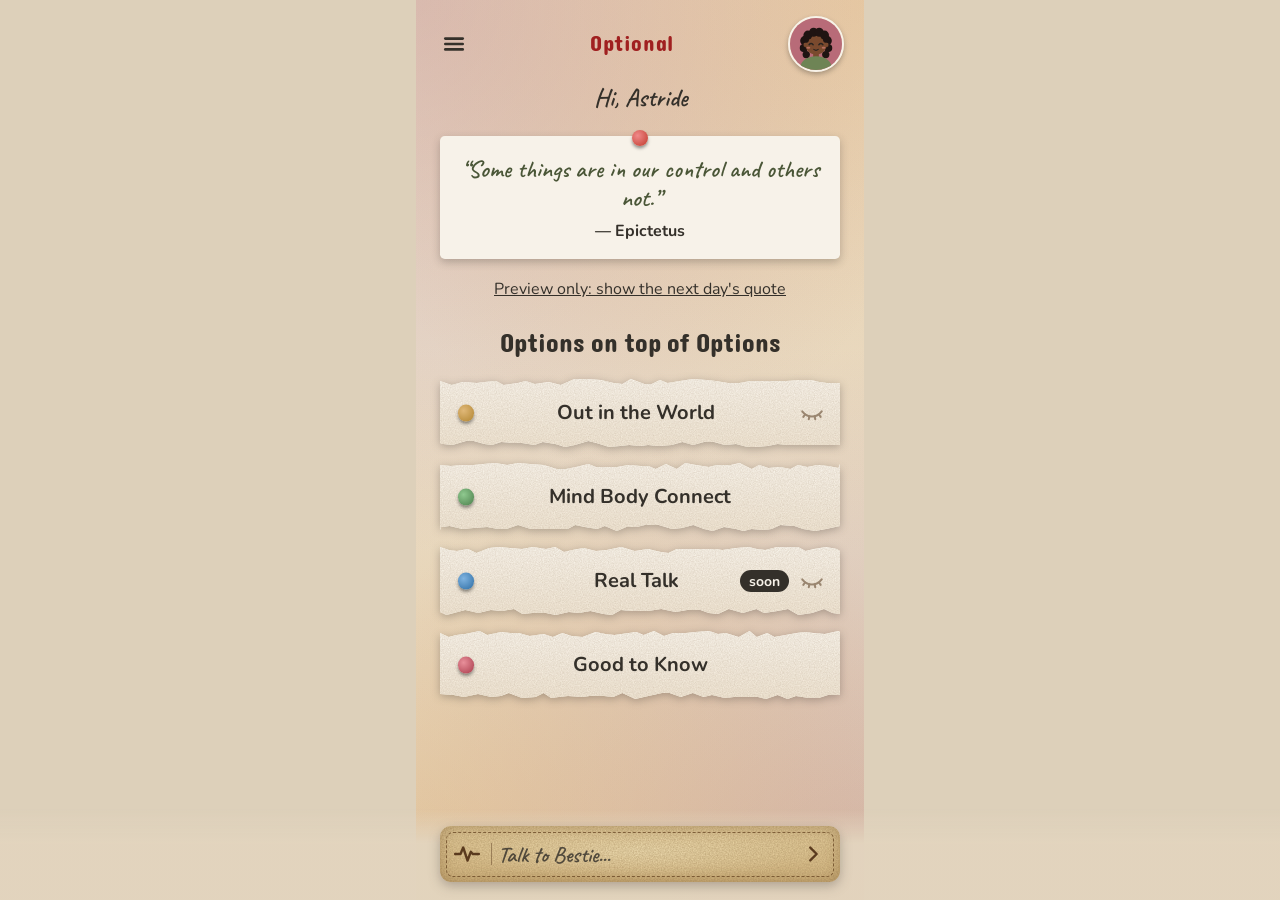
<file: wip/dashboard/index.html>
<!DOCTYPE html>
<html lang="en">
<head>
<meta charset="UTF-8">
<meta name="viewport" content="width=device-width, initial-scale=1.0">
<title>Optional: Options page and Astride &amp; Bestie (preview)</title>
<link rel="stylesheet" href="https://fonts.googleapis.com/css2?family=Dangrek&family=Caveat:wght@600&family=Nunito:wght@400;600;700&display=swap">
<style>


:root{
  --oat:#ECE4D5; --paper:#F7F2E9; --ink:#34302A; --slate:#2C3E4A;
  --red:#A02020; --button:#A4532A; --button-press:#8C4522; --green:#4F5C3A;
}
*{box-sizing:border-box;}
html{font-size:100%;}
body{
  margin:0; min-height:100vh; min-height:100dvh;
  background:#DDD0BA; color:var(--ink);
  font-family:'Nunito', system-ui, sans-serif; font-size:1.0625rem; line-height:1.5;
  display:flex; justify-content:center;
}
.app{
  width:100%; max-width:28rem; min-height:100vh; min-height:100dvh;
  background:
    radial-gradient(circle at 0% 0%, rgba(168,94,103,0.30) 0%, rgba(168,94,103,0) 55%),
    radial-gradient(circle at 100% 0%, rgba(224,162,78,0.34) 0%, rgba(224,162,78,0) 55%),
    radial-gradient(circle at 0% 100%, rgba(224,162,78,0.34) 0%, rgba(224,162,78,0) 55%),
    radial-gradient(circle at 100% 100%, rgba(168,94,103,0.30) 0%, rgba(168,94,103,0) 55%),
    linear-gradient(160deg, #EFE6D6 0%, #E4D8C3 100%);
  display:flex; flex-direction:column;
}
.screen{
  flex:1; display:flex; flex-direction:column; gap:1.5rem;
  padding:2rem 1.5rem 1.75rem;
}
.screen[hidden]{display:none;}

.tagline{
  margin:0; text-align:center;
  font-family:'Caveat', cursive; font-weight:600; font-size:1.75rem; line-height:1.2; color:var(--slate);
}
.couch{display:block; width:100%; max-width:22rem; height:auto; margin:0 auto;}
.couch.small{max-width:11rem;}

h1{
  margin:0; font-family:'Dangrek', system-ui, sans-serif; font-weight:400;
  font-size:2rem; line-height:1.3; text-wrap:balance; text-align:center;
}
h1 .line{display:block;}
h1 .opt{color:var(--red);}

.body{margin:0; font-size:1.0625rem; text-align:center;}
.hero{flex:1; display:flex; flex-direction:column; justify-content:center; gap:1.5rem;}
.note{margin:0; font-family:'Caveat', cursive; font-weight:600; font-size:1.5rem; line-height:1.3; color:var(--green);}

.actions{margin-top:auto; display:flex; flex-direction:column; gap:0.5rem;}
.btn{
  min-height:3.5rem; width:100%; border:none; border-radius:1.75rem;
  background:var(--button); color:var(--paper);
  font-family:inherit; font-size:1.1875rem; font-weight:700; cursor:pointer;
}
.btn:hover{background:var(--button-press);}
.btn:active{background:var(--button-press);}
.link{
  min-height:2.75rem; width:100%; border:none; background:none; color:var(--ink);
  font-family:inherit; font-size:1.0625rem; font-weight:700; text-decoration:underline; cursor:pointer;
}
.link:hover{color:var(--red);}
:focus-visible{outline:0.1875rem solid var(--slate); outline-offset:0.1875rem;}

.private{
  margin:0; display:flex; align-items:center; justify-content:center; gap:0.5rem;
  font-size:1rem; text-align:center;
}
.private svg{flex-shrink:0;}

label{display:block; margin-bottom:0.75rem; text-align:center;}
label.plain{margin:0;}
.hint{display:block;}
.back{
  align-self:flex-start; width:2.75rem; height:2.75rem; margin:-0.75rem 0 -1rem -0.5rem;
  border:none; background:none; color:var(--ink); border-radius:50%; cursor:pointer;
  display:flex; align-items:center; justify-content:center;
}
.back:hover{color:var(--red);}
#meet .hero, #you .hero{gap:1.25rem;}
#meet .actions{margin-top:0.5rem;}
input[type="text"]{
  width:100%; min-height:3.25rem; padding:0.75rem 1rem;
  border:0.125rem solid var(--ink); border-radius:0.75rem; background:#fff; color:var(--ink);
  font-family:inherit; font-size:1.0625rem; text-align:center;
}
.confirm{margin:0; font-weight:700; font-size:1.1875rem;}
.preview-note{
  margin:0; padding:1rem; border-radius:0.75rem; background:var(--paper); font-size:1rem; text-align:center;
}

.center{text-align:center;}
.sr-only{position:absolute; width:1px; height:1px; overflow:hidden; clip:rect(0 0 0 0); white-space:nowrap;}
#more .hero, #signup .hero, #key .hero, #login .hero{gap:1.25rem;}
.choices{display:flex; flex-direction:column; gap:0.75rem;}
.choice{
  min-height:3.5rem; width:100%; padding:0.75rem 1rem; text-align:left;
  border:0.125rem solid var(--ink); border-radius:0.875rem; background:var(--paper); color:var(--ink);
  font-family:inherit; font-size:1.125rem; font-weight:700; cursor:pointer;
}
.choice:hover{background:#fff;}
.choice span{display:inline-block; width:1.75rem;}
.field{display:flex; flex-direction:column;}
.flabel{font-weight:700; text-align:left; margin-bottom:0.375rem;}
.field input, .pw input{text-align:left;}
input[type="email"], input[type="password"]{
  width:100%; min-height:3.25rem; padding:0.75rem 1rem;
  border:0.125rem solid var(--ink); border-radius:0.75rem; background:#fff; color:var(--ink);
  font-family:inherit; font-size:1.0625rem;
}
.pw{position:relative;}
.pw input{padding-right:5rem;}
.show{
  position:absolute; right:0.25rem; top:50%; transform:translateY(-50%);
  min-width:4rem; min-height:2.75rem; border:none; background:none; color:var(--ink);
  font-family:inherit; font-size:1rem; font-weight:700; text-decoration:underline; cursor:pointer;
}
.hintline{margin:0.375rem 0 0; font-size:1rem;}
.error{margin:0.375rem 0 0; font-size:1rem; font-weight:700; color:#8A1C1C;}
.error:empty{display:none;}
.error.center{text-align:center;}
.btn:disabled{opacity:0.7; cursor:progress;}
#login-note:empty{display:none;}
.error::before{content:"! "; }
input[aria-invalid="true"]{border-color:#8A1C1C; border-width:0.1875rem;}
.keybox{
  padding:1.25rem 1rem; border-radius:0.875rem; background:var(--paper); border:0.125rem solid var(--ink);
  display:flex; flex-direction:column; align-items:center; gap:0.75rem;
}
.keytext{
  margin:0; font-family:ui-monospace, 'SFMono-Regular', Menlo, Consolas, monospace;
  font-size:1.25rem; font-weight:700; letter-spacing:0.05em; text-align:center; word-spacing:0.25em; line-height:1.6;
}
.copy{
  min-height:2.75rem; padding:0.5rem 1.25rem; border:0.125rem solid var(--ink); border-radius:1.5rem;
  background:none; color:var(--ink); font-family:inherit; font-size:1.0625rem; font-weight:700; cursor:pointer;
}
.copy:hover{background:#fff;}
#copy-status:empty{display:none;}
.check{display:flex; align-items:center; gap:0.75rem; min-height:2.75rem; margin:0; text-align:left; font-weight:700; cursor:pointer;}
.check input{width:1.5rem; height:1.5rem; flex-shrink:0; accent-color:var(--button);}

@media (prefers-reduced-motion: no-preference){
  .screen:not([hidden]){animation:fade 0.25s ease;}
  @keyframes fade{from{opacity:0;} to{opacity:1;}}
}

/* ================= HOME (mockup) ================= */
.home{flex:1; display:flex; flex-direction:column; gap:1.1rem; padding:1rem 1.5rem 7rem;}
.topbar{display:flex; align-items:center; justify-content:space-between;}
.iconbtn{width:2.75rem; height:2.75rem; border:none; background:none; color:var(--ink); border-radius:50%; cursor:pointer; display:flex; align-items:center; justify-content:center; margin-left:-0.5rem;}
.wordmark{margin:0; font-family:'Dangrek', system-ui, sans-serif; font-size:1.375rem; letter-spacing:0.03em; color:var(--red);}
.spacer{width:2.25rem;}
.home h1{font-size:1.75rem; text-align:center;}
.quote{margin:-0.75rem 0 0; text-align:center; font-family:'Caveat', cursive; font-weight:600; font-size:1.375rem; color:var(--green);}
.sechead{display:flex; align-items:center; justify-content:space-between; gap:0.5rem; margin-top:0.25rem;}
.sechead h2{margin:0; font-family:'Caveat', cursive; font-weight:600; font-size:1.625rem; line-height:1.1;}
.pill{min-height:2.75rem; padding:0.4rem 1rem; border:0.125rem solid var(--ink); border-radius:1.5rem; background:none; color:var(--ink); font-family:inherit; font-size:1rem; font-weight:700; cursor:pointer;}
.strips{display:flex; flex-direction:column; gap:0.75rem; filter:drop-shadow(0 0.18rem 0.25rem rgba(52,48,42,0.32));}
.strip{
  position:relative; width:100%; border:none; color:var(--ink); cursor:pointer; font-family:inherit;
  background-color:#FAF4E8;
  background-image:url("data:image/svg+xml;utf8,<svg xmlns='http://www.w3.org/2000/svg' width='220' height='220'><filter id='n'><feTurbulence type='fractalNoise' baseFrequency='0.85' numOctaves='3' stitchTiles='stitch'/><feColorMatrix values='0 0 0 0 0.42  0 0 0 0 0.32  0 0 0 0 0.22  0 0 0 0.38 0'/></filter><rect width='100%' height='100%' filter='url(%23n)'/></svg>"), linear-gradient(180deg, #FDF9F1 0%, #F5EBDA 100%);
}
.strip:focus-visible{outline:0.1875rem solid var(--slate); outline-offset:-0.5rem;}
.strip.event{padding:0.9rem 1rem 0.9rem 1.1rem; text-align:left; display:block;}
.strip.event .ev-name{display:block; font-size:1.0625rem; font-weight:700; line-height:1.3;}
.strip.event .ev-meta{display:block; font-size:1rem; line-height:1.4;}
.strip.event .ev-tags{display:block; font-size:1rem; line-height:1.4; color:#4A5637; font-weight:700;}
.strip.nav{min-height:3.75rem; padding:1rem 2.75rem; display:flex; align-items:center; justify-content:center; text-align:center; font-size:1.125rem; font-weight:700;}
.strip.nav::before{content:""; position:absolute; left:1.1rem; top:50%; transform:translateY(-50%); width:1rem; height:1rem; border-radius:50%; box-shadow:0 0.15rem 0.2rem rgba(0,0,0,0.4); background:radial-gradient(circle at 35% 35%, #8fc98f, #4a7d4a);}
.strip.nav.pink::before{background:radial-gradient(circle at 35% 35%, #e88f9a, #a83a4a);}
.strip.nav.blue::before{background:radial-gradient(circle at 35% 35%, #7fb3e0, #2c6ca3);}
.seeall{align-self:center; margin-top:-0.4rem;}
.sample{margin:0; text-align:center; font-size:1rem;}

/* ---- the Friend's bar: one-line journal, fixed to the bottom of every page ---- */
.friendbar-wrap{position:fixed; left:0; right:0; bottom:0; display:flex; justify-content:center; pointer-events:none;
  background:linear-gradient(180deg, rgba(228,216,195,0) 0%, rgba(226,212,190,0.96) 38%);}
.friendbar{pointer-events:auto; position:relative; width:100%; max-width:28rem; padding:1.1rem 1.5rem 1.1rem;}
.friendbar .inner{position:relative; filter:drop-shadow(0 0.25rem 0.35rem rgba(52,48,42,0.3));}
.friendbar input{
  display:block; width:100%; min-height:3.5rem; padding:0.5rem 3.6rem 0.5rem 1.3rem; text-align:left;
  border:none; border-radius:0.7rem; color:var(--ink);
  background-color:#E6CE9C;
  background-image:url("data:image/svg+xml;utf8,<svg xmlns='http://www.w3.org/2000/svg' width='240' height='240'><filter id='n'><feTurbulence type='fractalNoise' baseFrequency='0.75' numOctaves='4' stitchTiles='stitch'/><feColorMatrix values='0 0 0 0 0.36  0 0 0 0 0.24  0 0 0 0 0.10  0 0 0 0.62 0'/></filter><rect width='100%' height='100%' filter='url(%23n)'/></svg>"), radial-gradient(ellipse at 50% 45%, rgba(246,230,188,0.85) 0%, rgba(246,230,188,0) 65%), linear-gradient(180deg, #EAD4A4 0%, #DBBE88 100%);
  box-shadow:inset 0 0 0.9rem rgba(110,72,28,0.4);
  font-family:'Caveat', cursive; font-weight:600; font-size:1.4rem;
}
.friendbar input::placeholder{color:var(--ink); opacity:0.82;}
.friendbar .inner::before{content:""; position:absolute; inset:0.35rem; z-index:1; pointer-events:none; border:0.09rem dashed rgba(96,62,28,0.7); border-radius:0.45rem;}
.friendbar .send{position:absolute; right:0.45rem; top:50%; transform:translateY(-50%); z-index:2; width:2.6rem; height:2.6rem; border:none; border-radius:50%; background:var(--button); color:var(--paper); cursor:pointer; display:flex; align-items:center; justify-content:center;}
.strips .strip:nth-child(1){clip-path:polygon(0.0% 2px, 2.4% 2px, 5.8% 2px, 8.7% 4px, 11.5% 2px, 14.8% 0px, 18.0% 0px, 20.6% 2px, 24.2% 5px, 26.3% 0px, 28.3% 0px, 30.9% 4px, 34.2% 3px, 36.1% 5px, 39.2% 2px, 42.0% 0px, 44.0% 2px, 47.1% 2px, 49.0% 5px, 51.2% 0px, 54.1% 2px, 56.7% 0px, 59.0% 2px, 61.0% 1px, 63.5% 6px, 66.9% 3px, 68.7% 2px, 70.7% 2px, 73.2% 4px, 76.0% 0px, 79.0% 5px, 81.1% 1px, 84.2% 1px, 87.8% 2px, 91.2% 2px, 94.1% 1px, 97.0% 2px, 99.9% 1px, 100.0% 1px, 100.0% calc(100% - 3px), 97.4% calc(100% - 6px), 94.4% calc(100% - 2px), 91.2% calc(100% - 1px), 87.6% calc(100% - 4px), 84.9% calc(100% - 3px), 82.6% calc(100% - 5px), 79.3% calc(100% - 2px), 76.1% calc(100% - 4px), 72.9% calc(100% - 1px), 70.7% calc(100% - 2px), 68.6% calc(100% - 3px), 66.4% calc(100% - 3px), 64.5% calc(100% - 3px), 61.7% calc(100% - 2px), 59.0% calc(100% - 1px), 56.8% calc(100% - 1px), 53.6% calc(100% - 6px), 50.7% calc(100% - 3px), 47.9% calc(100% - 6px), 45.4% calc(100% - 5px), 42.0% calc(100% - 5px), 40.1% calc(100% - 2px), 37.2% calc(100% - 2px), 34.6% calc(100% - 1px), 32.7% calc(100% - 5px), 30.6% calc(100% - 2px), 27.1% calc(100% - 4px), 24.8% calc(100% - 4px), 21.5% calc(100% - 3px), 18.2% calc(100% - 4px), 15.2% calc(100% - 2px), 12.9% calc(100% - 6px), 9.9% calc(100% - 3px), 7.9% calc(100% - 6px), 5.0% calc(100% - 3px), 2.3% calc(100% - 6px), 0.0% calc(100% - 3px), 0.0% calc(100% - 4px));}
.strips.two .strip:nth-child(1){clip-path:polygon(0.0% 6px, 2.1% 3px, 5.4% 5px, 7.7% 0px, 10.4% 5px, 12.3% 6px, 14.7% 2px, 17.1% 0px, 20.5% 1px, 23.5% 5px, 25.3% 2px, 27.3% 2px, 29.7% 4px, 32.8% 5px, 35.4% 5px, 38.3% 2px, 41.5% 4px, 44.1% 3px, 46.1% 0px, 48.9% 6px, 50.7% 2px, 52.6% 4px, 56.2% 2px, 58.4% 6px, 60.8% 1px, 63.3% 1px, 66.2% 5px, 68.1% 6px, 70.4% 2px, 72.5% 1px, 75.0% 1px, 78.5% 4px, 81.5% 2px, 83.3% 5px, 86.5% 5px, 89.7% 2px, 93.0% 6px, 96.5% 1px, 99.9% 3px, 100.0% 1px, 100.0% calc(100% - 1px), 97.1% calc(100% - 2px), 94.9% calc(100% - 3px), 92.6% calc(100% - 6px), 90.1% calc(100% - 6px), 88.1% calc(100% - 3px), 86.0% calc(100% - 2px), 83.5% calc(100% - 2px), 81.1% calc(100% - 2px), 78.2% calc(100% - 1px), 74.9% calc(100% - 2px), 72.9% calc(100% - 1px), 70.8% calc(100% - 6px), 67.5% calc(100% - 2px), 65.2% calc(100% - 3px), 62.6% calc(100% - 2px), 59.4% calc(100% - 1px), 56.2% calc(100% - 2px), 52.9% calc(100% - 5px), 49.7% calc(100% - 6px), 47.5% calc(100% - 2px), 44.5% calc(100% - 0px), 42.6% calc(100% - 5px), 39.1% calc(100% - 5px), 35.9% calc(100% - 4px), 32.4% calc(100% - 6px), 29.4% calc(100% - 2px), 26.6% calc(100% - 4px), 23.6% calc(100% - 2px), 20.7% calc(100% - 4px), 18.5% calc(100% - 2px), 16.3% calc(100% - 2px), 13.1% calc(100% - 2px), 10.4% calc(100% - 2px), 7.7% calc(100% - 4px), 4.6% calc(100% - 6px), 2.6% calc(100% - 5px), 0.6% calc(100% - 2px), 0.0% calc(100% - 3px));}
.strips .strip:nth-child(2){clip-path:polygon(0.0% 1px, 1.8% 4px, 4.1% 2px, 7.2% 1px, 10.1% 0px, 11.9% 3px, 14.1% 0px, 17.0% 2px, 19.2% 4px, 22.4% 0px, 25.6% 2px, 28.6% 5px, 30.9% 3px, 34.5% 5px, 36.4% 2px, 38.4% 5px, 41.3% 0px, 44.4% 1px, 48.0% 2px, 49.9% 4px, 53.2% 5px, 56.0% 1px, 57.9% 3px, 61.1% 1px, 64.5% 1px, 66.9% 6px, 69.9% 5px, 72.0% 5px, 74.2% 4px, 77.2% 1px, 80.1% 2px, 82.9% 3px, 85.0% 2px, 87.3% 3px, 90.3% 0px, 92.5% 0px, 95.7% 2px, 98.0% 3px, 100.0% 4px, 100.0% calc(100% - 5px), 97.8% calc(100% - 6px), 95.3% calc(100% - 6px), 93.2% calc(100% - 2px), 91.0% calc(100% - 4px), 87.9% calc(100% - 2px), 84.4% calc(100% - 2px), 82.0% calc(100% - 2px), 79.3% calc(100% - 1px), 76.1% calc(100% - 1px), 74.0% calc(100% - 2px), 70.8% calc(100% - 2px), 67.9% calc(100% - 2px), 65.5% calc(100% - 6px), 62.7% calc(100% - 0px), 59.7% calc(100% - 1px), 56.6% calc(100% - 4px), 53.5% calc(100% - 5px), 51.5% calc(100% - 2px), 49.4% calc(100% - 0px), 45.9% calc(100% - 4px), 42.3% calc(100% - 2px), 39.6% calc(100% - 1px), 36.2% calc(100% - 4px), 32.9% calc(100% - 3px), 30.8% calc(100% - 2px), 28.1% calc(100% - 0px), 25.2% calc(100% - 6px), 23.4% calc(100% - 5px), 20.0% calc(100% - 4px), 17.7% calc(100% - 3px), 14.4% calc(100% - 1px), 12.4% calc(100% - 6px), 9.1% calc(100% - 2px), 7.1% calc(100% - 6px), 3.6% calc(100% - 2px), 1.3% calc(100% - 2px), 0.0% calc(100% - 4px));}
.strips.two .strip:nth-child(2){clip-path:polygon(0.0% 2px, 1.9% 3px, 5.3% 4px, 8.7% 5px, 10.8% 2px, 12.9% 4px, 16.5% 2px, 19.9% 0px, 22.5% 0px, 25.7% 5px, 29.2% 2px, 32.3% 1px, 34.7% 6px, 37.5% 2px, 41.0% 4px, 44.4% 5px, 47.0% 0px, 49.4% 4px, 52.3% 3px, 55.3% 4px, 57.4% 0px, 60.3% 3px, 62.1% 3px, 64.2% 5px, 66.8% 6px, 70.3% 3px, 72.8% 2px, 75.2% 2px, 78.0% 2px, 80.4% 6px, 82.2% 1px, 84.2% 0px, 87.3% 6px, 89.4% 3px, 92.3% 5px, 94.7% 2px, 98.2% 1px, 100.0% 3px, 100.0% calc(100% - 1px), 96.4% calc(100% - 5px), 92.9% calc(100% - 6px), 89.4% calc(100% - 5px), 86.1% calc(100% - 2px), 82.6% calc(100% - 6px), 79.1% calc(100% - 4px), 76.6% calc(100% - 3px), 73.8% calc(100% - 2px), 71.7% calc(100% - 0px), 68.7% calc(100% - 5px), 65.5% calc(100% - 6px), 63.1% calc(100% - 0px), 61.2% calc(100% - 4px), 59.3% calc(100% - 4px), 56.1% calc(100% - 3px), 53.8% calc(100% - 0px), 51.6% calc(100% - 4px), 49.7% calc(100% - 6px), 46.6% calc(100% - 4px), 43.5% calc(100% - 2px), 41.0% calc(100% - 4px), 38.9% calc(100% - 2px), 36.2% calc(100% - 6px), 34.1% calc(100% - 2px), 31.5% calc(100% - 0px), 29.3% calc(100% - 5px), 27.4% calc(100% - 2px), 24.9% calc(100% - 5px), 21.9% calc(100% - 2px), 18.9% calc(100% - 5px), 16.8% calc(100% - 2px), 14.0% calc(100% - 5px), 11.1% calc(100% - 1px), 7.8% calc(100% - 5px), 4.6% calc(100% - 4px), 1.5% calc(100% - 0px), 0.0% calc(100% - 4px));}
.strips .strip:nth-child(3){clip-path:polygon(0.0% 0px, 2.3% 2px, 5.8% 5px, 8.9% 1px, 11.5% 6px, 14.4% 2px, 17.2% 2px, 19.7% 0px, 23.0% 1px, 25.5% 1px, 27.6% 6px, 29.6% 2px, 32.5% 4px, 35.3% 2px, 37.3% 0px, 39.4% 0px, 42.7% 4px, 45.0% 1px, 47.7% 1px, 51.3% 0px, 53.3% 6px, 56.5% 5px, 58.9% 6px, 61.0% 1px, 64.2% 0px, 67.6% 4px, 70.0% 2px, 73.1% 1px, 76.6% 1px, 78.9% 5px, 82.0% 0px, 84.7% 2px, 87.6% 1px, 90.0% 1px, 93.4% 2px, 96.2% 4px, 98.2% 2px, 100.0% 1px, 100.0% calc(100% - 2px), 98.2% calc(100% - 1px), 96.2% calc(100% - 0px), 92.6% calc(100% - 5px), 90.6% calc(100% - 6px), 88.3% calc(100% - 6px), 85.0% calc(100% - 2px), 83.0% calc(100% - 0px), 81.1% calc(100% - 3px), 77.7% calc(100% - 2px), 75.6% calc(100% - 2px), 73.3% calc(100% - 2px), 69.9% calc(100% - 5px), 67.4% calc(100% - 0px), 65.2% calc(100% - 2px), 62.0% calc(100% - 3px), 58.9% calc(100% - 0px), 55.9% calc(100% - 4px), 53.7% calc(100% - 3px), 50.5% calc(100% - 2px), 47.3% calc(100% - 2px), 45.1% calc(100% - 6px), 42.4% calc(100% - 1px), 40.5% calc(100% - 1px), 37.7% calc(100% - 4px), 35.5% calc(100% - 6px), 32.3% calc(100% - 2px), 30.0% calc(100% - 1px), 27.0% calc(100% - 1px), 24.2% calc(100% - 2px), 22.0% calc(100% - 2px), 20.0% calc(100% - 2px), 17.5% calc(100% - 5px), 15.2% calc(100% - 2px), 12.4% calc(100% - 2px), 9.4% calc(100% - 3px), 7.1% calc(100% - 1px), 4.8% calc(100% - 4px), 1.5% calc(100% - 1px), 0.0% calc(100% - 3px));}
.strips.two .strip:nth-child(3){clip-path:polygon(0.0% 6px, 2.6% 4px, 5.3% 1px, 7.8% 1px, 9.7% 3px, 12.0% 4px, 15.3% 0px, 17.5% 2px, 19.9% 4px, 22.8% 0px, 26.4% 2px, 28.6% 2px, 31.2% 5px, 33.8% 3px, 35.8% 0px, 37.7% 5px, 40.6% 1px, 42.4% 2px, 45.3% 2px, 48.7% 0px, 51.1% 5px, 53.0% 2px, 55.0% 1px, 57.1% 3px, 60.0% 2px, 63.2% 6px, 65.3% 0px, 68.6% 3px, 71.1% 5px, 74.1% 2px, 76.4% 1px, 79.9% 2px, 82.0% 5px, 84.0% 4px, 85.9% 3px, 87.7% 2px, 90.7% 2px, 94.1% 4px, 96.1% 6px, 97.9% 5px, 100.0% 4px, 100.0% calc(100% - 0px), 96.8% calc(100% - 2px), 94.2% calc(100% - 1px), 90.6% calc(100% - 6px), 88.2% calc(100% - 2px), 86.0% calc(100% - 6px), 83.7% calc(100% - 5px), 80.4% calc(100% - 1px), 76.9% calc(100% - 2px), 74.6% calc(100% - 2px), 72.1% calc(100% - 0px), 69.3% calc(100% - 4px), 66.7% calc(100% - 6px), 63.4% calc(100% - 5px), 60.8% calc(100% - 6px), 57.3% calc(100% - 6px), 54.7% calc(100% - 2px), 52.1% calc(100% - 6px), 49.2% calc(100% - 3px), 47.0% calc(100% - 4px), 44.5% calc(100% - 1px), 41.3% calc(100% - 1px), 37.8% calc(100% - 2px), 35.9% calc(100% - 5px), 33.3% calc(100% - 2px), 30.4% calc(100% - 0px), 27.6% calc(100% - 1px), 25.1% calc(100% - 2px), 22.8% calc(100% - 5px), 20.6% calc(100% - 1px), 17.1% calc(100% - 0px), 15.0% calc(100% - 5px), 11.7% calc(100% - 3px), 8.2% calc(100% - 2px), 5.6% calc(100% - 2px), 3.1% calc(100% - 6px), 0.8% calc(100% - 3px), 0.0% calc(100% - 4px));}
.strips .strip:nth-child(4){clip-path:polygon(0.0% 2px, 2.7% 1px, 4.9% 3px, 7.2% 3px, 9.2% 0px, 11.2% 4px, 14.2% 2px, 17.1% 5px, 19.5% 5px, 22.8% 2px, 24.8% 1px, 27.7% 4px, 31.2% 1px, 34.7% 4px, 36.6% 2px, 38.6% 6px, 42.0% 3px, 44.0% 3px, 47.2% 0px, 50.3% 2px, 53.3% 5px, 55.8% 6px, 58.7% 2px, 61.0% 6px, 64.5% 5px, 67.4% 0px, 69.7% 0px, 71.9% 0px, 74.8% 4px, 78.4% 5px, 81.2% 2px, 83.2% 5px, 85.2% 3px, 88.1% 0px, 91.7% 0px, 94.7% 6px, 96.7% 2px, 100.0% 4px, 100.0% calc(100% - 0px), 97.1% calc(100% - 4px), 93.6% calc(100% - 1px), 91.3% calc(100% - 0px), 88.8% calc(100% - 2px), 85.7% calc(100% - 3px), 82.4% calc(100% - 0px), 80.1% calc(100% - 4px), 76.5% calc(100% - 5px), 73.7% calc(100% - 6px), 71.8% calc(100% - 6px), 69.5% calc(100% - 2px), 67.1% calc(100% - 6px), 65.2% calc(100% - 4px), 63.2% calc(100% - 2px), 60.2% calc(100% - 1px), 56.7% calc(100% - 2px), 53.7% calc(100% - 6px), 51.8% calc(100% - 2px), 49.5% calc(100% - 5px), 47.3% calc(100% - 3px), 44.4% calc(100% - 1px), 41.7% calc(100% - 2px), 38.7% calc(100% - 6px), 36.4% calc(100% - 3px), 33.0% calc(100% - 5px), 30.2% calc(100% - 5px), 26.7% calc(100% - 6px), 24.6% calc(100% - 0px), 22.7% calc(100% - 2px), 19.2% calc(100% - 2px), 16.7% calc(100% - 6px), 14.5% calc(100% - 2px), 11.5% calc(100% - 0px), 9.1% calc(100% - 0px), 6.3% calc(100% - 3px), 3.4% calc(100% - 2px), 1.3% calc(100% - 0px), 0.0% calc(100% - 1px));}
.strips.two .strip:nth-child(4){clip-path:polygon(0.0% 6px, 2.0% 2px, 4.8% 0px, 7.0% 4px, 10.0% 3px, 13.1% 2px, 15.0% 2px, 17.6% 0px, 19.6% 0px, 23.0% 2px, 25.0% 0px, 28.5% 4px, 30.7% 3px, 32.7% 0px, 35.9% 2px, 39.3% 4px, 42.4% 2px, 44.9% 4px, 48.0% 6px, 50.7% 0px, 52.5% 6px, 54.6% 3px, 56.5% 4px, 58.7% 3px, 62.0% 0px, 65.1% 4px, 68.5% 1px, 71.9% 4px, 74.1% 3px, 77.5% 3px, 81.0% 2px, 83.9% 2px, 87.4% 4px, 90.5% 2px, 92.8% 2px, 95.1% 2px, 97.0% 1px, 100.0% 1px, 100.0% calc(100% - 2px), 96.6% calc(100% - 4px), 93.3% calc(100% - 6px), 91.4% calc(100% - 6px), 89.1% calc(100% - 0px), 87.2% calc(100% - 5px), 84.2% calc(100% - 2px), 80.9% calc(100% - 1px), 78.2% calc(100% - 4px), 75.2% calc(100% - 2px), 71.9% calc(100% - 2px), 69.4% calc(100% - 5px), 66.9% calc(100% - 0px), 63.4% calc(100% - 2px), 60.9% calc(100% - 2px), 57.7% calc(100% - 3px), 55.1% calc(100% - 6px), 53.1% calc(100% - 4px), 50.8% calc(100% - 2px), 47.3% calc(100% - 5px), 44.1% calc(100% - 1px), 41.0% calc(100% - 6px), 38.0% calc(100% - 5px), 34.4% calc(100% - 6px), 32.5% calc(100% - 1px), 30.6% calc(100% - 1px), 28.1% calc(100% - 1px), 25.6% calc(100% - 2px), 22.3% calc(100% - 5px), 18.9% calc(100% - 1px), 16.8% calc(100% - 0px), 14.3% calc(100% - 2px), 11.1% calc(100% - 2px), 9.1% calc(100% - 3px), 6.4% calc(100% - 2px), 2.9% calc(100% - 4px), 0.0% calc(100% - 3px));}
.strips .strip:nth-child(5){clip-path:polygon(0.0% 4px, 2.6% 4px, 4.5% 5px, 6.3% 6px, 8.2% 4px, 11.4% 4px, 14.8% 0px, 18.2% 1px, 20.2% 2px, 22.4% 2px, 24.3% 2px, 26.4% 0px, 29.8% 2px, 32.2% 5px, 35.4% 5px, 37.4% 1px, 39.2% 5px, 41.6% 2px, 44.7% 4px, 47.5% 0px, 50.2% 5px, 53.7% 5px, 55.7% 0px, 58.0% 2px, 60.3% 2px, 62.8% 2px, 64.9% 6px, 67.7% 2px, 69.6% 0px, 72.5% 4px, 74.9% 2px, 77.0% 4px, 78.9% 1px, 80.7% 5px, 83.6% 6px, 86.2% 5px, 88.5% 3px, 91.4% 3px, 94.1% 2px, 97.7% 4px, 100.0% 1px, 100.0% calc(100% - 2px), 97.1% calc(100% - 1px), 93.7% calc(100% - 1px), 90.6% calc(100% - 2px), 87.4% calc(100% - 2px), 85.5% calc(100% - 6px), 82.1% calc(100% - 2px), 79.2% calc(100% - 4px), 76.7% calc(100% - 2px), 73.3% calc(100% - 2px), 70.2% calc(100% - 0px), 68.3% calc(100% - 2px), 66.0% calc(100% - 5px), 63.5% calc(100% - 3px), 60.2% calc(100% - 2px), 56.7% calc(100% - 0px), 53.7% calc(100% - 0px), 50.3% calc(100% - 6px), 47.4% calc(100% - 0px), 45.2% calc(100% - 3px), 41.7% calc(100% - 0px), 39.9% calc(100% - 5px), 37.0% calc(100% - 4px), 33.8% calc(100% - 6px), 30.5% calc(100% - 2px), 27.6% calc(100% - 2px), 24.1% calc(100% - 6px), 20.9% calc(100% - 2px), 18.1% calc(100% - 2px), 15.9% calc(100% - 2px), 13.9% calc(100% - 5px), 10.4% calc(100% - 4px), 8.5% calc(100% - 2px), 6.0% calc(100% - 3px), 4.2% calc(100% - 5px), 1.0% calc(100% - 1px), 0.0% calc(100% - 4px));}
.strips.two .strip:nth-child(5){clip-path:polygon(0.0% 2px, 2.3% 3px, 4.9% 6px, 7.7% 5px, 11.0% 2px, 14.4% 1px, 17.8% 6px, 20.1% 6px, 23.0% 0px, 25.3% 2px, 28.0% 2px, 31.3% 1px, 33.3% 5px, 35.8% 5px, 38.7% 3px, 41.2% 6px, 43.1% 2px, 46.3% 5px, 48.5% 5px, 51.7% 4px, 53.5% 2px, 55.4% 0px, 57.6% 2px, 60.4% 2px, 63.0% 2px, 66.1% 5px, 68.3% 4px, 71.1% 3px, 73.6% 0px, 75.9% 1px, 78.2% 6px, 81.4% 2px, 84.8% 2px, 86.8% 4px, 90.0% 2px, 92.8% 2px, 95.8% 1px, 99.4% 2px, 100.0% 3px, 100.0% calc(100% - 6px), 97.1% calc(100% - 6px), 94.7% calc(100% - 4px), 91.2% calc(100% - 6px), 87.7% calc(100% - 0px), 84.2% calc(100% - 2px), 81.4% calc(100% - 5px), 78.6% calc(100% - 0px), 75.1% calc(100% - 4px), 72.0% calc(100% - 3px), 70.0% calc(100% - 4px), 67.7% calc(100% - 2px), 65.7% calc(100% - 2px), 62.7% calc(100% - 4px), 59.8% calc(100% - 6px), 56.2% calc(100% - 3px), 54.0% calc(100% - 2px), 50.9% calc(100% - 4px), 48.8% calc(100% - 5px), 47.0% calc(100% - 5px), 44.7% calc(100% - 2px), 41.6% calc(100% - 1px), 38.5% calc(100% - 1px), 36.2% calc(100% - 2px), 33.7% calc(100% - 4px), 30.9% calc(100% - 5px), 28.0% calc(100% - 0px), 25.8% calc(100% - 0px), 23.7% calc(100% - 6px), 21.6% calc(100% - 6px), 19.1% calc(100% - 6px), 16.0% calc(100% - 4px), 12.5% calc(100% - 3px), 10.5% calc(100% - 1px), 7.5% calc(100% - 6px), 4.5% calc(100% - 2px), 1.0% calc(100% - 6px), 0.0% calc(100% - 1px));}


/* ================= clickable mockup additions ================= */
.page{flex:1; display:flex; flex-direction:column; gap:1.1rem; padding:1rem 1.5rem 7rem;}
.page[hidden]{display:none;}
.page h1{font-size:1.75rem; text-align:center;}
#more.page{padding-bottom:2rem;}
#more h1{font-size:2rem;}
.strip.nav.red::before{background:radial-gradient(circle at 35% 35%, #f08a8a, #c0392b);}
.strip.nav.amber::before{background:radial-gradient(circle at 35% 35%, #e0b878, #b0842f);}
.strips.five{gap:0.875rem;}
.stub{margin:0; padding:1rem; border-radius:0.75rem; background:rgba(247,242,233,0.7); text-align:center; font-size:1rem;}

/* big journal box (the "more of" page and the Friend's page) */
.bigbox{position:relative; margin-top:0.75rem; filter:drop-shadow(0 0.25rem 0.35rem rgba(52,48,42,0.3));}
.bigbox textarea{
  display:block; width:100%; min-height:8rem; resize:none; padding:1.25rem 3.75rem 1rem 1.4rem;
  border:none; border-radius:0.7rem; color:var(--ink);
  background-color:#E6CE9C;
  background-image:url("data:image/svg+xml;utf8,<svg xmlns='http://www.w3.org/2000/svg' width='240' height='240'><filter id='n'><feTurbulence type='fractalNoise' baseFrequency='0.75' numOctaves='4' stitchTiles='stitch'/><feColorMatrix values='0 0 0 0 0.36  0 0 0 0 0.24  0 0 0 0 0.10  0 0 0 0.62 0'/></filter><rect width='100%' height='100%' filter='url(%23n)'/></svg>"), radial-gradient(ellipse at 50% 45%, rgba(246,230,188,0.85) 0%, rgba(246,230,188,0) 65%), linear-gradient(180deg, #EAD4A4 0%, #DBBE88 100%);
  box-shadow:inset 0 0 1.2rem rgba(110,72,28,0.4);
  font-family:'Caveat', cursive; font-weight:600; font-size:1.4rem; line-height:1.6;
}
.bigbox textarea::placeholder{color:var(--ink); opacity:0.82;}
.bigbox::before{content:""; position:absolute; inset:0.45rem; z-index:1; pointer-events:none; border:0.09rem dashed rgba(96,62,28,0.7); border-radius:0.45rem;}
.bigbox .send{position:absolute; right:0.9rem; bottom:0.9rem; z-index:2; width:2.75rem; height:2.75rem; border:none; border-radius:50%; background:var(--button); color:var(--paper); cursor:pointer; display:flex; align-items:center; justify-content:center;}

/* chat bubbles on the Friend's page */
.thread{display:flex; flex-direction:column; gap:0.75rem;}
.bubble{max-width:85%; margin:0; padding:0.75rem 1rem; border-radius:1rem; font-size:1.0625rem;}
.bubble.friend{align-self:flex-start; background:var(--paper); border-bottom-left-radius:0.25rem;}
.bubble.me{align-self:flex-end; background:var(--button); color:var(--paper); border-bottom-right-radius:0.25rem;}

/* menu drawer */
.scrim{position:fixed; inset:0; background:rgba(52,48,42,0.5); z-index:20;}
.drawer{position:fixed; top:0; bottom:0; left:0; z-index:21; width:min(20rem, 86vw); padding:1.25rem 1.25rem 2rem;
  background:linear-gradient(160deg, #EFE6D6 0%, #E4D8C3 100%); box-shadow:0.4rem 0 1.2rem rgba(52,48,42,0.35);
  display:flex; flex-direction:column; gap:1rem; overflow-y:auto;}
.scrim[hidden], .drawer[hidden]{display:none;}
.drawer .head{display:flex; align-items:center; justify-content:space-between;}
body.hide-bar .friendbar-wrap{display:none;}
.strips.five .strip:nth-child(1){clip-path:polygon(0.0% 6px, 3.4% 6px, 6.0% 3px, 8.1% 6px, 11.0% 2px, 13.0% 4px, 15.1% 0px, 17.9% 2px, 21.5% 2px, 24.4% 1px, 26.3% 3px, 29.7% 0px, 32.9% 5px, 35.5% 3px, 38.2% 4px, 40.9% 1px, 43.5% 4px, 46.1% 1px, 49.1% 5px, 52.3% 4px, 54.2% 1px, 56.7% 4px, 59.2% 0px, 62.5% 0px, 64.7% 0px, 67.3% 2px, 69.9% 3px, 73.1% 4px, 75.5% 4px, 77.9% 2px, 81.1% 1px, 83.1% 1px, 84.9% 6px, 88.2% 2px, 91.2% 3px, 93.8% 3px, 97.4% 2px, 99.9% 2px, 100.0% 3px, 100.0% calc(100% - 3px), 98.2% calc(100% - 4px), 94.6% calc(100% - 0px), 92.4% calc(100% - 2px), 88.8% calc(100% - 1px), 87.0% calc(100% - 2px), 84.8% calc(100% - 4px), 83.0% calc(100% - 5px), 79.7% calc(100% - 2px), 77.7% calc(100% - 1px), 75.6% calc(100% - 3px), 73.7% calc(100% - 5px), 71.3% calc(100% - 6px), 69.2% calc(100% - 6px), 65.9% calc(100% - 2px), 62.6% calc(100% - 2px), 59.6% calc(100% - 4px), 56.2% calc(100% - 3px), 53.1% calc(100% - 2px), 50.0% calc(100% - 3px), 46.9% calc(100% - 2px), 43.5% calc(100% - 1px), 41.0% calc(100% - 1px), 39.0% calc(100% - 4px), 36.8% calc(100% - 2px), 34.5% calc(100% - 6px), 32.2% calc(100% - 2px), 28.7% calc(100% - 1px), 26.7% calc(100% - 6px), 23.9% calc(100% - 1px), 21.6% calc(100% - 3px), 18.4% calc(100% - 1px), 16.1% calc(100% - 6px), 13.9% calc(100% - 0px), 11.8% calc(100% - 5px), 9.0% calc(100% - 2px), 7.0% calc(100% - 2px), 3.6% calc(100% - 5px), 0.7% calc(100% - 2px), 0.0% calc(100% - 1px));}
.strips.menu .strip:nth-child(1){clip-path:polygon(0.0% 6px, 2.4% 2px, 5.1% 0px, 7.2% 6px, 10.2% 0px, 13.6% 4px, 16.7% 3px, 19.0% 2px, 21.9% 3px, 24.7% 4px, 28.0% 2px, 31.6% 5px, 33.8% 3px, 36.7% 6px, 39.0% 6px, 40.8% 2px, 43.2% 5px, 46.4% 4px, 49.2% 1px, 51.3% 2px, 54.3% 4px, 57.7% 2px, 61.1% 3px, 63.8% 3px, 65.9% 2px, 68.8% 4px, 71.3% 0px, 73.1% 2px, 75.2% 2px, 77.7% 0px, 80.5% 0px, 83.6% 5px, 87.0% 2px, 89.3% 2px, 92.8% 0px, 95.4% 3px, 97.4% 6px, 100.0% 3px, 100.0% calc(100% - 4px), 96.6% calc(100% - 0px), 94.0% calc(100% - 2px), 91.2% calc(100% - 5px), 87.7% calc(100% - 4px), 84.4% calc(100% - 2px), 80.9% calc(100% - 2px), 77.9% calc(100% - 2px), 74.3% calc(100% - 0px), 71.5% calc(100% - 2px), 68.4% calc(100% - 3px), 65.2% calc(100% - 4px), 63.3% calc(100% - 4px), 60.5% calc(100% - 2px), 57.5% calc(100% - 2px), 54.4% calc(100% - 3px), 50.8% calc(100% - 2px), 48.5% calc(100% - 3px), 44.9% calc(100% - 3px), 42.6% calc(100% - 5px), 39.5% calc(100% - 1px), 37.1% calc(100% - 4px), 34.5% calc(100% - 2px), 32.4% calc(100% - 2px), 30.0% calc(100% - 3px), 26.4% calc(100% - 6px), 24.3% calc(100% - 3px), 21.4% calc(100% - 2px), 19.2% calc(100% - 6px), 17.2% calc(100% - 2px), 14.5% calc(100% - 0px), 12.4% calc(100% - 2px), 9.0% calc(100% - 6px), 6.4% calc(100% - 6px), 3.2% calc(100% - 2px), 0.0% calc(100% - 1px));}
.strips.five .strip:nth-child(2){clip-path:polygon(0.0% 6px, 2.3% 5px, 4.3% 0px, 7.9% 6px, 10.2% 6px, 13.3% 3px, 16.1% 2px, 19.6% 5px, 21.7% 3px, 23.6% 3px, 25.6% 5px, 28.6% 1px, 30.4% 0px, 33.7% 3px, 35.7% 2px, 39.2% 1px, 42.2% 2px, 44.9% 2px, 48.5% 0px, 51.3% 1px, 53.8% 2px, 56.8% 6px, 59.5% 2px, 62.2% 1px, 65.8% 4px, 68.2% 5px, 71.6% 2px, 74.6% 1px, 76.9% 5px, 79.3% 2px, 81.2% 2px, 83.0% 0px, 85.2% 2px, 87.1% 3px, 90.3% 1px, 93.4% 3px, 95.6% 4px, 97.4% 4px, 100.0% 4px, 100.0% calc(100% - 0px), 97.3% calc(100% - 5px), 95.1% calc(100% - 4px), 92.5% calc(100% - 6px), 90.2% calc(100% - 2px), 87.6% calc(100% - 5px), 85.5% calc(100% - 3px), 82.0% calc(100% - 0px), 78.5% calc(100% - 5px), 76.4% calc(100% - 0px), 73.7% calc(100% - 3px), 70.8% calc(100% - 5px), 67.2% calc(100% - 2px), 65.4% calc(100% - 5px), 62.0% calc(100% - 4px), 59.0% calc(100% - 3px), 55.8% calc(100% - 6px), 53.1% calc(100% - 5px), 50.9% calc(100% - 6px), 47.4% calc(100% - 2px), 44.8% calc(100% - 0px), 42.5% calc(100% - 6px), 39.5% calc(100% - 3px), 36.3% calc(100% - 4px), 34.5% calc(100% - 0px), 31.4% calc(100% - 2px), 28.6% calc(100% - 4px), 26.1% calc(100% - 3px), 23.9% calc(100% - 6px), 20.4% calc(100% - 4px), 17.2% calc(100% - 2px), 14.6% calc(100% - 1px), 11.2% calc(100% - 3px), 8.3% calc(100% - 5px), 4.8% calc(100% - 2px), 2.0% calc(100% - 0px), 0.0% calc(100% - 1px));}
.strips.menu .strip:nth-child(2){clip-path:polygon(0.0% 2px, 3.2% 4px, 6.7% 2px, 10.0% 4px, 12.0% 0px, 14.6% 1px, 16.8% 2px, 18.8% 1px, 21.7% 5px, 24.9% 1px, 27.6% 2px, 30.9% 3px, 33.3% 4px, 35.2% 5px, 38.0% 6px, 40.5% 4px, 43.5% 4px, 45.4% 4px, 47.4% 3px, 49.7% 3px, 52.9% 5px, 55.0% 1px, 57.9% 5px, 61.5% 2px, 64.9% 2px, 68.3% 4px, 70.8% 3px, 73.8% 1px, 76.8% 6px, 79.4% 0px, 81.4% 2px, 84.5% 6px, 86.4% 5px, 88.4% 2px, 91.6% 2px, 94.1% 0px, 97.2% 6px, 99.6% 3px, 100.0% 1px, 100.0% calc(100% - 0px), 97.5% calc(100% - 5px), 95.4% calc(100% - 2px), 92.3% calc(100% - 2px), 89.4% calc(100% - 5px), 86.0% calc(100% - 4px), 83.0% calc(100% - 3px), 80.7% calc(100% - 3px), 77.4% calc(100% - 2px), 73.9% calc(100% - 1px), 71.7% calc(100% - 1px), 68.6% calc(100% - 5px), 65.7% calc(100% - 4px), 62.7% calc(100% - 5px), 60.6% calc(100% - 6px), 58.1% calc(100% - 6px), 54.6% calc(100% - 3px), 52.6% calc(100% - 1px), 49.5% calc(100% - 4px), 47.1% calc(100% - 0px), 44.2% calc(100% - 2px), 40.9% calc(100% - 2px), 38.5% calc(100% - 5px), 35.5% calc(100% - 4px), 32.9% calc(100% - 4px), 29.9% calc(100% - 2px), 27.6% calc(100% - 0px), 25.8% calc(100% - 3px), 23.2% calc(100% - 2px), 21.4% calc(100% - 4px), 18.3% calc(100% - 0px), 15.0% calc(100% - 6px), 12.5% calc(100% - 1px), 10.6% calc(100% - 4px), 8.7% calc(100% - 2px), 5.5% calc(100% - 0px), 3.0% calc(100% - 0px), 0.3% calc(100% - 3px), 0.0% calc(100% - 4px));}
.strips.five .strip:nth-child(3){clip-path:polygon(0.0% 4px, 2.3% 2px, 5.3% 2px, 8.7% 2px, 10.7% 3px, 13.8% 0px, 16.4% 0px, 20.0% 2px, 22.0% 4px, 25.2% 2px, 28.7% 4px, 31.2% 3px, 33.9% 2px, 36.9% 2px, 39.8% 1px, 42.2% 4px, 45.3% 2px, 47.9% 6px, 50.6% 4px, 52.8% 5px, 55.1% 6px, 57.3% 4px, 59.9% 2px, 62.7% 3px, 65.5% 3px, 68.6% 2px, 70.5% 6px, 73.0% 2px, 76.5% 0px, 78.7% 6px, 81.9% 6px, 84.9% 2px, 88.0% 4px, 91.4% 5px, 93.6% 5px, 96.3% 2px, 99.7% 3px, 100.0% 1px, 100.0% calc(100% - 0px), 97.2% calc(100% - 0px), 94.7% calc(100% - 5px), 92.6% calc(100% - 3px), 90.5% calc(100% - 1px), 87.1% calc(100% - 2px), 85.1% calc(100% - 0px), 81.6% calc(100% - 5px), 78.6% calc(100% - 0px), 76.6% calc(100% - 4px), 74.6% calc(100% - 4px), 71.2% calc(100% - 1px), 67.7% calc(100% - 5px), 64.3% calc(100% - 0px), 62.5% calc(100% - 5px), 60.4% calc(100% - 6px), 58.2% calc(100% - 3px), 55.9% calc(100% - 0px), 53.4% calc(100% - 2px), 50.3% calc(100% - 4px), 47.7% calc(100% - 3px), 45.5% calc(100% - 3px), 43.0% calc(100% - 3px), 40.2% calc(100% - 2px), 38.0% calc(100% - 5px), 35.4% calc(100% - 5px), 32.9% calc(100% - 1px), 31.0% calc(100% - 0px), 28.1% calc(100% - 0px), 25.1% calc(100% - 4px), 23.0% calc(100% - 6px), 19.4% calc(100% - 2px), 17.0% calc(100% - 4px), 14.3% calc(100% - 2px), 12.2% calc(100% - 0px), 10.2% calc(100% - 2px), 8.0% calc(100% - 4px), 5.1% calc(100% - 4px), 3.2% calc(100% - 2px), 1.3% calc(100% - 6px), 0.0% calc(100% - 4px));}
.strips.menu .strip:nth-child(3){clip-path:polygon(0.0% 6px, 3.3% 6px, 5.3% 2px, 7.1% 3px, 9.3% 4px, 11.2% 0px, 13.8% 5px, 16.1% 3px, 18.8% 3px, 22.0% 2px, 23.9% 0px, 25.8% 6px, 28.2% 2px, 31.0% 5px, 33.6% 5px, 36.2% 2px, 39.7% 2px, 42.6% 2px, 46.1% 2px, 47.9% 6px, 51.1% 6px, 54.1% 1px, 56.7% 2px, 58.8% 3px, 61.1% 4px, 63.0% 1px, 65.1% 2px, 68.0% 1px, 70.1% 6px, 72.4% 2px, 75.1% 5px, 78.0% 3px, 80.8% 4px, 83.7% 0px, 86.4% 6px, 89.3% 1px, 92.8% 6px, 94.8% 6px, 96.9% 6px, 99.1% 1px, 100.0% 4px, 100.0% calc(100% - 0px), 97.4% calc(100% - 2px), 94.6% calc(100% - 6px), 92.1% calc(100% - 4px), 89.6% calc(100% - 5px), 87.1% calc(100% - 3px), 83.8% calc(100% - 1px), 80.3% calc(100% - 1px), 76.8% calc(100% - 0px), 73.4% calc(100% - 0px), 70.7% calc(100% - 1px), 67.6% calc(100% - 0px), 64.8% calc(100% - 3px), 61.3% calc(100% - 2px), 58.0% calc(100% - 1px), 54.8% calc(100% - 4px), 51.3% calc(100% - 4px), 48.7% calc(100% - 2px), 46.5% calc(100% - 6px), 43.2% calc(100% - 3px), 39.6% calc(100% - 5px), 36.5% calc(100% - 5px), 33.2% calc(100% - 6px), 30.6% calc(100% - 5px), 27.2% calc(100% - 0px), 24.1% calc(100% - 5px), 20.5% calc(100% - 6px), 18.0% calc(100% - 4px), 15.3% calc(100% - 2px), 12.9% calc(100% - 2px), 10.6% calc(100% - 3px), 7.3% calc(100% - 4px), 4.3% calc(100% - 2px), 1.0% calc(100% - 5px), 0.0% calc(100% - 3px));}
.strips.five .strip:nth-child(4){clip-path:polygon(0.0% 1px, 2.9% 3px, 5.2% 4px, 7.5% 1px, 10.5% 4px, 13.1% 2px, 15.7% 1px, 17.9% 5px, 20.4% 4px, 22.8% 2px, 24.9% 4px, 27.0% 1px, 29.0% 5px, 30.9% 4px, 33.0% 2px, 35.6% 6px, 39.0% 1px, 42.4% 1px, 45.2% 5px, 47.3% 1px, 50.5% 6px, 53.2% 3px, 55.5% 3px, 58.2% 4px, 60.9% 1px, 62.9% 1px, 65.2% 1px, 67.0% 2px, 69.0% 1px, 71.6% 2px, 74.4% 6px, 76.7% 6px, 79.3% 1px, 81.6% 2px, 83.8% 6px, 85.7% 2px, 88.4% 4px, 91.2% 0px, 94.5% 2px, 98.0% 2px, 99.8% 5px, 100.0% 3px, 100.0% calc(100% - 5px), 97.7% calc(100% - 3px), 95.8% calc(100% - 6px), 92.5% calc(100% - 1px), 90.0% calc(100% - 0px), 87.9% calc(100% - 0px), 84.3% calc(100% - 4px), 81.6% calc(100% - 5px), 78.0% calc(100% - 1px), 76.1% calc(100% - 2px), 73.0% calc(100% - 0px), 70.7% calc(100% - 4px), 68.6% calc(100% - 3px), 65.7% calc(100% - 5px), 63.4% calc(100% - 5px), 61.5% calc(100% - 2px), 58.8% calc(100% - 3px), 56.4% calc(100% - 2px), 54.1% calc(100% - 2px), 51.3% calc(100% - 5px), 48.7% calc(100% - 0px), 46.4% calc(100% - 2px), 43.8% calc(100% - 5px), 41.8% calc(100% - 1px), 39.8% calc(100% - 0px), 36.7% calc(100% - 2px), 34.6% calc(100% - 6px), 31.9% calc(100% - 2px), 30.1% calc(100% - 1px), 27.8% calc(100% - 5px), 25.0% calc(100% - 2px), 23.0% calc(100% - 3px), 21.0% calc(100% - 2px), 19.0% calc(100% - 3px), 15.4% calc(100% - 5px), 11.8% calc(100% - 0px), 9.0% calc(100% - 6px), 6.7% calc(100% - 6px), 4.3% calc(100% - 1px), 0.9% calc(100% - 0px), 0.0% calc(100% - 4px));}
.strips.menu .strip:nth-child(4){clip-path:polygon(0.0% 4px, 3.4% 0px, 6.1% 5px, 9.4% 6px, 12.1% 5px, 15.0% 4px, 17.8% 2px, 21.2% 5px, 24.1% 2px, 27.0% 6px, 28.9% 0px, 31.0% 6px, 33.7% 4px, 36.5% 0px, 38.7% 2px, 40.8% 1px, 43.1% 1px, 45.9% 6px, 48.6% 2px, 51.8% 6px, 53.7% 2px, 57.1% 3px, 59.1% 2px, 61.5% 5px, 64.3% 2px, 67.8% 6px, 70.4% 0px, 73.7% 1px, 75.6% 3px, 78.4% 1px, 81.4% 2px, 84.0% 2px, 86.5% 4px, 88.9% 5px, 92.2% 1px, 94.0% 4px, 96.9% 4px, 99.8% 3px, 100.0% 3px, 100.0% calc(100% - 4px), 96.8% calc(100% - 5px), 93.8% calc(100% - 4px), 90.4% calc(100% - 0px), 87.9% calc(100% - 4px), 84.6% calc(100% - 2px), 82.4% calc(100% - 6px), 80.3% calc(100% - 6px), 77.0% calc(100% - 6px), 74.1% calc(100% - 4px), 72.1% calc(100% - 1px), 68.5% calc(100% - 2px), 66.5% calc(100% - 3px), 63.0% calc(100% - 2px), 60.9% calc(100% - 0px), 57.9% calc(100% - 6px), 55.9% calc(100% - 5px), 53.8% calc(100% - 3px), 51.3% calc(100% - 0px), 47.8% calc(100% - 6px), 45.1% calc(100% - 4px), 41.9% calc(100% - 1px), 39.5% calc(100% - 0px), 36.5% calc(100% - 5px), 33.6% calc(100% - 5px), 30.4% calc(100% - 1px), 27.6% calc(100% - 0px), 24.9% calc(100% - 5px), 22.3% calc(100% - 4px), 19.6% calc(100% - 4px), 17.6% calc(100% - 4px), 15.3% calc(100% - 4px), 13.1% calc(100% - 2px), 10.7% calc(100% - 1px), 8.0% calc(100% - 5px), 5.2% calc(100% - 5px), 2.2% calc(100% - 5px), 0.0% calc(100% - 4px));}
.strips.five .strip:nth-child(5){clip-path:polygon(0.0% 3px, 1.8% 0px, 3.9% 3px, 5.7% 2px, 9.1% 5px, 11.3% 5px, 13.9% 5px, 16.3% 4px, 18.7% 3px, 22.0% 5px, 24.3% 2px, 26.5% 6px, 29.8% 6px, 31.7% 5px, 34.3% 5px, 37.8% 6px, 40.3% 1px, 43.0% 0px, 45.2% 2px, 48.1% 0px, 50.4% 6px, 52.4% 1px, 55.9% 2px, 57.7% 6px, 60.8% 4px, 63.4% 3px, 65.5% 5px, 67.4% 4px, 69.8% 5px, 72.3% 6px, 74.7% 6px, 77.9% 4px, 80.6% 1px, 83.6% 2px, 86.0% 4px, 89.5% 1px, 91.8% 0px, 94.4% 0px, 97.9% 2px, 100.0% 4px, 100.0% calc(100% - 6px), 96.6% calc(100% - 6px), 94.8% calc(100% - 0px), 92.1% calc(100% - 1px), 89.3% calc(100% - 6px), 87.1% calc(100% - 6px), 84.0% calc(100% - 4px), 81.0% calc(100% - 0px), 79.1% calc(100% - 2px), 76.5% calc(100% - 0px), 73.6% calc(100% - 4px), 70.7% calc(100% - 4px), 67.9% calc(100% - 0px), 64.7% calc(100% - 2px), 62.9% calc(100% - 5px), 60.0% calc(100% - 0px), 57.9% calc(100% - 3px), 55.2% calc(100% - 5px), 52.8% calc(100% - 3px), 49.8% calc(100% - 5px), 47.1% calc(100% - 0px), 44.2% calc(100% - 3px), 41.8% calc(100% - 0px), 38.5% calc(100% - 1px), 34.9% calc(100% - 2px), 32.5% calc(100% - 2px), 30.1% calc(100% - 5px), 27.7% calc(100% - 6px), 24.8% calc(100% - 1px), 22.3% calc(100% - 0px), 20.3% calc(100% - 2px), 17.3% calc(100% - 6px), 14.0% calc(100% - 3px), 11.1% calc(100% - 5px), 8.6% calc(100% - 3px), 5.1% calc(100% - 1px), 1.5% calc(100% - 6px), 0.0% calc(100% - 4px));}
.strips.menu .strip:nth-child(5){clip-path:polygon(0.0% 3px, 3.1% 1px, 5.4% 3px, 7.6% 5px, 10.5% 2px, 13.3% 3px, 16.5% 6px, 19.3% 1px, 21.2% 1px, 23.7% 6px, 26.9% 6px, 30.0% 3px, 32.0% 1px, 34.4% 2px, 36.2% 2px, 38.9% 3px, 40.8% 6px, 43.9% 2px, 45.8% 1px, 48.4% 2px, 50.8% 2px, 54.3% 3px, 56.8% 2px, 60.0% 2px, 62.6% 1px, 64.7% 4px, 67.1% 2px, 70.4% 0px, 72.8% 2px, 74.9% 2px, 76.9% 4px, 79.4% 2px, 82.2% 0px, 84.7% 1px, 88.2% 2px, 90.9% 4px, 93.1% 2px, 96.3% 5px, 99.2% 3px, 100.0% 4px, 100.0% calc(100% - 2px), 97.1% calc(100% - 6px), 94.8% calc(100% - 4px), 92.1% calc(100% - 5px), 88.7% calc(100% - 6px), 86.6% calc(100% - 4px), 84.0% calc(100% - 2px), 81.8% calc(100% - 5px), 79.7% calc(100% - 1px), 76.3% calc(100% - 3px), 73.4% calc(100% - 1px), 71.6% calc(100% - 0px), 68.6% calc(100% - 2px), 65.0% calc(100% - 0px), 63.2% calc(100% - 2px), 60.9% calc(100% - 6px), 59.0% calc(100% - 0px), 55.8% calc(100% - 2px), 52.9% calc(100% - 1px), 49.5% calc(100% - 4px), 47.5% calc(100% - 0px), 44.0% calc(100% - 2px), 41.9% calc(100% - 5px), 38.4% calc(100% - 4px), 36.4% calc(100% - 4px), 34.5% calc(100% - 3px), 32.5% calc(100% - 1px), 29.2% calc(100% - 5px), 27.1% calc(100% - 0px), 25.0% calc(100% - 4px), 23.0% calc(100% - 3px), 21.0% calc(100% - 3px), 17.8% calc(100% - 6px), 14.8% calc(100% - 1px), 12.9% calc(100% - 6px), 10.5% calc(100% - 0px), 7.6% calc(100% - 6px), 5.1% calc(100% - 3px), 2.1% calc(100% - 2px), 0.0% calc(100% - 4px));}
.strips.five .strip:nth-child(6){clip-path:polygon(0.0% 5px, 2.6% 4px, 5.2% 6px, 7.0% 4px, 9.2% 3px, 11.1% 4px, 14.3% 2px, 17.8% 4px, 19.7% 3px, 23.2% 4px, 25.0% 2px, 28.3% 0px, 30.9% 4px, 34.5% 4px, 36.9% 2px, 40.2% 5px, 42.9% 2px, 46.4% 4px, 49.2% 4px, 52.8% 0px, 55.5% 3px, 58.2% 4px, 60.5% 6px, 63.1% 2px, 66.2% 0px, 68.8% 6px, 70.6% 6px, 73.7% 1px, 76.3% 1px, 79.0% 0px, 82.5% 3px, 86.0% 5px, 87.9% 0px, 90.8% 2px, 93.7% 6px, 96.5% 1px, 98.7% 1px, 100.0% 4px, 100.0% calc(100% - 1px), 97.8% calc(100% - 2px), 94.8% calc(100% - 1px), 91.7% calc(100% - 0px), 88.2% calc(100% - 2px), 86.1% calc(100% - 4px), 83.9% calc(100% - 0px), 81.7% calc(100% - 3px), 78.2% calc(100% - 1px), 75.3% calc(100% - 4px), 72.8% calc(100% - 0px), 70.2% calc(100% - 6px), 67.6% calc(100% - 0px), 65.7% calc(100% - 3px), 63.1% calc(100% - 4px), 59.7% calc(100% - 2px), 57.7% calc(100% - 3px), 55.7% calc(100% - 1px), 53.4% calc(100% - 6px), 50.8% calc(100% - 2px), 48.6% calc(100% - 2px), 45.2% calc(100% - 2px), 42.5% calc(100% - 2px), 40.4% calc(100% - 6px), 37.1% calc(100% - 2px), 34.9% calc(100% - 2px), 31.6% calc(100% - 6px), 29.2% calc(100% - 4px), 25.7% calc(100% - 1px), 22.5% calc(100% - 4px), 19.4% calc(100% - 3px), 16.6% calc(100% - 6px), 14.4% calc(100% - 6px), 11.7% calc(100% - 6px), 8.9% calc(100% - 1px), 5.8% calc(100% - 5px), 3.9% calc(100% - 1px), 0.7% calc(100% - 0px), 0.0% calc(100% - 4px));}
.strips.menu .strip:nth-child(6){clip-path:polygon(0.0% 0px, 2.8% 5px, 5.9% 1px, 9.0% 4px, 12.3% 2px, 14.3% 1px, 17.9% 2px, 20.5% 3px, 22.7% 0px, 25.9% 2px, 28.4% 1px, 31.0% 1px, 33.4% 6px, 35.4% 6px, 37.9% 2px, 41.0% 3px, 43.2% 0px, 46.4% 4px, 48.8% 5px, 51.3% 2px, 54.2% 2px, 57.0% 4px, 59.1% 6px, 62.1% 6px, 64.7% 1px, 67.8% 2px, 69.8% 2px, 73.3% 3px, 76.0% 0px, 79.6% 0px, 82.8% 0px, 85.2% 3px, 87.8% 0px, 90.5% 2px, 92.9% 2px, 95.5% 3px, 98.3% 2px, 100.0% 4px, 100.0% calc(100% - 2px), 96.8% calc(100% - 0px), 93.7% calc(100% - 4px), 90.9% calc(100% - 1px), 88.5% calc(100% - 0px), 86.2% calc(100% - 5px), 83.0% calc(100% - 6px), 80.7% calc(100% - 4px), 77.9% calc(100% - 6px), 75.5% calc(100% - 2px), 73.6% calc(100% - 1px), 71.5% calc(100% - 1px), 68.0% calc(100% - 2px), 66.1% calc(100% - 4px), 63.0% calc(100% - 2px), 59.8% calc(100% - 2px), 57.2% calc(100% - 4px), 53.8% calc(100% - 3px), 50.5% calc(100% - 4px), 47.5% calc(100% - 2px), 44.8% calc(100% - 4px), 42.3% calc(100% - 3px), 40.1% calc(100% - 5px), 37.0% calc(100% - 5px), 35.1% calc(100% - 0px), 33.2% calc(100% - 1px), 30.6% calc(100% - 4px), 27.9% calc(100% - 5px), 25.8% calc(100% - 2px), 23.7% calc(100% - 3px), 21.7% calc(100% - 5px), 18.7% calc(100% - 1px), 16.8% calc(100% - 2px), 14.6% calc(100% - 5px), 11.8% calc(100% - 2px), 9.1% calc(100% - 3px), 6.4% calc(100% - 2px), 3.6% calc(100% - 1px), 0.3% calc(100% - 3px), 0.0% calc(100% - 4px));}


/* map preview on Home */
.mapcard{position:relative; display:block; width:100%; height:8.5rem; padding:0; border:none; border-radius:0.6rem; overflow:hidden; cursor:pointer; background:#EDE3CF;
  box-shadow:0 0.2rem 0.5rem rgba(52,48,42,0.28), inset 0 0 0 0.0625rem rgba(138,106,79,0.3);}
.mapcard svg{display:block; width:100%; height:100%;}
.mapcard .tap{position:absolute; right:0.6rem; bottom:0.6rem; padding:0.3rem 0.8rem; border-radius:1rem; background:var(--ink); color:var(--paper); font-size:1rem; font-weight:700;}

/* coming-soon bits */
.soon{position:absolute; right:0.9rem; top:50%; transform:translateY(-50%); padding:0.1rem 0.55rem; border-radius:0.75rem; background:var(--ink); color:var(--paper); font-size:0.875rem; font-weight:700;}
.strip.nav.has-soon{padding-right:4.25rem;}
.notice{margin:0; padding:0.9rem 1rem; border-radius:0.75rem; background:var(--ink); color:var(--paper); text-align:center; font-size:1.0625rem; font-weight:700;}
.strip.nav.off{cursor:default;}
.strip.nav.off .lbl2{opacity:0.8;}
.campfire-card{margin:0; padding:1.1rem 1rem; border-radius:0.6rem; background:var(--ink); color:var(--paper); text-align:center;}
.campfire-card strong{display:block; font-family:'Dangrek', system-ui, sans-serif; font-weight:400; font-size:1.375rem;}
.campfire-card span{font-family:'Caveat', cursive; font-weight:600; font-size:1.25rem;}
.strips.rooms .strip:nth-child(1){clip-path:polygon(0.0% 1px, 2.2% 2px, 5.1% 2px, 8.0% 2px, 11.5% 4px, 13.6% 2px, 15.6% 2px, 18.8% 0px, 21.4% 5px, 24.1% 3px, 26.1% 2px, 28.7% 1px, 31.1% 3px, 34.0% 6px, 36.2% 5px, 38.2% 0px, 40.2% 5px, 42.9% 5px, 46.0% 0px, 48.8% 0px, 51.9% 2px, 54.7% 2px, 56.9% 2px, 58.7% 2px, 60.8% 1px, 64.1% 2px, 66.3% 3px, 69.2% 0px, 72.5% 5px, 74.9% 2px, 78.2% 5px, 81.3% 6px, 84.6% 5px, 86.8% 4px, 89.8% 2px, 92.3% 0px, 94.8% 6px, 97.6% 3px, 100.0% 1px, 100.0% calc(100% - 2px), 97.5% calc(100% - 1px), 95.6% calc(100% - 0px), 93.6% calc(100% - 6px), 91.2% calc(100% - 4px), 87.8% calc(100% - 4px), 85.7% calc(100% - 3px), 82.9% calc(100% - 4px), 80.7% calc(100% - 1px), 78.7% calc(100% - 4px), 76.2% calc(100% - 2px), 72.7% calc(100% - 0px), 70.2% calc(100% - 3px), 67.5% calc(100% - 0px), 65.6% calc(100% - 3px), 62.2% calc(100% - 5px), 60.1% calc(100% - 3px), 57.0% calc(100% - 1px), 55.2% calc(100% - 2px), 51.9% calc(100% - 4px), 50.0% calc(100% - 3px), 48.1% calc(100% - 6px), 45.3% calc(100% - 3px), 42.2% calc(100% - 2px), 39.7% calc(100% - 5px), 36.8% calc(100% - 5px), 34.8% calc(100% - 2px), 32.2% calc(100% - 2px), 29.3% calc(100% - 6px), 27.3% calc(100% - 1px), 23.8% calc(100% - 5px), 21.0% calc(100% - 5px), 17.7% calc(100% - 4px), 14.9% calc(100% - 0px), 11.9% calc(100% - 0px), 9.9% calc(100% - 0px), 7.7% calc(100% - 0px), 5.4% calc(100% - 1px), 2.3% calc(100% - 3px), 0.0% calc(100% - 3px));}
.strips.three .strip:nth-child(1){clip-path:polygon(0.0% 0px, 2.8% 6px, 5.0% 6px, 6.8% 4px, 9.7% 0px, 12.8% 5px, 15.3% 4px, 18.0% 6px, 21.3% 2px, 23.4% 5px, 25.8% 3px, 28.7% 4px, 31.4% 6px, 33.7% 4px, 36.2% 3px, 39.4% 0px, 42.4% 6px, 45.2% 6px, 47.0% 0px, 49.3% 5px, 52.2% 6px, 55.6% 2px, 58.1% 6px, 61.1% 3px, 63.4% 6px, 65.3% 5px, 67.2% 4px, 70.2% 0px, 72.6% 5px, 74.8% 0px, 77.9% 0px, 80.7% 1px, 83.4% 2px, 86.1% 2px, 88.6% 2px, 90.9% 2px, 94.5% 2px, 96.6% 2px, 99.0% 4px, 100.0% 4px, 100.0% calc(100% - 5px), 97.9% calc(100% - 2px), 94.8% calc(100% - 4px), 91.7% calc(100% - 2px), 88.8% calc(100% - 2px), 86.8% calc(100% - 4px), 84.0% calc(100% - 1px), 81.3% calc(100% - 2px), 79.4% calc(100% - 3px), 76.9% calc(100% - 5px), 75.1% calc(100% - 0px), 71.6% calc(100% - 2px), 69.3% calc(100% - 0px), 67.1% calc(100% - 4px), 65.3% calc(100% - 2px), 63.0% calc(100% - 6px), 59.6% calc(100% - 4px), 57.7% calc(100% - 2px), 55.0% calc(100% - 3px), 52.5% calc(100% - 2px), 49.8% calc(100% - 1px), 47.5% calc(100% - 2px), 45.6% calc(100% - 4px), 42.5% calc(100% - 1px), 40.1% calc(100% - 4px), 36.5% calc(100% - 4px), 34.5% calc(100% - 2px), 31.7% calc(100% - 2px), 29.4% calc(100% - 2px), 27.5% calc(100% - 2px), 25.4% calc(100% - 6px), 23.6% calc(100% - 2px), 20.3% calc(100% - 5px), 16.8% calc(100% - 3px), 14.6% calc(100% - 1px), 12.5% calc(100% - 2px), 10.4% calc(100% - 4px), 7.0% calc(100% - 2px), 5.2% calc(100% - 2px), 3.2% calc(100% - 2px), 0.0% calc(100% - 1px));}
.strips.rooms .strip:nth-child(2){clip-path:polygon(0.0% 3px, 2.9% 4px, 6.3% 1px, 9.4% 3px, 12.0% 2px, 14.0% 6px, 17.1% 3px, 19.9% 2px, 23.0% 2px, 26.2% 4px, 29.4% 6px, 31.4% 1px, 34.1% 6px, 37.0% 6px, 40.5% 5px, 43.9% 0px, 46.7% 5px, 49.2% 2px, 52.2% 2px, 54.2% 1px, 57.7% 0px, 59.5% 6px, 62.1% 4px, 64.5% 3px, 66.4% 3px, 69.3% 6px, 71.3% 5px, 74.1% 1px, 77.4% 0px, 80.0% 1px, 83.2% 1px, 86.4% 4px, 89.6% 3px, 92.9% 2px, 96.2% 3px, 98.4% 2px, 100.0% 3px, 100.0% calc(100% - 5px), 97.3% calc(100% - 2px), 94.8% calc(100% - 5px), 92.9% calc(100% - 2px), 89.3% calc(100% - 1px), 86.6% calc(100% - 2px), 83.7% calc(100% - 2px), 80.3% calc(100% - 6px), 76.8% calc(100% - 2px), 74.7% calc(100% - 2px), 72.7% calc(100% - 1px), 70.2% calc(100% - 2px), 68.3% calc(100% - 6px), 65.3% calc(100% - 2px), 62.0% calc(100% - 5px), 58.7% calc(100% - 1px), 56.3% calc(100% - 1px), 53.3% calc(100% - 1px), 50.7% calc(100% - 4px), 48.5% calc(100% - 0px), 46.6% calc(100% - 5px), 44.7% calc(100% - 2px), 41.6% calc(100% - 5px), 38.4% calc(100% - 1px), 35.5% calc(100% - 6px), 32.9% calc(100% - 4px), 31.0% calc(100% - 5px), 28.8% calc(100% - 6px), 25.8% calc(100% - 3px), 23.8% calc(100% - 0px), 20.4% calc(100% - 1px), 18.3% calc(100% - 5px), 15.0% calc(100% - 3px), 12.6% calc(100% - 4px), 10.3% calc(100% - 0px), 8.0% calc(100% - 5px), 5.5% calc(100% - 5px), 2.4% calc(100% - 3px), 0.1% calc(100% - 5px), 0.0% calc(100% - 3px));}
.strips.three .strip:nth-child(2){clip-path:polygon(0.0% 6px, 2.1% 4px, 4.5% 4px, 6.4% 4px, 8.5% 3px, 11.9% 0px, 14.5% 1px, 17.6% 5px, 19.5% 1px, 22.2% 1px, 24.5% 0px, 27.7% 2px, 30.9% 3px, 34.0% 5px, 37.4% 1px, 39.7% 4px, 42.8% 0px, 46.4% 3px, 49.1% 5px, 52.2% 5px, 55.6% 2px, 57.9% 2px, 60.1% 3px, 62.3% 4px, 65.9% 0px, 69.1% 3px, 71.3% 4px, 73.3% 1px, 76.0% 3px, 78.4% 2px, 81.6% 1px, 84.8% 2px, 87.7% 2px, 91.2% 6px, 94.8% 0px, 97.8% 1px, 100.0% 1px, 100.0% calc(100% - 2px), 96.9% calc(100% - 1px), 95.0% calc(100% - 1px), 92.4% calc(100% - 3px), 89.1% calc(100% - 5px), 87.0% calc(100% - 6px), 84.3% calc(100% - 2px), 82.5% calc(100% - 5px), 80.3% calc(100% - 3px), 77.4% calc(100% - 4px), 73.9% calc(100% - 4px), 71.0% calc(100% - 3px), 68.0% calc(100% - 4px), 65.5% calc(100% - 6px), 62.0% calc(100% - 6px), 58.9% calc(100% - 0px), 57.0% calc(100% - 3px), 54.0% calc(100% - 6px), 50.7% calc(100% - 1px), 48.3% calc(100% - 2px), 46.3% calc(100% - 4px), 44.4% calc(100% - 2px), 42.2% calc(100% - 2px), 38.8% calc(100% - 2px), 36.4% calc(100% - 3px), 32.9% calc(100% - 3px), 29.5% calc(100% - 3px), 26.8% calc(100% - 2px), 23.6% calc(100% - 6px), 20.1% calc(100% - 2px), 18.0% calc(100% - 5px), 14.5% calc(100% - 6px), 12.5% calc(100% - 2px), 10.1% calc(100% - 0px), 7.7% calc(100% - 6px), 4.2% calc(100% - 0px), 0.9% calc(100% - 2px), 0.0% calc(100% - 3px));}
.strips.rooms .strip:nth-child(3){clip-path:polygon(0.0% 0px, 2.3% 2px, 4.6% 0px, 7.0% 5px, 9.5% 0px, 11.5% 5px, 14.4% 3px, 16.4% 2px, 19.6% 2px, 21.6% 5px, 24.7% 1px, 28.1% 1px, 31.1% 2px, 34.3% 0px, 36.7% 2px, 39.5% 4px, 42.1% 0px, 45.3% 5px, 48.1% 6px, 50.2% 5px, 52.1% 2px, 55.1% 6px, 57.8% 2px, 60.3% 0px, 63.6% 2px, 66.7% 1px, 70.2% 4px, 72.3% 5px, 75.1% 1px, 78.2% 2px, 81.0% 5px, 82.8% 1px, 86.1% 5px, 88.0% 5px, 91.6% 2px, 94.3% 0px, 97.3% 6px, 100.0% 4px, 100.0% calc(100% - 3px), 97.2% calc(100% - 2px), 95.1% calc(100% - 6px), 92.7% calc(100% - 6px), 90.8% calc(100% - 2px), 88.2% calc(100% - 0px), 85.9% calc(100% - 5px), 82.9% calc(100% - 2px), 79.9% calc(100% - 0px), 77.9% calc(100% - 1px), 75.2% calc(100% - 1px), 73.3% calc(100% - 0px), 70.0% calc(100% - 2px), 68.1% calc(100% - 2px), 66.2% calc(100% - 5px), 64.0% calc(100% - 6px), 62.1% calc(100% - 5px), 59.6% calc(100% - 0px), 56.6% calc(100% - 2px), 53.2% calc(100% - 2px), 51.3% calc(100% - 2px), 48.8% calc(100% - 3px), 45.7% calc(100% - 0px), 42.5% calc(100% - 2px), 39.8% calc(100% - 2px), 36.3% calc(100% - 4px), 33.1% calc(100% - 2px), 30.7% calc(100% - 5px), 27.9% calc(100% - 2px), 24.7% calc(100% - 2px), 22.1% calc(100% - 2px), 19.5% calc(100% - 0px), 17.1% calc(100% - 6px), 14.7% calc(100% - 0px), 12.6% calc(100% - 5px), 9.3% calc(100% - 2px), 6.8% calc(100% - 1px), 4.1% calc(100% - 5px), 1.9% calc(100% - 5px), 0.0% calc(100% - 4px));}
.strips.three .strip:nth-child(3){clip-path:polygon(0.0% 2px, 3.3% 0px, 5.2% 2px, 7.4% 2px, 10.1% 2px, 13.3% 4px, 16.6% 1px, 18.9% 6px, 22.4% 1px, 25.3% 4px, 28.9% 4px, 31.3% 2px, 33.9% 1px, 36.1% 5px, 39.2% 6px, 42.5% 3px, 45.6% 6px, 49.1% 3px, 51.9% 5px, 54.2% 2px, 56.6% 2px, 59.4% 1px, 62.9% 2px, 65.5% 0px, 67.6% 6px, 69.6% 5px, 71.5% 0px, 74.9% 6px, 77.6% 6px, 80.4% 3px, 82.5% 0px, 85.7% 6px, 88.4% 0px, 91.5% 1px, 94.7% 3px, 97.4% 2px, 99.8% 2px, 100.0% 1px, 100.0% calc(100% - 1px), 97.4% calc(100% - 2px), 95.3% calc(100% - 4px), 92.5% calc(100% - 1px), 89.6% calc(100% - 4px), 87.4% calc(100% - 5px), 84.1% calc(100% - 5px), 81.6% calc(100% - 5px), 79.3% calc(100% - 0px), 75.7% calc(100% - 5px), 73.6% calc(100% - 2px), 71.1% calc(100% - 6px), 68.8% calc(100% - 4px), 66.6% calc(100% - 5px), 64.6% calc(100% - 2px), 62.5% calc(100% - 1px), 59.1% calc(100% - 1px), 56.4% calc(100% - 3px), 53.5% calc(100% - 4px), 50.9% calc(100% - 5px), 48.9% calc(100% - 5px), 47.1% calc(100% - 2px), 44.4% calc(100% - 2px), 42.0% calc(100% - 5px), 39.3% calc(100% - 4px), 36.7% calc(100% - 3px), 34.0% calc(100% - 2px), 32.0% calc(100% - 5px), 29.0% calc(100% - 1px), 27.2% calc(100% - 4px), 23.7% calc(100% - 0px), 20.9% calc(100% - 2px), 18.9% calc(100% - 2px), 15.4% calc(100% - 2px), 12.7% calc(100% - 2px), 9.8% calc(100% - 0px), 7.7% calc(100% - 6px), 4.7% calc(100% - 3px), 2.2% calc(100% - 3px), 0.2% calc(100% - 2px), 0.0% calc(100% - 1px));}
.strips.rooms .strip:nth-child(4){clip-path:polygon(0.0% 4px, 2.8% 2px, 6.3% 0px, 8.8% 5px, 10.7% 2px, 13.2% 4px, 16.5% 0px, 19.3% 2px, 21.1% 3px, 23.1% 5px, 25.2% 2px, 27.4% 5px, 30.2% 2px, 32.3% 6px, 35.7% 1px, 38.2% 6px, 41.7% 1px, 44.6% 6px, 46.5% 2px, 49.7% 2px, 52.4% 0px, 55.6% 6px, 58.5% 5px, 61.9% 6px, 65.4% 2px, 67.3% 0px, 70.6% 0px, 72.8% 1px, 75.8% 6px, 79.0% 6px, 81.0% 6px, 83.9% 0px, 86.6% 2px, 89.6% 3px, 91.5% 5px, 94.2% 5px, 96.8% 2px, 100.0% 4px, 100.0% calc(100% - 5px), 97.5% calc(100% - 0px), 94.2% calc(100% - 4px), 91.7% calc(100% - 1px), 89.2% calc(100% - 3px), 86.7% calc(100% - 3px), 83.5% calc(100% - 1px), 81.6% calc(100% - 2px), 78.5% calc(100% - 1px), 75.7% calc(100% - 1px), 73.5% calc(100% - 2px), 71.6% calc(100% - 2px), 69.0% calc(100% - 6px), 65.5% calc(100% - 0px), 62.5% calc(100% - 1px), 59.9% calc(100% - 1px), 58.0% calc(100% - 2px), 55.4% calc(100% - 5px), 53.2% calc(100% - 2px), 50.0% calc(100% - 3px), 46.5% calc(100% - 0px), 43.9% calc(100% - 5px), 41.7% calc(100% - 6px), 38.9% calc(100% - 2px), 35.5% calc(100% - 5px), 32.2% calc(100% - 1px), 30.2% calc(100% - 1px), 27.3% calc(100% - 5px), 25.0% calc(100% - 6px), 22.9% calc(100% - 0px), 19.9% calc(100% - 6px), 17.4% calc(100% - 2px), 14.0% calc(100% - 5px), 12.1% calc(100% - 6px), 10.2% calc(100% - 4px), 7.2% calc(100% - 4px), 3.6% calc(100% - 6px), 1.6% calc(100% - 4px), 0.0% calc(100% - 3px));}
.strips.three .strip:nth-child(4){clip-path:polygon(0.0% 6px, 1.9% 1px, 5.4% 2px, 8.6% 1px, 11.6% 6px, 14.5% 6px, 17.5% 3px, 20.1% 6px, 22.1% 3px, 25.5% 4px, 27.7% 4px, 29.6% 1px, 32.4% 3px, 35.3% 2px, 38.5% 6px, 41.0% 3px, 44.2% 2px, 46.5% 2px, 48.8% 6px, 51.3% 0px, 53.7% 4px, 56.5% 3px, 59.6% 6px, 61.4% 2px, 63.5% 2px, 66.7% 3px, 68.8% 6px, 70.7% 2px, 74.0% 6px, 76.7% 1px, 79.8% 0px, 82.2% 6px, 85.4% 0px, 88.7% 4px, 91.7% 3px, 95.2% 5px, 97.9% 0px, 100.0% 3px, 100.0% calc(100% - 1px), 98.2% calc(100% - 5px), 95.3% calc(100% - 6px), 92.5% calc(100% - 1px), 89.8% calc(100% - 2px), 87.5% calc(100% - 2px), 85.4% calc(100% - 0px), 82.1% calc(100% - 1px), 79.8% calc(100% - 2px), 77.9% calc(100% - 4px), 75.9% calc(100% - 6px), 73.6% calc(100% - 2px), 71.8% calc(100% - 2px), 69.7% calc(100% - 5px), 67.8% calc(100% - 3px), 65.1% calc(100% - 5px), 61.8% calc(100% - 5px), 59.0% calc(100% - 3px), 56.1% calc(100% - 3px), 53.8% calc(100% - 3px), 51.8% calc(100% - 1px), 49.3% calc(100% - 5px), 46.3% calc(100% - 4px), 43.0% calc(100% - 0px), 40.4% calc(100% - 5px), 37.9% calc(100% - 3px), 36.1% calc(100% - 0px), 33.8% calc(100% - 5px), 31.0% calc(100% - 2px), 29.0% calc(100% - 3px), 26.2% calc(100% - 3px), 22.9% calc(100% - 2px), 19.6% calc(100% - 3px), 17.5% calc(100% - 2px), 15.3% calc(100% - 1px), 12.3% calc(100% - 5px), 8.8% calc(100% - 1px), 7.0% calc(100% - 0px), 4.8% calc(100% - 4px), 2.0% calc(100% - 2px), 0.0% calc(100% - 4px));}
.strips.rooms .strip:nth-child(5){clip-path:polygon(0.0% 3px, 2.2% 4px, 5.0% 2px, 7.5% 4px, 10.4% 0px, 12.3% 2px, 14.9% 2px, 17.9% 4px, 20.2% 6px, 23.6% 6px, 27.1% 0px, 29.4% 2px, 31.3% 2px, 34.6% 1px, 36.5% 1px, 39.0% 0px, 41.6% 1px, 45.2% 5px, 48.0% 2px, 51.2% 0px, 53.8% 3px, 56.9% 6px, 60.1% 3px, 62.6% 4px, 65.6% 6px, 68.4% 4px, 71.1% 1px, 73.1% 2px, 75.4% 6px, 78.3% 2px, 80.9% 2px, 83.0% 4px, 85.0% 3px, 87.9% 5px, 91.4% 2px, 93.2% 3px, 96.0% 3px, 99.1% 1px, 100.0% 4px, 100.0% calc(100% - 3px), 97.7% calc(100% - 4px), 95.5% calc(100% - 5px), 92.3% calc(100% - 6px), 88.8% calc(100% - 2px), 86.6% calc(100% - 3px), 84.0% calc(100% - 4px), 80.5% calc(100% - 3px), 76.9% calc(100% - 0px), 73.4% calc(100% - 6px), 70.8% calc(100% - 2px), 67.9% calc(100% - 5px), 65.7% calc(100% - 2px), 62.5% calc(100% - 6px), 59.9% calc(100% - 0px), 56.5% calc(100% - 6px), 54.0% calc(100% - 2px), 51.5% calc(100% - 2px), 48.1% calc(100% - 1px), 44.9% calc(100% - 2px), 41.6% calc(100% - 0px), 38.3% calc(100% - 0px), 35.4% calc(100% - 5px), 32.7% calc(100% - 0px), 29.3% calc(100% - 0px), 27.3% calc(100% - 4px), 24.7% calc(100% - 3px), 22.1% calc(100% - 1px), 19.5% calc(100% - 0px), 16.3% calc(100% - 3px), 14.3% calc(100% - 4px), 11.4% calc(100% - 6px), 7.9% calc(100% - 3px), 5.3% calc(100% - 6px), 2.0% calc(100% - 2px), 0.0% calc(100% - 1px));}
.strips.three .strip:nth-child(5){clip-path:polygon(0.0% 2px, 3.4% 0px, 6.0% 5px, 9.2% 6px, 12.0% 4px, 14.0% 2px, 15.9% 5px, 19.0% 0px, 21.9% 4px, 24.1% 2px, 27.3% 0px, 30.0% 0px, 33.4% 2px, 37.0% 3px, 38.9% 2px, 41.5% 4px, 44.5% 2px, 46.9% 0px, 49.0% 4px, 51.6% 4px, 53.8% 4px, 56.6% 0px, 59.8% 2px, 62.8% 1px, 65.0% 2px, 68.4% 2px, 71.1% 4px, 74.1% 2px, 76.8% 5px, 79.7% 1px, 83.3% 3px, 85.1% 0px, 86.9% 0px, 90.5% 3px, 93.0% 1px, 95.9% 1px, 98.8% 5px, 100.0% 1px, 100.0% calc(100% - 6px), 96.5% calc(100% - 1px), 93.0% calc(100% - 1px), 90.5% calc(100% - 2px), 87.9% calc(100% - 4px), 86.1% calc(100% - 5px), 83.3% calc(100% - 2px), 80.0% calc(100% - 6px), 77.2% calc(100% - 6px), 74.4% calc(100% - 0px), 72.5% calc(100% - 5px), 69.5% calc(100% - 4px), 66.3% calc(100% - 0px), 63.7% calc(100% - 3px), 61.1% calc(100% - 1px), 58.7% calc(100% - 1px), 55.4% calc(100% - 1px), 53.2% calc(100% - 3px), 50.9% calc(100% - 5px), 48.1% calc(100% - 5px), 46.1% calc(100% - 2px), 43.5% calc(100% - 3px), 40.8% calc(100% - 5px), 37.8% calc(100% - 0px), 34.6% calc(100% - 2px), 32.4% calc(100% - 2px), 29.8% calc(100% - 3px), 26.7% calc(100% - 0px), 23.4% calc(100% - 5px), 20.5% calc(100% - 3px), 17.3% calc(100% - 0px), 14.4% calc(100% - 1px), 12.4% calc(100% - 0px), 8.9% calc(100% - 4px), 5.5% calc(100% - 1px), 2.0% calc(100% - 2px), 0.0% calc(100% - 4px));}
.strips.rooms .strip:nth-child(6){clip-path:polygon(0.0% 0px, 2.8% 6px, 5.1% 2px, 7.7% 6px, 9.9% 2px, 13.4% 6px, 15.4% 4px, 18.1% 5px, 20.3% 6px, 22.8% 2px, 25.3% 4px, 28.0% 0px, 31.2% 1px, 33.5% 2px, 35.8% 3px, 38.3% 3px, 41.8% 0px, 44.0% 2px, 46.2% 0px, 49.0% 2px, 51.9% 2px, 54.5% 0px, 57.9% 5px, 61.0% 1px, 63.1% 5px, 65.8% 2px, 68.9% 4px, 72.1% 0px, 74.5% 0px, 77.2% 2px, 79.9% 2px, 83.2% 0px, 86.0% 1px, 89.2% 2px, 91.5% 1px, 94.2% 6px, 97.5% 1px, 100.0% 3px, 100.0% calc(100% - 2px), 96.9% calc(100% - 3px), 93.9% calc(100% - 2px), 91.4% calc(100% - 3px), 87.9% calc(100% - 6px), 86.1% calc(100% - 5px), 83.3% calc(100% - 5px), 80.2% calc(100% - 4px), 77.7% calc(100% - 1px), 74.3% calc(100% - 3px), 72.2% calc(100% - 2px), 69.3% calc(100% - 5px), 66.5% calc(100% - 2px), 63.3% calc(100% - 1px), 60.9% calc(100% - 2px), 58.2% calc(100% - 1px), 56.3% calc(100% - 2px), 54.0% calc(100% - 1px), 51.5% calc(100% - 3px), 48.5% calc(100% - 5px), 46.2% calc(100% - 0px), 42.9% calc(100% - 0px), 40.8% calc(100% - 3px), 38.1% calc(100% - 1px), 35.6% calc(100% - 6px), 33.1% calc(100% - 3px), 30.6% calc(100% - 0px), 28.5% calc(100% - 5px), 26.4% calc(100% - 0px), 23.4% calc(100% - 3px), 20.9% calc(100% - 1px), 17.6% calc(100% - 2px), 14.7% calc(100% - 0px), 12.3% calc(100% - 6px), 9.6% calc(100% - 0px), 6.4% calc(100% - 2px), 4.3% calc(100% - 2px), 2.1% calc(100% - 3px), 0.0% calc(100% - 4px));}
.strips.three .strip:nth-child(6){clip-path:polygon(0.0% 2px, 2.1% 5px, 5.2% 1px, 7.3% 4px, 10.7% 5px, 14.0% 3px, 17.6% 2px, 19.9% 2px, 22.0% 4px, 25.5% 1px, 28.9% 0px, 32.3% 6px, 35.9% 2px, 39.4% 6px, 42.6% 3px, 45.2% 3px, 48.7% 2px, 51.2% 5px, 53.8% 6px, 57.2% 6px, 60.0% 2px, 62.4% 1px, 64.7% 0px, 66.8% 6px, 70.1% 6px, 72.1% 2px, 74.5% 2px, 77.7% 2px, 80.0% 1px, 82.1% 6px, 85.4% 4px, 88.1% 5px, 90.9% 6px, 92.9% 4px, 96.2% 6px, 98.7% 6px, 100.0% 3px, 100.0% calc(100% - 6px), 96.5% calc(100% - 4px), 94.3% calc(100% - 2px), 90.8% calc(100% - 1px), 88.4% calc(100% - 3px), 85.6% calc(100% - 6px), 82.2% calc(100% - 3px), 79.7% calc(100% - 4px), 77.8% calc(100% - 6px), 75.3% calc(100% - 3px), 73.3% calc(100% - 2px), 70.1% calc(100% - 0px), 66.9% calc(100% - 0px), 65.1% calc(100% - 6px), 61.8% calc(100% - 6px), 60.0% calc(100% - 2px), 57.2% calc(100% - 1px), 55.0% calc(100% - 2px), 52.6% calc(100% - 0px), 50.7% calc(100% - 5px), 48.9% calc(100% - 0px), 47.1% calc(100% - 1px), 44.9% calc(100% - 2px), 42.0% calc(100% - 3px), 38.5% calc(100% - 6px), 35.6% calc(100% - 6px), 33.7% calc(100% - 1px), 31.4% calc(100% - 6px), 29.2% calc(100% - 6px), 26.7% calc(100% - 3px), 24.2% calc(100% - 6px), 21.5% calc(100% - 6px), 19.3% calc(100% - 5px), 17.2% calc(100% - 2px), 14.4% calc(100% - 4px), 12.6% calc(100% - 0px), 10.7% calc(100% - 4px), 7.9% calc(100% - 2px), 4.7% calc(100% - 0px), 2.5% calc(100% - 6px), 0.0% calc(100% - 4px));}

/* ================= HOME HUB (preview) ================= */
.hub{flex:1; display:flex; flex-direction:column; gap:1.1rem; padding:1rem 1.5rem 7.5rem;}
.hub h1{font-size:1.9rem; text-align:center;}
.hubstrips{display:flex; flex-direction:column; gap:1rem; filter:drop-shadow(0 0.18rem 0.25rem rgba(52,48,42,0.32));}
.hubstrip{position:relative; width:100%; min-height:5.25rem; padding:0.9rem 1rem 0.9rem 3rem; border:none; cursor:pointer; text-align:left;
  color:var(--ink); font-family:inherit; display:flex; flex-direction:column; justify-content:center; gap:0.1rem;background-color:#FAF4E8;
  background-image:url("data:image/svg+xml;utf8,<svg xmlns='http://www.w3.org/2000/svg' width='220' height='220'><filter id='n'><feTurbulence type='fractalNoise' baseFrequency='0.85' numOctaves='3' stitchTiles='stitch'/><feColorMatrix values='0 0 0 0 0.42  0 0 0 0 0.32  0 0 0 0 0.22  0 0 0 0.38 0'/></filter><rect width='100%' height='100%' filter='url(%23n)'/></svg>"), linear-gradient(180deg, #FDF9F1 0%, #F5EBDA 100%);
}
.hubstrip::before{content:""; position:absolute; left:1.1rem; top:50%; transform:translateY(-50%); width:1.05rem; height:1.05rem; border-radius:50%; box-shadow:0 0.15rem 0.2rem rgba(0,0,0,0.4); background:radial-gradient(circle at 35% 35%, #e0b878, #b0842f);}
.hubstrip.green::before{background:radial-gradient(circle at 35% 35%, #8fc98f, #4a7d4a);}
.hubstrip.blue::before{background:radial-gradient(circle at 35% 35%, #7fb3e0, #2c6ca3);}
.hubstrip.pink::before{background:radial-gradient(circle at 35% 35%, #e88f9a, #a83a4a);}
.hubstrip .t{font-size:1.25rem; font-weight:700; line-height:1.2;}
.hubstrip .q{font-family:'Caveat', cursive; font-weight:600; font-size:1.3rem; line-height:1.15; color:#4A5637;}
.hubstrip .soon{position:absolute; right:0.9rem; top:0.9rem; transform:none;}
.hubstrip:focus-visible{outline:0.1875rem solid var(--slate); outline-offset:-0.5rem;}
.hubnote{margin:0; text-align:center; font-size:1rem;}
#hub-note:empty{display:none;}
.hubstrips > .stripwrap:nth-child(1) > .hubstrip{clip-path:polygon(0.0% 2px, 2.9% 6px, 5.7% 3px, 9.2% 4px, 11.2% 3px, 14.0% 2px, 15.9% 6px, 19.5% 4px, 21.4% 2px, 23.7% 5px, 27.2% 3px, 30.2% 6px, 33.6% 0px, 36.8% 0px, 40.2% 1px, 43.4% 4px, 45.6% 5px, 47.7% 0px, 51.1% 5px, 52.9% 5px, 55.0% 1px, 56.9% 4px, 60.0% 2px, 63.2% 0px, 66.6% 1px, 68.9% 2px, 72.0% 4px, 74.9% 4px, 77.6% 2px, 80.0% 2px, 83.4% 2px, 86.7% 2px, 90.2% 1px, 92.8% 1px, 94.8% 3px, 96.7% 4px, 99.9% 4px, 100.0% 4px, 100.0% calc(100% - 2px), 97.2% calc(100% - 2px), 94.1% calc(100% - 2px), 91.8% calc(100% - 2px), 89.3% calc(100% - 2px), 87.0% calc(100% - 2px), 84.4% calc(100% - 3px), 81.9% calc(100% - 1px), 78.9% calc(100% - 0px), 76.9% calc(100% - 0px), 74.0% calc(100% - 3px), 71.2% calc(100% - 2px), 68.5% calc(100% - 5px), 66.0% calc(100% - 5px), 63.3% calc(100% - 2px), 60.6% calc(100% - 5px), 57.9% calc(100% - 2px), 54.7% calc(100% - 1px), 52.0% calc(100% - 2px), 50.1% calc(100% - 1px), 47.3% calc(100% - 2px), 45.0% calc(100% - 1px), 42.3% calc(100% - 0px), 39.1% calc(100% - 4px), 37.1% calc(100% - 6px), 33.7% calc(100% - 2px), 31.3% calc(100% - 0px), 28.8% calc(100% - 3px), 25.7% calc(100% - 5px), 23.6% calc(100% - 2px), 20.5% calc(100% - 4px), 18.6% calc(100% - 4px), 15.3% calc(100% - 5px), 13.0% calc(100% - 2px), 11.1% calc(100% - 3px), 8.4% calc(100% - 6px), 6.5% calc(100% - 6px), 3.1% calc(100% - 2px), 0.8% calc(100% - 3px), 0.0% calc(100% - 4px));}
.hubstrips > .stripwrap:nth-child(2) > .hubstrip{clip-path:polygon(0.0% 2px, 2.7% 3px, 5.9% 2px, 8.4% 2px, 10.8% 1px, 13.8% 0px, 16.8% 2px, 19.5% 0px, 22.5% 1px, 25.9% 2px, 29.2% 6px, 31.5% 6px, 34.0% 4px, 37.1% 1px, 39.0% 4px, 41.2% 4px, 44.3% 4px, 47.1% 2px, 50.1% 3px, 52.1% 3px, 53.9% 6px, 56.5% 1px, 59.2% 6px, 61.3% 0px, 64.0% 2px, 67.2% 4px, 69.2% 2px, 72.7% 2px, 74.9% 0px, 77.9% 6px, 79.8% 2px, 82.1% 5px, 85.0% 4px, 87.6% 6px, 89.5% 2px, 91.8% 4px, 94.4% 2px, 97.0% 3px, 99.6% 5px, 100.0% 1px, 100.0% calc(100% - 5px), 96.5% calc(100% - 2px), 93.8% calc(100% - 0px), 90.8% calc(100% - 2px), 88.6% calc(100% - 5px), 85.1% calc(100% - 6px), 82.9% calc(100% - 2px), 81.0% calc(100% - 1px), 77.9% calc(100% - 2px), 75.9% calc(100% - 0px), 74.0% calc(100% - 2px), 71.0% calc(100% - 4px), 68.2% calc(100% - 0px), 66.0% calc(100% - 2px), 63.3% calc(100% - 6px), 60.5% calc(100% - 3px), 58.0% calc(100% - 2px), 54.7% calc(100% - 6px), 51.2% calc(100% - 6px), 49.2% calc(100% - 4px), 46.6% calc(100% - 4px), 44.2% calc(100% - 0px), 41.2% calc(100% - 5px), 39.3% calc(100% - 2px), 36.2% calc(100% - 4px), 33.8% calc(100% - 6px), 31.9% calc(100% - 2px), 29.1% calc(100% - 2px), 25.8% calc(100% - 2px), 22.7% calc(100% - 2px), 19.5% calc(100% - 6px), 16.6% calc(100% - 2px), 14.5% calc(100% - 2px), 11.8% calc(100% - 4px), 8.4% calc(100% - 3px), 5.6% calc(100% - 2px), 2.4% calc(100% - 5px), 0.3% calc(100% - 4px), 0.0% calc(100% - 1px));}
.hubstrips > .stripwrap:nth-child(3) > .hubstrip{clip-path:polygon(0.0% 0px, 2.2% 3px, 4.2% 4px, 7.0% 2px, 9.1% 6px, 12.3% 1px, 14.6% 0px, 17.5% 1px, 20.5% 2px, 23.2% 0px, 26.5% 2px, 28.8% 0px, 31.0% 5px, 33.1% 3px, 35.9% 1px, 39.0% 4px, 41.7% 3px, 45.3% 0px, 48.7% 4px, 52.0% 2px, 55.2% 5px, 57.1% 6px, 59.2% 2px, 62.6% 2px, 65.3% 2px, 68.8% 2px, 70.6% 3px, 74.1% 1px, 77.2% 0px, 79.2% 2px, 81.3% 3px, 84.3% 0px, 87.2% 0px, 89.5% 0px, 91.4% 4px, 93.5% 2px, 96.5% 0px, 99.2% 2px, 100.0% 4px, 100.0% calc(100% - 1px), 98.1% calc(100% - 2px), 96.0% calc(100% - 6px), 93.0% calc(100% - 2px), 89.6% calc(100% - 0px), 87.0% calc(100% - 6px), 84.4% calc(100% - 4px), 81.0% calc(100% - 2px), 79.1% calc(100% - 6px), 75.7% calc(100% - 2px), 72.2% calc(100% - 6px), 69.5% calc(100% - 1px), 67.2% calc(100% - 2px), 65.1% calc(100% - 5px), 61.8% calc(100% - 5px), 58.9% calc(100% - 3px), 55.3% calc(100% - 6px), 52.0% calc(100% - 4px), 50.2% calc(100% - 4px), 48.0% calc(100% - 4px), 45.2% calc(100% - 5px), 43.0% calc(100% - 0px), 40.9% calc(100% - 1px), 37.6% calc(100% - 4px), 34.7% calc(100% - 2px), 32.2% calc(100% - 3px), 28.9% calc(100% - 0px), 26.5% calc(100% - 2px), 23.1% calc(100% - 2px), 20.6% calc(100% - 1px), 18.5% calc(100% - 6px), 15.4% calc(100% - 4px), 12.7% calc(100% - 5px), 9.6% calc(100% - 2px), 6.3% calc(100% - 5px), 3.5% calc(100% - 2px), 1.6% calc(100% - 0px), 0.0% calc(100% - 3px));}
.hubstrips > .stripwrap:nth-child(4) > .hubstrip{clip-path:polygon(0.0% 2px, 2.2% 6px, 4.1% 4px, 6.3% 3px, 9.9% 0px, 11.8% 4px, 15.3% 1px, 17.6% 2px, 19.7% 2px, 22.4% 5px, 25.9% 3px, 28.2% 6px, 30.6% 2px, 32.9% 5px, 35.6% 6px, 38.9% 1px, 41.3% 3px, 43.6% 4px, 47.2% 2px, 49.1% 1px, 50.9% 4px, 53.5% 0px, 56.0% 5px, 58.3% 2px, 61.5% 2px, 63.8% 1px, 67.3% 0px, 69.5% 3px, 71.4% 2px, 74.7% 6px, 77.4% 0px, 79.2% 6px, 81.8% 2px, 83.6% 6px, 86.4% 4px, 89.2% 2px, 91.1% 1px, 93.3% 2px, 96.2% 3px, 99.6% 0px, 100.0% 1px, 100.0% calc(100% - 4px), 97.0% calc(100% - 4px), 94.7% calc(100% - 1px), 92.2% calc(100% - 1px), 89.0% calc(100% - 3px), 86.9% calc(100% - 0px), 84.4% calc(100% - 4px), 81.5% calc(100% - 0px), 79.5% calc(100% - 2px), 76.7% calc(100% - 2px), 73.5% calc(100% - 2px), 71.2% calc(100% - 1px), 68.0% calc(100% - 4px), 65.9% calc(100% - 2px), 63.2% calc(100% - 6px), 60.2% calc(100% - 2px), 57.4% calc(100% - 6px), 55.5% calc(100% - 6px), 52.1% calc(100% - 3px), 48.8% calc(100% - 0px), 45.6% calc(100% - 6px), 43.3% calc(100% - 2px), 41.0% calc(100% - 3px), 37.4% calc(100% - 3px), 35.6% calc(100% - 2px), 32.0% calc(100% - 3px), 29.7% calc(100% - 2px), 27.8% calc(100% - 1px), 25.9% calc(100% - 6px), 23.9% calc(100% - 2px), 20.5% calc(100% - 1px), 17.2% calc(100% - 6px), 15.2% calc(100% - 3px), 12.8% calc(100% - 2px), 9.5% calc(100% - 5px), 6.0% calc(100% - 2px), 3.4% calc(100% - 4px), 0.0% calc(100% - 5px), 0.0% calc(100% - 3px));}

/* daily quote, pinned at the top of Home */
.daily{position:relative; margin:0.4rem 0 0; padding:1.2rem 1.1rem 1rem; border-radius:0.3rem; text-align:center;
  background:var(--paper); box-shadow:0 0.2rem 0.5rem rgba(52,48,42,0.28);}
.daily::before{content:""; position:absolute; left:50%; top:-0.4rem; transform:translateX(-50%); width:1rem; height:1rem; border-radius:50%;
  box-shadow:0 0.15rem 0.2rem rgba(0,0,0,0.4); background:radial-gradient(circle at 35% 35%, #f08a8a, #c0392b);}
.daily .lbl{display:block; margin-bottom:0.2rem; font-size:1rem; font-weight:700;}
.daily .words{display:block; font-family:'Caveat', cursive; font-weight:600; font-size:1.6rem; line-height:1.2; color:#4A5637;}
.hub h1{font-size:1.6rem;}
.hubstrip{min-height:4.25rem; padding:0.9rem 2.9rem; align-items:center; text-align:center;}
.hubstrip .soon{top:50%; transform:translateY(-50%);}
.daily .by{display:block; margin-top:0.35rem; font-size:1rem; font-weight:700;}
.daily .by::before{content:"\2014\00a0";}
.daily .words{font-size:1.5rem;}

/* ===== profile circle + greeting ===== */
.avatarbtn{width:2.9rem; height:2.9rem; padding:0; border:0.15rem solid var(--paper); border-radius:50%; cursor:pointer; overflow:hidden; background:none;
  box-shadow:0 0.15rem 0.35rem rgba(52,48,42,0.35); margin-right:-0.25rem;}
.avatarbtn svg, .avatar-big svg, .avopt svg{display:block; width:100%; height:100%;}
.avatarbtn:focus-visible, .avopt:focus-visible{outline:0.1875rem solid var(--slate); outline-offset:0.15rem;}
.hello{margin:-0.35rem 0 0; font-family:'Caveat', cursive; font-weight:600; font-size:1.6rem; line-height:1.1; text-align:center;}
.daily.long .words{font-size:1.3rem;}
.previewlink{align-self:center; margin:-0.6rem 0 0; padding:0.35rem 0.6rem; min-height:2.75rem; border:none; background:none; color:var(--ink); font-family:inherit; font-size:1rem; text-decoration:underline; cursor:pointer;}

/* ===== You page ===== */
.you{flex:1; display:flex; flex-direction:column; gap:1.1rem; padding:1rem 1.5rem 7.5rem;}
.you[hidden], .hub[hidden]{display:none;}
.you .topbar .title{margin:0; font-family:'Dangrek', system-ui, sans-serif; font-size:1.375rem; color:var(--ink);}
.youcard{display:flex; flex-direction:column; align-items:center; gap:0.5rem; text-align:center;}
.avatar-big{width:6.5rem; height:6.5rem; border-radius:50%; overflow:hidden; border:0.2rem solid var(--paper); box-shadow:0 0.2rem 0.5rem rgba(52,48,42,0.3);}
.youcard .name{margin:0; font-family:'Caveat', cursive; font-weight:600; font-size:2rem; line-height:1;}
.linkbtn{min-height:2.75rem; padding:0.4rem 0.8rem; border:none; background:none; color:var(--ink); font-family:inherit; font-size:1rem; font-weight:700; text-decoration:underline; cursor:pointer;}
.avpicker{display:flex; flex-direction:column; gap:0.6rem; padding:1rem; border-radius:0.6rem; background:rgba(247,242,233,0.75);}
.avpicker[hidden]{display:none;}
.avpicker h2{margin:0; font-size:1.125rem;}
.avgrid{display:grid; grid-template-columns:repeat(3, 1fr); gap:0.75rem; justify-items:center;}
.avopt{width:4rem; height:4rem; padding:0; border:0.2rem solid transparent; border-radius:50%; overflow:hidden; cursor:pointer; background:none;}
.avopt[aria-pressed="true"]{border-color:var(--ink);}
.avpicker .small{margin:0; font-size:1rem;}
.yousec{display:flex; flex-direction:column; gap:0.7rem;}
.yousec h2{margin:0.4rem 0 0; font-family:'Caveat', cursive; font-weight:600; font-size:1.75rem; line-height:1.1;}
.entry{position:relative; margin:0; padding:0.9rem 1rem 0.9rem 1.1rem; border-radius:0.35rem; background:#E6CE9C;
  box-shadow:inset 0 0 0.9rem rgba(110,72,28,0.3), 0 0.15rem 0.3rem rgba(52,48,42,0.25);}
.entry .when{display:block; font-size:1rem; font-weight:700;}
.entry .txt{display:block; font-family:'Caveat', cursive; font-weight:600; font-size:1.35rem; line-height:1.25;}
.samplenote{margin:0; font-size:1rem; text-align:center;}
.btnrow{display:flex; flex-wrap:wrap; gap:0.6rem; justify-content:center;}
.btn{min-height:2.75rem; padding:0.55rem 1.1rem; border:none; border-radius:1.5rem; background:var(--button); color:var(--paper); font-family:inherit; font-size:1rem; font-weight:700; cursor:pointer;}
.btn:active{background:var(--button-press);}
.btn.ghost{background:none; color:var(--ink); border:0.125rem solid var(--ink);}
.btn:focus-visible{outline:0.1875rem solid var(--slate); outline-offset:0.15rem;}
.soonbox{margin:0; padding:0.9rem 1rem; border-radius:0.6rem; background:rgba(247,242,233,0.75); text-align:center; font-size:1rem;}
.soonbox strong{display:block; font-size:1.0625rem;}
.sr-only{position:absolute; width:1px; height:1px; padding:0; margin:-1px; overflow:hidden; clip:rect(0,0,0,0); white-space:nowrap; border:0;}

/* ===== tweaks: subtler send arrow, bigger profile circle ===== */
.friendbar .send{width:2.75rem; height:2.75rem; right:0.35rem; background:none; color:var(--button);}
.friendbar .send .dot{width:2rem; height:2rem; border-radius:50%; display:flex; align-items:center; justify-content:center; border:0.125rem solid var(--button);}
.friendbar .send:active .dot{background:var(--button); color:var(--paper);}
.friendbar .send:focus-visible{outline:0.1875rem solid var(--slate); outline-offset:0;}
.friendbar input{padding-right:3.2rem;}
.avatarbtn{width:3.5rem; height:3.5rem;}

/* ===== Pulse button in the bar ===== */
.barrow{display:flex; align-items:center; gap:0.6rem;}
.barrow .inner{flex:1; min-width:0;}
.pulsebtn{flex:0 0 auto; width:3.5rem; height:3.5rem; border:none; border-radius:50%; cursor:pointer; background:var(--red); color:var(--paper);
  display:flex; flex-direction:column; align-items:center; justify-content:center; gap:0.05rem; font-family:inherit; font-size:0.8rem; font-weight:700; line-height:1;
  box-shadow:0 0.2rem 0.45rem rgba(52,48,42,0.35);}
.pulsebtn:focus-visible{outline:0.1875rem solid var(--slate); outline-offset:0.2rem;}
@media (prefers-reduced-motion: no-preference){
  .pulsebtn{animation:beat 2.4s ease-in-out 1s 2;}
  @keyframes beat{0%,100%{transform:scale(1);} 12%{transform:scale(1.08);} 24%{transform:scale(1);} 36%{transform:scale(1.05);} 48%{transform:scale(1);}}
}

/* ===== Pulse check-in sheet ===== */
.sheet-scrim{position:fixed; inset:0; z-index:30; background:rgba(52,48,42,0.5); display:flex; align-items:flex-end; justify-content:center;}
.sheet-scrim[hidden]{display:none;}
.sheet{width:100%; max-width:28rem; max-height:92vh; overflow-y:auto; padding:1.25rem 1.5rem 1.75rem; border-radius:1.1rem 1.1rem 0 0;
  background:linear-gradient(160deg, #EFE6D6 0%, #E4D8C3 100%); box-shadow:0 -0.3rem 1.2rem rgba(52,48,42,0.3);
  display:flex; flex-direction:column; gap:1rem;}
.sheet .shead{display:flex; align-items:center; justify-content:space-between;}
.sheet .shead p{margin:0; font-size:1rem; font-weight:700;}
.sheet h2{margin:0; font-family:'Caveat', cursive; font-weight:600; font-size:2rem; line-height:1.1; text-align:center;}
.sheet .sub{margin:-0.5rem 0 0; text-align:center; font-size:1rem;}
.step[hidden]{display:none;}
.step{display:flex; flex-direction:column; gap:0.75rem;}
.choice2{min-height:3.25rem; padding:0.7rem 1rem; border:none; border-radius:0.6rem; background:var(--paper); color:var(--ink);
  font-family:inherit; font-size:1.0625rem; font-weight:700; cursor:pointer; box-shadow:0 0.15rem 0.3rem rgba(52,48,42,0.2);}
.choice2:active, .choice2[aria-pressed="true"]{background:var(--ink); color:var(--paper);}
.choice2:focus-visible{outline:0.1875rem solid var(--slate); outline-offset:0.15rem;}
.scale{display:grid; grid-template-columns:repeat(5, 1fr); gap:0.5rem;}
.scale .choice2{padding:0.6rem 0; font-size:1.25rem;}
.scale-ends{display:flex; justify-content:space-between; margin-top:-0.4rem; font-size:1rem;}
.crisis{margin:0.25rem 0 0; text-align:center; font-size:1rem;}
.crisis a{color:var(--ink); font-weight:700;}
.done-msg{margin:0; text-align:center; font-family:'Caveat', cursive; font-weight:600; font-size:1.6rem; line-height:1.2;}
.sheet .note{margin:0; text-align:center; font-size:1rem;}

/* ===== round 3: Pulse inside the bar, plain caret ===== */
.friendbar .send{background:none; color:#5A3A1E; width:2.75rem; height:2.75rem; right:0.3rem;}
.friendbar .send:active{color:#3A2410;}
.friendbar .pulsebtn{position:absolute; left:0.3rem; top:50%; transform:translateY(-50%); z-index:2; width:2.75rem; height:2.75rem;
  border:none; border-radius:50%; background:none; color:#5A3A1E; box-shadow:none; animation:none; display:flex; align-items:center; justify-content:center; cursor:pointer;}
.friendbar .pulsebtn:active{color:#3A2410;}
.friendbar .pulsebtn::after{content:""; position:absolute; right:-0.2rem; top:25%; bottom:25%; width:0.09rem; background:rgba(90,58,30,0.45);}
.friendbar .pulsebtn:focus-visible, .friendbar .send:focus-visible{outline:0.1875rem solid var(--slate); outline-offset:0;}
.friendbar input{padding-left:3.6rem; padding-right:3.1rem;}

/* ===== grounding (5-4-3-2-1) ===== */
.bignum{margin:0; text-align:center; font-family:'Dangrek', system-ui, sans-serif; font-size:3.5rem; line-height:1; color:var(--button);}
.gdots{display:flex; justify-content:center; gap:0.75rem; flex-wrap:wrap; margin:0.25rem 0;}
.gdot{width:2.75rem; height:2.75rem; border-radius:50%; border:0.15rem dashed #5A3A1E; background:rgba(247,242,233,0.6); cursor:pointer; padding:0;}
.gdot[aria-pressed="true"]{border-style:solid; background:radial-gradient(circle at 35% 35%, #e0b878, #b0842f); border-color:#8a6222;}
.gdot:focus-visible{outline:0.1875rem solid var(--slate); outline-offset:0.15rem;}
.nextbtn{background:var(--button); color:var(--paper);}
.ghost2{background:none; box-shadow:none; border:0.125rem solid var(--ink);}
.friendbar .pulsebtn .ring{position:absolute; inset:0.35rem; border-radius:50%; border:0.12rem solid #5A3A1E; opacity:0; pointer-events:none;}
@media (prefers-reduced-motion: no-preference){
  .friendbar .pulsebtn.beat .ring{animation:ring 0.9s ease-out 2;}
  @keyframes ring{0%{opacity:0.7; transform:scale(0.6);} 100%{opacity:0; transform:scale(1.5);}}
  .gdot[aria-pressed="true"]{animation:pop 0.25s ease-out;}
  @keyframes pop{50%{transform:scale(1.15);}}
}

/* ===== Bestie page ===== */
.bestie-pad{padding-bottom:9rem;}
.beatpoint{position:fixed; bottom:5.6rem; left:50%; margin-left:-12.4rem; z-index:5; pointer-events:none;}
@media (max-width:28rem){ .beatpoint{left:1.6rem; margin-left:0;} }
.bubble.friend{box-shadow:0 0.12rem 0.25rem rgba(52,48,42,0.18);}

/* ===== Pulse card as torn paper ===== */
.sheet-scrim{align-items:flex-end;}
.sheet{border-radius:0; padding:2.4rem 1.6rem 2rem; background-color:#FAF4E8; background-image:url("data:image/svg+xml;utf8,<svg xmlns='http://www.w3.org/2000/svg' width='220' height='220'><filter id='n'><feTurbulence type='fractalNoise' baseFrequency='0.85' numOctaves='3' stitchTiles='stitch'/><feColorMatrix values='0 0 0 0 0.42  0 0 0 0 0.32  0 0 0 0 0.22  0 0 0 0.38 0'/></filter><rect width='100%' height='100%' filter='url(%23n)'/></svg>"), linear-gradient(180deg, #FDF9F1 0%, #F5EBDA 100%);
  clip-path:polygon(0.0% 9px, 3.2% 14px, 5.6% 10px, 8.7% 5px, 10.7% 10px, 13.1% 11px, 16.2% 3px, 18.6% 4px, 20.3% 14px, 23.5% 12px, 25.2% 8px, 28.5% 12px, 31.5% 12px, 33.3% 2px, 36.4% 3px, 38.2% 5px, 41.3% 11px, 43.0% 9px, 45.2% 11px, 48.3% 10px, 50.3% 6px, 52.8% 12px, 54.6% 12px, 56.7% 10px, 60.1% 3px, 62.9% 7px, 65.9% 10px, 68.0% 3px, 70.6% 3px, 73.0% 6px, 75.2% 2px, 78.4% 2px, 80.4% 2px, 82.8% 13px, 85.1% 3px, 87.7% 5px, 90.7% 6px, 92.9% 6px, 95.1% 8px, 98.1% 3px, 100.0% 13px, 100% 6px, 100% 100%, 0% 100%); box-shadow:none; filter:none;}
.sheet-wrap{width:100%; max-width:28rem; filter:drop-shadow(0 -0.25rem 0.6rem rgba(52,48,42,0.35));}
.sheet .shead{justify-content:flex-end; margin:-1rem -0.5rem -0.5rem 0;}
.sheet .shead p{display:none;}
.beat-title{margin:0.5rem 0 0.25rem; font-family:'Caveat', cursive; font-weight:600; font-size:2.6rem; line-height:1.05; text-align:center;}
.startbtn{align-self:center; min-width:12rem; min-height:3.5rem; padding:0.75rem 2.25rem; border:none; border-radius:2rem; cursor:pointer;
  background:linear-gradient(160deg, #E8A95E 0%, #C9733D 100%); color:#FFF8EC;
  font-family:'Caveat', cursive; font-weight:600; font-size:1.9rem; line-height:1;
  box-shadow:0 0.3rem 0.8rem rgba(201,115,61,0.45), inset 0 0.1rem 0 rgba(255,255,255,0.35);
  display:inline-flex; align-items:center; justify-content:center; gap:0.5rem;}
.startbtn:active{transform:translateY(0.06rem); box-shadow:0 0.15rem 0.4rem rgba(201,115,61,0.45);}
.startbtn:focus-visible{outline:0.1875rem solid var(--slate); outline-offset:0.25rem;}
.startbtn svg{width:1.3rem; height:1rem;}
@media (prefers-reduced-motion: no-preference){
  .startbtn{animation:glow 2.8s ease-in-out infinite;}
  @keyframes glow{0%,100%{box-shadow:0 0.3rem 0.8rem rgba(201,115,61,0.40), inset 0 0.1rem 0 rgba(255,255,255,0.35);} 50%{box-shadow:0 0.35rem 1.4rem rgba(232,169,94,0.75), inset 0 0.1rem 0 rgba(255,255,255,0.35);}}
}
.step[data-step="intro"]{gap:1.4rem; padding:0.5rem 0 1rem;}

/* ===== round 2: torn on all sides, olive green ===== */
.sheet-scrim{align-items:center; padding:1rem;}
.sheet-wrap{max-width:26rem; filter:drop-shadow(0 0.35rem 0.8rem rgba(52,48,42,0.4));}
.sheet{clip-path:polygon(0.0% 6px, 1.8% 4px, 3.8% 6px, 6.2% 4px, 9.1% 8px, 11.1% 3px, 13.1% 5px, 15.3% 6px, 18.3% 5px, 20.3% 6px, 23.3% 10px, 26.2% 7px, 28.2% 8px, 30.9% 6px, 33.4% 4px, 35.8% 2px, 39.2% 5px, 41.2% 3px, 43.0% 8px, 46.3% 10px, 48.8% 9px, 50.9% 5px, 53.2% 2px, 55.6% 3px, 58.9% 4px, 61.1% 1px, 63.2% 6px, 65.9% 6px, 68.6% 2px, 71.9% 7px, 75.1% 5px, 77.5% 5px, 79.6% 4px, 82.7% 2px, 86.1% 7px, 87.9% 4px, 90.9% 6px, 94.1% 8px, 97.0% 7px, 99.1% 2px, 100.0% 7px, calc(100% - 7px) 0.0%, calc(100% - 6px) 6.1%, calc(100% - 5px) 10.9%, calc(100% - 6px) 17.6%, calc(100% - 4px) 23.5%, calc(100% - 7px) 30.4%, calc(100% - 7px) 35.0%, calc(100% - 2px) 39.4%, calc(100% - 3px) 46.4%, calc(100% - 4px) 50.9%, calc(100% - 7px) 55.0%, calc(100% - 7px) 60.9%, calc(100% - 4px) 66.4%, calc(100% - 3px) 73.0%, calc(100% - 2px) 79.9%, calc(100% - 1px) 85.4%, calc(100% - 1px) 91.2%, calc(100% - 4px) 97.8%, calc(100% - 5px) 100.0%, 100.0% calc(100% - 5px), 98.6% calc(100% - 1px), 95.9% calc(100% - 1px), 93.0% calc(100% - 6px), 90.5% calc(100% - 10px), 88.2% calc(100% - 5px), 85.8% calc(100% - 5px), 83.8% calc(100% - 9px), 81.3% calc(100% - 4px), 79.3% calc(100% - 7px), 76.2% calc(100% - 6px), 74.1% calc(100% - 4px), 71.4% calc(100% - 7px), 68.5% calc(100% - 2px), 65.1% calc(100% - 7px), 62.2% calc(100% - 7px), 59.1% calc(100% - 4px), 57.1% calc(100% - 4px), 55.1% calc(100% - 4px), 52.5% calc(100% - 6px), 49.6% calc(100% - 6px), 47.1% calc(100% - 5px), 44.1% calc(100% - 6px), 41.5% calc(100% - 2px), 39.0% calc(100% - 4px), 35.9% calc(100% - 2px), 33.2% calc(100% - 4px), 30.3% calc(100% - 9px), 27.8% calc(100% - 8px), 25.7% calc(100% - 8px), 23.4% calc(100% - 8px), 20.3% calc(100% - 5px), 18.2% calc(100% - 3px), 16.1% calc(100% - 7px), 13.3% calc(100% - 2px), 11.4% calc(100% - 2px), 8.2% calc(100% - 7px), 6.2% calc(100% - 3px), 4.3% calc(100% - 5px), 2.3% calc(100% - 8px), 0.0% calc(100% - 3px), 4px 100.0%, 3px 95.5%, 6px 91.4%, 4px 85.3%, 5px 79.3%, 7px 72.7%, 3px 66.4%, 3px 60.5%, 7px 56.1%, 4px 51.4%, 4px 44.5%, 6px 37.8%, 2px 32.9%, 5px 28.1%, 2px 21.4%, 7px 16.6%, 4px 11.8%, 1px 6.9%, 6px 0.0%); padding:2.2rem 1.7rem 2.2rem; max-height:88vh;}
.sheet .shead{margin:-0.6rem -0.4rem -0.6rem 0;}
.startbtn{background:linear-gradient(160deg, #8A9A62 0%, #4F5C3A 100%); color:#FBF6EA;
  box-shadow:0 0.3rem 0.8rem rgba(79,92,58,0.45), inset 0 0.1rem 0 rgba(255,255,255,0.3);}
.startbtn:active{box-shadow:0 0.15rem 0.4rem rgba(79,92,58,0.45);}
@media (prefers-reduced-motion: no-preference){
  .startbtn{animation:glow2 2.8s ease-in-out infinite;}
  @keyframes glow2{0%,100%{box-shadow:0 0.3rem 0.8rem rgba(79,92,58,0.40), inset 0 0.1rem 0 rgba(255,255,255,0.3);} 50%{box-shadow:0 0.35rem 1.4rem rgba(138,154,98,0.8), inset 0 0.1rem 0 rgba(255,255,255,0.3);}}
}
.sheet .nextbtn{background:#5E6B44; color:#FBF6EA;}
.sheet .bignum{color:#4F5C3A;}
.done-msg{font-size:1.4rem; line-height:1.25;}
.step[data-step="end"] .done-msg{font-family:'Nunito', system-ui, sans-serif; font-weight:400; font-size:1.125rem; line-height:1.55;}
.step[data-step="end"] .ask{margin:1.1rem 0 0.3rem; color:var(--red); font-weight:700; font-size:1.125rem;}
.talkbtn{gap:0; white-space:pre; font-family:'Nunito', system-ui, sans-serif; font-weight:700; font-size:1.125rem; min-width:13rem; animation:none !important;}
.notnow{align-self:center; margin-top:-0.3rem; font-weight:600;}
.nextpill{font-family:'Nunito', system-ui, sans-serif; font-weight:700; font-size:1.125rem; min-width:11rem; animation:none !important;}

/* ===== ☰ menu ===== */
.menudrawer{display:flex; flex-direction:column; gap:0.5rem; padding-bottom:1.25rem;}
.menudrawer[hidden]{display:none;}
.menulist{list-style:none; margin:0.5rem 0 0; padding:0; display:flex; flex-direction:column;}
.menulist button{width:100%; min-height:3rem; padding:0.6rem 0.25rem; border:none; border-bottom:0.0625rem solid rgba(52,48,42,0.15); background:none; color:var(--ink);
  font-family:inherit; font-size:1.125rem; font-weight:700; text-align:left; cursor:pointer; display:flex; align-items:center; gap:0.6rem;}
.menulist li:last-child button{border-bottom:none;}
.menulist button:focus-visible, .helplink:focus-visible{outline:0.1875rem solid var(--slate); outline-offset:0.1rem;}
.soon.soonin{position:static; transform:none;}
.menunote{margin:0; min-height:1.5rem; font-size:1rem;}
.helplink{margin-top:auto; align-self:flex-start; min-height:2.75rem; padding:0.5rem 0.25rem; border:none; background:none; cursor:pointer;
  color:var(--red); font-family:inherit; font-size:1.125rem; font-weight:700;}
/* ===== Help if Needed page ===== */
.help-title{color:var(--red) !important;}
.helpcard{display:flex; flex-direction:column; gap:0.4rem; padding:1rem 1.1rem; border-radius:0.6rem; background:rgba(247,242,233,0.8); box-shadow:0 0.12rem 0.3rem rgba(52,48,42,0.15);}
.helpcard h2{margin:0; font-size:1.125rem;}
.helpcard p{margin:0; font-size:1.0625rem;}
.helpcard .btnrow{justify-content:flex-start; margin-top:0.3rem;}
a.btn{display:inline-flex; align-items:center; text-decoration:none;}
a.btn.ghost{color:var(--ink);}

/* ===== Dashboard (Astride & Bestie) ===== */
.dash{gap:1rem;}
.avatarbtn.small{width:2.9rem; height:2.9rem; margin-right:-0.25rem;}
.tiles{display:grid; grid-template-columns:1fr 1fr; gap:0.9rem;}
.tile{display:flex; flex-direction:column; align-items:center; justify-content:center; gap:0.4rem; min-height:7.5rem; padding:1rem 0.5rem; border:none; border-radius:0.9rem; cursor:pointer;
  background:var(--paper); color:var(--ink); box-shadow:0 0.2rem 0.5rem rgba(52,48,42,0.22); font-family:inherit;}
.tile .tico{width:3.2rem; height:3.2rem; color:#4F5C3A;} .tile .tico svg{width:100%; height:100%;}
.tile .tlabel{font-size:1.125rem; font-weight:700;}
.tile:active{transform:translateY(0.06rem);}
.tile:focus-visible{outline:0.1875rem solid var(--slate); outline-offset:0.15rem;}
.companion-card{display:flex; flex-direction:column; gap:0.9rem; padding:1rem 1rem 1.2rem; border-radius:0.9rem; background:rgba(247,242,233,0.55); box-shadow:inset 0 0 0 0.0625rem rgba(52,48,42,0.08); min-height:24rem;}
.chead{display:flex; align-items:center; gap:0.8rem;}
.friendpic{flex:0 0 auto; width:4.25rem; height:4.25rem; padding:0; border:0.18rem solid var(--paper); border-radius:50%; overflow:hidden; cursor:pointer; box-shadow:0 0.15rem 0.35rem rgba(52,48,42,0.3); background:none;}
.friendpic svg{display:block; width:100%; height:100%;}
.friendpic:focus-visible{outline:0.1875rem solid var(--slate); outline-offset:0.15rem;}
.cname{margin:0; font-size:1.25rem; font-weight:700; line-height:1.2;}
.cstatus{margin:0; font-size:1rem; color:#4F5C3A;}
.fchips{display:flex; flex-wrap:wrap; gap:0.5rem;}
.fchip{min-height:2.75rem; padding:0.45rem 0.9rem; border:0.125rem solid #5E6B44; border-radius:1.4rem; background:var(--paper); color:var(--ink); font-family:inherit; font-size:1rem; font-weight:700; cursor:pointer;}
.fchip.pos{border-color:#B0842F;}
.fchip.other{border-style:dashed;}
.fchip[aria-pressed="true"]{background:#5E6B44; color:#FBF6EA; border-color:#5E6B44;}
.fchip:focus-visible{outline:0.1875rem solid var(--slate); outline-offset:0.15rem;}
.flabel2{margin:0.4rem 0 0; font-weight:700; font-size:1.0625rem;}
.jnote{display:block; width:100%; min-height:6rem; resize:vertical; padding:0.9rem 1rem; border:none; border-radius:0.6rem; color:var(--ink);
  background:#E6CE9C; box-shadow:inset 0 0 0.9rem rgba(110,72,28,0.35); font-family:inherit; font-size:1.0625rem;}
.jentries{display:flex; flex-direction:column; gap:0.6rem; max-height:14rem; overflow-y:auto;}
.jempty{margin:0; text-align:center; font-size:1rem; opacity:0.85;}
.jentry{margin:0; padding:0.7rem 0.9rem; border-radius:0.5rem; background:rgba(230,206,156,0.6);}
.jentry .when{display:block; font-size:0.9375rem; font-weight:700;}
.cuetime{min-height:3rem; padding:0.5rem 0.9rem; border:0.125rem solid var(--ink); border-radius:0.6rem; background:var(--paper); color:var(--ink); font-family:inherit; font-size:1.125rem;}
.cueadd{display:flex; gap:0.5rem;}
.cueadd input{flex:1; min-height:2.9rem; padding:0.4rem 0.9rem; border:0.125rem solid var(--ink); border-radius:1.4rem; background:var(--paper); font-family:inherit; font-size:1rem;}
.cueadd button{width:2.9rem; height:2.9rem; border:none; border-radius:50%; background:#5E6B44; color:#FBF6EA; font-size:1.5rem; font-weight:700; cursor:pointer;}
.cuemsg{margin:0; text-align:center; font-size:1rem; font-weight:700;}
.cuelist{list-style:none; margin:0.4rem 0 0; padding:0; display:flex; flex-direction:column; gap:0.5rem;}
.cuelist li{display:flex; align-items:center; gap:0.6rem; padding:0.5rem 0.4rem 0.5rem 0.9rem; border-radius:0.6rem; background:var(--paper);}
.cuelist .ct{font-weight:700;} .cuelist .cl{flex:1;}
.cuelist button{width:2.75rem; height:2.75rem; border:none; background:none; font-size:1.4rem; cursor:pointer; color:var(--ink);}
#pick-grid{display:grid; grid-template-columns:repeat(4, 1fr); gap:0.6rem; justify-items:center; max-height:52vh; overflow-y:auto; padding:0.25rem;}
#pick-grid .avopt{width:3.6rem; height:3.6rem;}
body.on-dash .friendbar input::placeholder{opacity:0.82;}
body.on-dash .friendbar .inner input{min-height:5rem;}

/* ===== Dashboard v2: mood section, companion output, input box ===== */
body.on-dash .friendbar-wrap{display:none;}
.dash{padding-bottom:2rem;}
.tile{min-height:6rem;}
.tile .tico{width:2.6rem; height:2.6rem;}
.mood{display:flex; flex-direction:column; gap:0.7rem; padding:1rem; border-radius:0.9rem; background:var(--paper); box-shadow:0 0.15rem 0.4rem rgba(52,48,42,0.18);}
.mood h2{margin:0; font-size:1.2rem; font-weight:700; line-height:1.3;}
.mood .fchip{border-color:#5E6B44;}
.talk{display:flex; flex-direction:column; gap:0.75rem;}
.chead .cname{font-size:1.25rem;}
.outbox{min-height:18rem; max-height:52vh; overflow-y:auto; padding:1rem; border-radius:0.9rem; background:var(--paper);
  box-shadow:inset 0 0 0 0.0625rem rgba(52,48,42,0.1), 0 0.15rem 0.4rem rgba(52,48,42,0.15); display:flex; flex-direction:column; gap:0.6rem;}
.outbox:focus-visible{outline:0.1875rem solid var(--slate); outline-offset:0.15rem;}
.outempty{margin:auto; text-align:center; font-size:1rem; opacity:0.75;}
.outbox .bubble{max-width:88%;}
.outbox .bubble.friend{background:#EFE6D6; box-shadow:none;}
.outbox .bubble.me{background:#5E6B44; color:#FBF6EA;}
.inbox{position:relative; border-radius:0.9rem; background:#E6CE9C; box-shadow:inset 0 0 0.9rem rgba(110,72,28,0.35), 0 0.15rem 0.35rem rgba(52,48,42,0.2);}
.inbox::before{content:""; position:absolute; inset:0.4rem; border:0.09rem dashed rgba(96,62,28,0.6); border-radius:0.6rem; pointer-events:none;}
.inbox textarea{display:block; width:100%; min-height:7.5rem; resize:none; padding:1rem 1.1rem 3.2rem; border:none; background:none; color:var(--ink); font-family:inherit; font-size:1.0625rem; line-height:1.5;}
.inbox textarea::placeholder{color:var(--ink); opacity:0.7;}
.inbox textarea:focus{outline:none;}
.inbox:focus-within{box-shadow:inset 0 0 0.9rem rgba(110,72,28,0.35), 0 0 0 0.1875rem var(--slate);}
.inbar{position:absolute; left:0.5rem; right:0.5rem; bottom:0.45rem; display:flex; justify-content:space-between; align-items:center;}
.inpulse, .insend{width:2.75rem; height:2.75rem; border:none; background:none; color:#5A3A1E; border-radius:50%; cursor:pointer; display:flex; align-items:center; justify-content:center;}
.inpulse:focus-visible, .insend:focus-visible{outline:0.1875rem solid var(--slate); outline-offset:0;}

/* ===== Dashboard v3: one big Bestie box with notebook tabs ===== */
.dash{padding-bottom:1.25rem; min-height:100dvh;}
.moodrow{display:flex; flex-direction:column; gap:0.5rem;}
.moodrow h2{margin:0; font-size:1.0625rem; font-weight:700;}
.scrollrow{flex-wrap:nowrap; overflow-x:auto; padding:0.15rem 0.1rem 0.4rem; scrollbar-width:none; -webkit-overflow-scrolling:touch;}
.scrollrow::-webkit-scrollbar{display:none;}
.scrollrow .fchip{flex:0 0 auto; white-space:nowrap;}
.bigbox2{flex:1; display:flex; flex-direction:column; min-height:30rem;}
.tabs{display:flex; gap:0.3rem; padding:0 0.6rem; position:relative; z-index:1;}
.tab{min-height:2.75rem; padding:0.5rem 0.95rem 0.6rem; border:none; border-radius:0.7rem 0.7rem 0 0; cursor:pointer;
  background:#E2D4BB; color:var(--ink); font-family:inherit; font-size:1rem; font-weight:700; box-shadow:inset 0 -0.15rem 0.3rem rgba(52,48,42,0.08);}
.tab[aria-selected="true"]{background:var(--paper); box-shadow:0 -0.12rem 0.3rem rgba(52,48,42,0.12);}
.tab:focus-visible{outline:0.1875rem solid var(--slate); outline-offset:-0.2rem;}
.boxpaper{flex:1; display:flex; flex-direction:column; margin-top:-0.05rem; padding:1rem; border-radius:0.9rem; background:var(--paper); box-shadow:0 0.2rem 0.6rem rgba(52,48,42,0.2);}
.panel{flex:1; display:flex; flex-direction:column; gap:0.75rem;}
.panel[hidden]{display:none;}
.ptitle{margin:0; font-size:1.25rem; font-weight:700;}
.panel .sub{margin:0; text-align:left;}
#panel-talk .outbox{flex:1; min-height:16rem; max-height:none; padding:0.25rem 0.1rem; background:none; box-shadow:none;}
#panel-talk .chead{padding-bottom:0.75rem; border-bottom:0.0625rem solid rgba(52,48,42,0.12);}
#panel-talk .inbox textarea{min-height:5rem; padding-bottom:3rem;}
.boxpaper .friendpic{width:3.4rem; height:3.4rem;}

/* ===== Dashboard v4: one big box in the companion-bar paper ===== */
.tabs{padding:0 0.7rem; gap:0.35rem;}
.tab{background:#D9C399; color:var(--ink); box-shadow:inset 0 -0.2rem 0.35rem rgba(110,72,28,0.18);}
.tab[aria-selected="true"]{background-color:#E6CE9C; background-image:url("data:image/svg+xml;utf8,<svg xmlns='http://www.w3.org/2000/svg' width='240' height='240'><filter id='n'><feTurbulence type='fractalNoise' baseFrequency='0.75' numOctaves='4' stitchTiles='stitch'/><feColorMatrix values='0 0 0 0 0.36  0 0 0 0 0.24  0 0 0 0 0.10  0 0 0 0.62 0'/></filter><rect width='100%' height='100%' filter='url(%23n)'/></svg>"); box-shadow:0 -0.12rem 0.3rem rgba(52,48,42,0.15);}
.boxpaper{position:relative; padding:1.1rem 1.1rem 0.8rem; border-radius:0.75rem; color:var(--ink);
  background-color:#E6CE9C; background-image:url("data:image/svg+xml;utf8,<svg xmlns='http://www.w3.org/2000/svg' width='240' height='240'><filter id='n'><feTurbulence type='fractalNoise' baseFrequency='0.75' numOctaves='4' stitchTiles='stitch'/><feColorMatrix values='0 0 0 0 0.36  0 0 0 0 0.24  0 0 0 0 0.10  0 0 0 0.62 0'/></filter><rect width='100%' height='100%' filter='url(%23n)'/></svg>");
  box-shadow:inset 0 0 1.1rem rgba(110,72,28,0.4), 0 0.25rem 0.6rem rgba(52,48,42,0.28);}
.boxpaper::before{content:""; position:absolute; inset:0.45rem; border:0.09rem dashed rgba(96,62,28,0.7); border-radius:0.5rem; pointer-events:none;}
.boxpaper .panel{position:relative; z-index:1;}
#panel-talk .chead{border-bottom:0.09rem dashed rgba(96,62,28,0.45);}
.boxpaper .cstatus{color:#4A5637;}
#panel-talk .outbox .bubble.friend{background:#D5DDE2; color:#2C3840; box-shadow:0 0.08rem 0.2rem rgba(52,48,42,0.15);}
#panel-talk .outbox .bubble.me{background:#5E6B44; color:#FBF6EA;}
#panel-talk .inbox{background:none; box-shadow:none; border-radius:0; border-top:0.09rem dashed rgba(96,62,28,0.45); margin:0 -0.2rem;}
#panel-talk .inbox::before{display:none;}
#panel-talk .inbox:focus-within{box-shadow:none;}
#panel-talk .inbox textarea{background:none; min-height:4.5rem; padding:0.8rem 0.6rem 3rem; font-size:1.0625rem;}
#panel-talk .inbox textarea::placeholder{font-family:'Caveat', cursive; font-weight:600; font-size:1.45rem; opacity:0.82;}
#panel-talk .inbox textarea:focus-visible{outline:0.1875rem solid var(--slate); outline-offset:0.1rem; border-radius:0.4rem;}
.boxpaper .jnote{background:rgba(251,246,234,0.7); box-shadow:inset 0 0 0.5rem rgba(110,72,28,0.2);}
.boxpaper .jentry{background:rgba(251,246,234,0.7);}
.boxpaper input, .boxpaper .fchip{background:rgba(251,246,234,0.85);}
.boxpaper .fchip[aria-pressed="true"]{background:#5E6B44; color:#FBF6EA;}
.boxpaper .cuelist li{background:rgba(251,246,234,0.8);}

/* ===== Hide feature ===== */
.stripwrap{position:relative;}
.stripwrap.hasmore .hubstrip{padding-right:3.4rem;}
.stripwrap.hasmore .hubstrip .soon{right:3.2rem;}
.morebtn{display:flex; align-items:center; justify-content:center; width:2.75rem; height:2.75rem; padding:0; border:none; border-radius:50%; background:none; color:var(--ink); opacity:0.75; cursor:pointer;}
.morebtn:hover{opacity:1;}
.morebtn:focus-visible{outline:0.1875rem solid var(--slate); outline-offset:0; opacity:1;}
.stripwrap .morebtn{position:absolute; right:0.35rem; top:50%; transform:translateY(-50%); z-index:2;}
.menulist li.hasmore{display:flex; align-items:center; border-bottom:0.0625rem solid rgba(52,48,42,0.15);}
.menulist li.hasmore > button:first-child{flex:1; border-bottom:none;}
.menulist li.hasmore .morebtn{flex:none; margin-right:-0.5rem;}
[data-key].is-hidden{display:none !important;}
.hide-scrim{z-index:40;}
.hidepanel{gap:0.75rem;}
.hidepanel h2{margin:0 0 0.25rem;}
.hidepanel h2:focus{outline:none;}
.hidesub{margin:-0.25rem 0 0.4rem; text-align:center; font-size:1rem; line-height:1.4;}
.morebtn svg{display:block;}
.morebtn{color:#9A8670; opacity:1;}
.morebtn:hover{color:#7A6650;}
.menulist .morebtn{color:#9A8670;}
.menulist .morebtn:hover{color:#7A6650;}
.hidepanel .btn{width:100%;}
.hidepanel .hidebtn{background:#5E6B44; color:#FBF6EA;}
.menulist li.hasmore > button:first-child{min-width:0;}
.menulist .morebtn{width:2.75rem; min-height:2.75rem; padding:0; border-bottom:none; justify-content:center; border-radius:50%;}
@keyframes hideup{from{transform:translateY(100%);} to{transform:none;}}
.hidetoast{position:fixed; left:50%; bottom:6.5rem; transform:translateX(-50%); z-index:45; width:calc(100% - 2rem); max-width:26rem;
  display:flex; align-items:center; gap:0.75rem; padding:0.75rem 0.75rem 0.75rem 1.1rem; border-radius:0.8rem;
  background:#34302A; color:#FBF6EA; font-size:1rem; line-height:1.35; box-shadow:0 0.3rem 0.9rem rgba(52,48,42,0.35); animation:toastup 0.25s ease-out;}
.hidetoast[hidden]{display:none;}
.hidetoast span{flex:1;}
.hidetoast button{flex:none; min-height:2.75rem; padding:0 1rem; border:0.125rem solid #FBF6EA; border-radius:999px; background:none; color:#FBF6EA; font:inherit; font-weight:700; cursor:pointer;}
.hidetoast button:focus-visible{outline:0.1875rem solid #E6CE9C; outline-offset:0.15rem;}
@keyframes toastup{from{opacity:0; transform:translate(-50%,1rem);} to{opacity:1; transform:translateX(-50%);}}
@media (prefers-reduced-motion: reduce){.hidepanel,.hidetoast{animation:none;}}

/* ===== Dashboard v5: room at the top, sticker mood buttons, tab sketches ===== */
.dash{gap:1.25rem;}
.dash .topbar{margin-top:0.4rem;}
.moodrow{gap:0.85rem;}
.moodrow h2{font-size:1.125rem;}
.bigbox2{min-height:0; margin-top:0.4rem;}
.moodchips{gap:0.6rem 0.55rem;}
.moodchips .fchip{position:relative; min-height:2.75rem; padding:0.2rem 1rem 0.35rem; border:none; border-radius:0.9rem 0.7rem 1rem 0.75rem;
  background:#FAF4E8; color:var(--ink); font-family:'Caveat', cursive; font-weight:600; font-size:1.45rem; line-height:1.1;
  box-shadow:0 0.12rem 0.3rem rgba(52,48,42,0.22);}
.moodchips .fchip:nth-child(odd){transform:rotate(-1.2deg);}
.moodchips .fchip:nth-child(even){transform:rotate(1deg);}
.moodchips .fchip::before{content:""; position:absolute; inset:0.22rem; border:0.09rem dashed transparent; border-radius:0.7rem 0.55rem 0.8rem 0.6rem; pointer-events:none;}
.moodchips .fchip[aria-pressed="true"]{background:#FAF4E8; color:#3F4A2C; box-shadow:0 0.12rem 0.3rem rgba(52,48,42,0.22), inset 0 0 0 0.15rem #5E6B44;}
.moodchips .fchip[aria-pressed="true"]::before{border-color:#5E6B44;}
.moodchips .fchip.other{border:none;}
.moodchips .fchip:focus-visible{outline:0.1875rem solid var(--slate); outline-offset:0.2rem;}
@media (prefers-reduced-motion: reduce){.moodchips .fchip{transform:none !important;}}
.tab{display:inline-flex; align-items:center; gap:0.3rem; white-space:nowrap; padding-left:0.55rem; padding-right:0.6rem; font-size:0.98rem;}
.tabs{padding:0 0.35rem;}
.tabs{gap:0.3rem; padding:0 0.5rem;}
.tab .tabicon{color:#8A7660; flex:none;}
.tab .tabpic{display:inline-block; width:1.5rem; height:1.5rem; border-radius:50%; overflow:hidden; flex:none;}
.tab .tabpic svg{display:block; width:100%; height:100%;}

/* v6: straight, smaller stickers, more empty space up top */
.moodchips .fchip, .moodchips .fchip:nth-child(odd), .moodchips .fchip:nth-child(even){transform:none;}
.moodchips{gap:0.45rem 0.4rem;}
.moodchips .fchip{min-height:2.5rem; padding:0.1rem 0.75rem 0.25rem; font-size:1.25rem;}
.moodrow{margin-top:1.75rem;}

/* v7: Cue Alarm writing boxes match the journal box */
.jnote.cuebox{min-height:3.4rem; padding:0.7rem 0.9rem; resize:none;}
.cueadd{align-items:flex-start;}
#panel-cue .flabel2{text-align:left; display:block;}
.cueadd .jnote.cuebox{flex:1; min-height:2.9rem;}
.cueadd .jnote.cuebox::placeholder{color:var(--ink); opacity:0.7;}

/* v8: patterns, erasing, privacy note, mood row that shrinks */
.moodrow{position:relative;}
.changebtn, .clearbtn, .erasebtn{min-height:2.75rem; padding:0 0.6rem; border:none; background:none; color:var(--ink); font-family:inherit; font-size:0.95rem; font-weight:700; text-decoration:underline; text-underline-offset:0.2rem; cursor:pointer;}
.changebtn{position:absolute; right:-0.4rem; top:-0.8rem;}
.changebtn:focus-visible, .clearbtn:focus-visible, .erasebtn:focus-visible{outline:0.1875rem solid var(--slate); outline-offset:0.1rem;}
.moodrow.picked .fchip[aria-pressed="false"]{display:none;}
#panel-talk .chead{flex-wrap:wrap; row-gap:0;}
.clearbtn{flex-basis:100%; text-align:right; margin:-0.6rem 0 -0.4rem; font-size:0.9rem;}
.privnote{margin:-0.25rem 0 0.6rem; font-size:0.95rem; font-weight:700; color:#4A5637;}
.jentry{position:relative; padding-right:4.5rem !important;}
.jentry .erasebtn{position:absolute; right:0.2rem; top:0.2rem; font-size:0.9rem;}
#jentries{margin-top:1rem; max-height:none;}
.hint{margin:-0.3rem 0 0.2rem; font-size:0.9rem;}
.patterns, .remind{margin-top:1.25rem; padding-top:1rem; border-top:0.09rem dashed rgba(96,62,28,0.45);}
.patterns h3, .remind h3, #cue-saved h3{margin:0 0 0.4rem;}
.patterns p, .remind p{margin:0 0 0.4rem; font-size:1rem; line-height:1.45;}
.cuelist li{display:flex !important; align-items:center; gap:0.4rem; padding:0.5rem 0.7rem 0.5rem 0.8rem !important; box-sizing:border-box; max-width:100%;}
.cuelist{padding:0; margin:0;}
.cuelist .cuetxt{flex:1; min-width:0; overflow-wrap:anywhere;}
.cuelist .ct{display:block; font-weight:700;}
.cuelist .cl{display:block; font-size:0.95rem;}
.cuelist .erasebtn{flex:none; position:static; transform:none; font-size:0.9rem;}
.remind .btn{width:100%; margin-top:0.2rem;}
.confirm-scrim{z-index:41;}

/* v9: page lock */
.lockscreen[hidden]{display:none !important;}
.lockscreen{position:relative; min-height:80vh; display:flex; flex-direction:column; justify-content:center; padding-top:3rem;}
.lockscreen #lock-back{position:absolute; top:0.4rem; left:-0.4rem;}
.lockcard{gap:0.7rem;}
.lockcard section{display:flex; flex-direction:column; gap:0.7rem;}
.lockcard section[hidden]{display:none;}
.lockcard h2:focus{outline:none;}
.lockcard .flabel2{text-align:left; margin:0.2rem 0 -0.4rem;}
.pinbox{min-height:3rem; padding:0.4rem 0.9rem; border:none; border-radius:0.6rem; background:#E6CE9C; box-shadow:inset 0 0 0.7rem rgba(110,72,28,0.3); font-size:1.5rem; letter-spacing:0.4rem; text-align:center; color:var(--ink); font-family:inherit;}
.pinbox:focus-visible{outline:0.1875rem solid var(--slate); outline-offset:0.1rem;}
.lockmsg{margin:0; min-height:1.2rem; font-size:0.95rem; font-weight:700; color:#8E2F2F; text-align:center;}
.lockcard .btn{width:100%;}
.lockcard .hidebtn{background:#5E6B44; color:#FBF6EA;}
.linkbtn{min-height:2.75rem; border:none; background:none; color:var(--ink); font-family:inherit; font-size:0.95rem; font-weight:700; text-decoration:underline; text-underline-offset:0.2rem; cursor:pointer;}
.linkbtn:focus-visible{outline:0.1875rem solid var(--slate);}

.padlock{display:block; width:5.5rem; height:auto; margin:0 auto -0.2rem;}

/* v10: floating padlock over the blurred page */
#you.locked > :not(.lockscreen){filter:blur(10px) saturate(0.8); pointer-events:none; user-select:none;}
.lockscreen{position:fixed; inset:0; z-index:35; min-height:0; padding:1rem 1.5rem; display:flex; flex-direction:column; align-items:center; justify-content:center; background:rgba(250,244,232,0.55); overflow-y:auto;}
.lockscreen #lock-back{position:absolute; top:0.9rem; left:0.9rem;}
.lockcardwrap{width:100%; max-width:26rem;}
.lockcardwrap[hidden]{display:none;}
.lockfloat{display:flex; flex-direction:column; align-items:center; gap:0.5rem; width:100%; max-width:22rem; text-align:center;}
.lockfloat[hidden]{display:none;}
.lockfloat .zone{margin:0; font-family:'Caveat', cursive; font-weight:600; font-size:1.6rem; line-height:1.1; color:var(--ink);}
.lockfloat .zone:focus{outline:none;}
.lockfloat .prove{margin:0 0 0.6rem; font-family:'Caveat', cursive; font-weight:600; font-size:2.6rem; line-height:1.05; color:#A83A3A;}
.padwrap{position:relative; width:15rem; filter:drop-shadow(0 0.4rem 0.8rem rgba(52,48,42,0.3));}
.padsvg{display:block; width:100%; height:auto;}
.padpin{position:absolute; left:50%; top:47%; transform:translateX(-50%); width:68%; min-height:3rem; padding:0.3rem 0.6rem; border:none; border-radius:0.5rem;
  background:#FBF3DD; box-shadow:inset 0 0.15rem 0.4rem rgba(90,60,15,0.45); color:var(--ink); font-family:inherit; font-size:1.5rem; letter-spacing:0.45rem; text-align:center;}
.padpin::placeholder{letter-spacing:0.1rem; font-size:1.1rem; color:#7A6650;}
.padpin:focus-visible{outline:0.1875rem solid var(--slate); outline-offset:0.15rem;}
.lockfloat .btn{width:100%; max-width:15rem;}
.lockfloat .hidebtn{background:#5E6B44; color:#FBF6EA;}
#lock .padwrap .padpin{width:66% !important; max-width:66%; box-sizing:border-box; border:0.09rem solid rgba(96,62,28,0.5) !important;}
.lockfloat .lockmsg{min-height:1.3rem;}

/* v11: buttons. Main actions are stitched olive patches; second choices are lifted words. */
.startbtn.startbtn, .btn.hidebtn.hidebtn{position:relative; min-height:3rem; padding:0.6rem 1.7rem; border:none; background:#5E6B44; background-image:none; color:#FBF6EA;
  font-family:inherit; font-size:1.1rem; font-weight:700; letter-spacing:0; text-shadow:none;
  border-radius:1.4rem 0.9rem 1.3rem 1rem / 1rem 1.3rem 0.9rem 1.4rem; box-shadow:0 0.15rem 0.3rem rgba(52,48,42,0.3), inset 0 0.1rem 0 rgba(255,255,255,0.15); cursor:pointer;}
.startbtn.startbtn::after, .btn.hidebtn.hidebtn::after{content:""; position:absolute; inset:0.3rem; border:0.1rem dashed rgba(251,246,234,0.7); border-radius:1.1rem 0.7rem 1rem 0.8rem / 0.8rem 1rem 0.7rem 1.1rem; pointer-events:none;}
.startbtn.startbtn:hover, .btn.hidebtn.hidebtn:hover{background:#4F5B38;}
.startbtn.startbtn:active, .btn.hidebtn.hidebtn:active{transform:translateY(0.06rem); box-shadow:0 0.08rem 0.18rem rgba(52,48,42,0.3);}
.startbtn.startbtn:focus-visible, .btn.hidebtn.hidebtn:focus-visible{outline:0.1875rem solid var(--slate); outline-offset:0.25rem;}
.btn.ghost:not(.helpbtn), .linkbtn.linkbtn, .clearbtn.clearbtn, .changebtn.changebtn, .erasebtn.erasebtn{min-height:2.75rem; min-width:2.75rem; padding:0.4rem 0.8rem; border:none !important; border-radius:0.6rem;
  background:none; box-shadow:none; color:#3A332B; font-family:inherit; font-weight:700; text-decoration:none;
  text-shadow:0 0.09rem 0 rgba(255,255,255,0.55), 0 0.18rem 0.3rem rgba(52,48,42,0.35); cursor:pointer;}
.btn.ghost:not(.helpbtn):hover, .linkbtn.linkbtn:hover, .clearbtn.clearbtn:hover, .changebtn.changebtn:hover, .erasebtn.erasebtn:hover{color:#1F1B16; text-shadow:0 0.09rem 0 rgba(255,255,255,0.6), 0 0.28rem 0.45rem rgba(52,48,42,0.4);}
.btn.ghost:not(.helpbtn):active, .linkbtn.linkbtn:active, .clearbtn.clearbtn:active, .changebtn.changebtn:active, .erasebtn.erasebtn:active{transform:translateY(0.06rem); text-shadow:0 0.05rem 0.1rem rgba(52,48,42,0.3);}
.btn.ghost:not(.helpbtn):focus-visible, .linkbtn.linkbtn:focus-visible, .clearbtn.clearbtn:focus-visible, .changebtn.changebtn:focus-visible, .erasebtn.erasebtn:focus-visible{outline:0.1875rem solid var(--slate); outline-offset:0.1rem;}
.btn.ghost:not(.helpbtn){font-size:1.05rem;}

/* v12: shorter pop-up buttons */
.hidepanel .btn.hidebtn, .lockcard .btn.hidebtn, .lockfloat .btn.hidebtn{width:auto; min-width:10rem; align-self:center;}
.hidepanel .btn.ghost, .lockcard .btn.ghost, .lockfloat .btn.ghost{width:auto; align-self:center;}
</style>
</head>
<body>
<main class="app">
  <section class="hub" aria-labelledby="hub-title">
    <div class="topbar">
      <button type="button" class="iconbtn" id="open-menu" aria-label="Open menu">
        <svg aria-hidden="true" width="26" height="26" viewBox="0 0 24 24" fill="none" stroke="currentColor" stroke-width="2.5" stroke-linecap="round"><path d="M4 7h16"></path><path d="M4 12h16"></path><path d="M4 17h16"></path></svg>
      </button>
      <p class="wordmark">Optional</p>
      <button type="button" class="avatarbtn" id="open-you" aria-label="Astride and Bestie"><span class="av-slot"></span></button>
    </div>
    <p class="hello">Hi, <span class="me">Astride</span></p>
    <p class="daily" id="daily" aria-label="Today's quote"><span class="words" id="daily-words"></span><span class="by" id="daily-by"></span></p>
    <button type="button" class="previewlink" id="next-day">Preview only: show the next day's quote</button>
    <h1 id="hub-title">Options on top of Options</h1>
    <div class="hubstrips">
      <div class="stripwrap hasmore" data-key="world"><button type="button" class="hubstrip" data-note="Opens Out in the World, the map of places near you."><span class="t">Out in the World</span></button><button type="button" class="morebtn" data-hide="world" data-name="Out in the World" aria-label="Hide Out in the World"><svg aria-hidden="true" width="26" height="26" viewBox="0 0 24 24" fill="none" stroke="currentColor" stroke-width="1.9" stroke-linecap="round" stroke-linejoin="round"><path d="M3 10.5c2.4 3.2 5.4 4.8 9 4.8s6.6-1.6 9-4.8"/><path d="M5.6 13.4l-1.6 2.2"/><path d="M9.6 15l-.6 2.7"/><path d="M14.4 15l.6 2.7"/><path d="M18.4 13.4l1.6 2.2"/></svg></button></div>
      <div class="stripwrap"><button type="button" class="hubstrip green" data-note="Opens Mind Body Connect."><span class="t">Mind Body Connect</span></button></div>
      <div class="stripwrap hasmore" data-key="realtalk"><button type="button" class="hubstrip blue" data-note="Opens the Real Talk preview."><span class="t">Real Talk</span><span class="soon">soon</span></button><button type="button" class="morebtn" data-hide="realtalk" data-name="Real Talk" aria-label="Hide Real Talk"><svg aria-hidden="true" width="26" height="26" viewBox="0 0 24 24" fill="none" stroke="currentColor" stroke-width="1.9" stroke-linecap="round" stroke-linejoin="round"><path d="M3 10.5c2.4 3.2 5.4 4.8 9 4.8s6.6-1.6 9-4.8"/><path d="M5.6 13.4l-1.6 2.2"/><path d="M9.6 15l-.6 2.7"/><path d="M14.4 15l.6 2.7"/><path d="M18.4 13.4l1.6 2.2"/></svg></button></div>
      <div class="stripwrap"><button type="button" class="hubstrip pink" data-note="Opens Good to Know."><span class="t">Good to Know</span></button></div>
    </div>
    <p class="hubnote" id="hub-note" role="status"></p>
  </section>


  <section class="you" id="help" aria-labelledby="help-title" hidden>
    <div class="topbar">
      <button type="button" class="iconbtn backbtn" aria-label="Back">
        <svg aria-hidden="true" width="26" height="26" viewBox="0 0 24 24" fill="none" stroke="currentColor" stroke-width="2.5" stroke-linecap="round" stroke-linejoin="round"><path d="M15 5l-7 7 7 7"></path></svg>
      </button>
      <h1 class="title help-title" id="help-title">Help if Needed</h1>
      <span class="spacer"></span>
    </div>
    <div class="helpcard">
      <h2>In an emergency</h2>
      <p>Call 911.</p>
      <div class="btnrow"><a class="btn helpbtn" href="tel:911">Call 911</a></div>
    </div>
    <div class="helpcard">
      <h2>Talk to someone now</h2>
      <p>The 988 Suicide &amp; Crisis Lifeline is free, confidential and open 24/7.</p>
      <div class="btnrow"><a class="btn helpbtn" href="tel:988">Call 988</a><a class="btn ghost helpbtn" href="sms:988">Text 988</a></div>
    </div>
    <div class="helpcard">
      <h2>Find treatment or support</h2>
      <p>SAMHSA&rsquo;s National Helpline is free, confidential and open 24/7. They can point you to treatment, support groups and community services near you.</p>
      <div class="btnrow"><a class="btn helpbtn" href="tel:18006624357">Call 1-800-662-4357</a><a class="btn ghost helpbtn" href="https://findtreatment.gov" target="_blank" rel="noopener">FindTreatment.gov</a></div>
    </div>
  </section>
  <section class="you dash" id="you" aria-labelledby="you-title" hidden>
  <div class="lockscreen" id="lock" hidden>
    <button type="button" class="iconbtn" id="lock-back" aria-label="Back"><svg aria-hidden="true" width="26" height="26" viewBox="0 0 24 24" fill="none" stroke="currentColor" stroke-width="2.5" stroke-linecap="round" stroke-linejoin="round"><path d="M15 5l-7 7 7 7"></path></svg></button>
    <section class="lockfloat" id="lock-locked" hidden>
      <h2 tabindex="-1" class="zone">You are entering the <span class="me">Astride</span> Zone.</h2>
      <p class="prove">Prove that it&rsquo;s you.</p>
      <div class="padwrap">
        <svg class="padsvg" viewBox="0 0 120 150" aria-hidden="true">
            <defs>
              <linearGradient id="pf-steel" x1="0" y1="0" x2="1" y2="0"><stop offset="0" stop-color="#6E7378"/><stop offset=".35" stop-color="#E9ECEE"/><stop offset=".55" stop-color="#B9BEC3"/><stop offset="1" stop-color="#5B6065"/></linearGradient>
              <linearGradient id="pf-brass" x1="0" y1="0" x2="1" y2="1"><stop offset="0" stop-color="#F3D58A"/><stop offset=".3" stop-color="#D9A845"/><stop offset=".65" stop-color="#B07E26"/><stop offset="1" stop-color="#7A5315"/></linearGradient>
              <linearGradient id="pf-shine" x1="0" y1="0" x2="0" y2="1"><stop offset="0" stop-color="#fff" stop-opacity=".5"/><stop offset=".45" stop-color="#fff" stop-opacity="0"/></linearGradient>
            </defs>
            <ellipse cx="60" cy="144" rx="44" ry="5" fill="#34302A" opacity=".22"/>
            <path d="M30 62V40a30 30 0 0 1 60 0v22" fill="none" stroke="#4A4E52" stroke-width="15" stroke-linecap="round"/>
            <path d="M30 62V40a30 30 0 0 1 60 0v22" fill="none" stroke="url(#pf-steel)" stroke-width="12" stroke-linecap="round"/>
            <path d="M34 44a26 26 0 0 1 22-30" fill="none" stroke="#fff" stroke-opacity=".6" stroke-width="2.4" stroke-linecap="round"/>
            <rect x="8" y="57" width="104" height="84" rx="13" fill="#6B4812"/>
            <rect x="8" y="55" width="104" height="84" rx="13" fill="url(#pf-brass)"/>
            <rect x="12" y="59" width="96" height="34" rx="10" fill="url(#pf-shine)"/>
            <rect x="8.5" y="55.5" width="103" height="83" rx="12.5" fill="none" stroke="#5E4010" stroke-opacity=".5"/>
            <g fill="#8A6018"><circle cx="18" cy="65" r="2.4"/><circle cx="102" cy="65" r="2.4"/><circle cx="18" cy="129" r="2.4"/><circle cx="102" cy="129" r="2.4"/></g>
            <g fill="#F7E2A8"><circle cx="18" cy="64.4" r="1"/><circle cx="102" cy="64.4" r="1"/><circle cx="18" cy="128.4" r="1"/><circle cx="102" cy="128.4" r="1"/></g>
            <path d="M60 112a4.5 4.5 0 0 0-2.6 8.2L56 129h8l-1.4-8.8A4.5 4.5 0 0 0 60 112z" fill="#2A1C0C" opacity=".85"/>
          </svg>
        <label class="sr-only" for="lock-pin-in">PIN</label>
        <input type="password" id="lock-pin-in" class="padpin" inputmode="numeric" autocomplete="current-password" maxlength="6" placeholder="PIN">
      </div>
      <p class="lockmsg" id="lock-msg" role="alert"></p>
      <button type="button" class="btn hidebtn" id="lock-unlock">Unlock</button>
      <button type="button" class="btn ghost" id="lock-bio" hidden>Use Face ID or fingerprint</button>
      <button type="button" class="linkbtn" id="lock-forgot">Forgot your PIN?</button>
    </section>
    <div class="sheet-wrap lockcardwrap"><div class="sheet lockcard">
      <section id="lock-setup" hidden>
        <h2 tabindex="-1">Lock this page</h2>
        <p class="hidesub">Keep your chats, journal and check-ins just for you. Pick a PIN.</p>
        <label class="flabel2" for="lock-pin">New PIN (4 to 6 numbers)</label>
        <input type="password" id="lock-pin" class="pinbox" inputmode="numeric" autocomplete="new-password" maxlength="6">
        <label class="flabel2" for="lock-pin2">Type it again</label>
        <input type="password" id="lock-pin2" class="pinbox" inputmode="numeric" autocomplete="new-password" maxlength="6">
        <p class="lockmsg" id="lock-setup-msg" role="alert"></p>
        <button type="button" class="btn hidebtn" id="lock-save">Save PIN</button>
      </section>
      <section id="lock-bio-offer" hidden>
        <h2 tabindex="-1" id="lock-bio-title">Use Face ID or fingerprint too?</h2>
        <p class="hidesub">It&rsquo;s quicker than your PIN. Your PIN still works as a backup.</p>
        <p class="lockmsg" id="lock-bio-msg" role="alert"></p>
        <button type="button" class="btn hidebtn" id="lock-bio-yes">Yes, set it up</button>
        <button type="button" class="btn ghost" id="lock-bio-no">Not now</button>
      </section>
    </div></div>
  </div>
    <div class="topbar">
      <button type="button" class="iconbtn" id="back-home" aria-label="Back to Options"><svg aria-hidden="true" width="26" height="26" viewBox="0 0 24 24" fill="none" stroke="currentColor" stroke-width="2.5" stroke-linecap="round" stroke-linejoin="round"><path d="M15 5l-7 7 7 7"></path></svg></button>
      <h1 class="title" id="you-title"><span class="me">Astride</span> &amp; <span class="who">Bestie</span></h1>
      <button type="button" class="avatarbtn small" id="dash-me" aria-label="Change my picture"><span class="av-slot"></span></button>
    </div>

    <section class="moodrow" aria-labelledby="mood-title">
      <h2 id="mood-title">What&rsquo;s up with the feels?</h2>
      <button type="button" class="changebtn" id="mood-change" hidden>Change</button>
      <div class="fchips moodchips" id="mood-chips">
        <button type="button" class="fchip" aria-pressed="false">Stressed</button>
        <button type="button" class="fchip" aria-pressed="false">Good, unwinding</button>
        <button type="button" class="fchip" aria-pressed="false">Lonely</button>
        <button type="button" class="fchip" aria-pressed="false">Energetic</button>
        <button type="button" class="fchip" aria-pressed="false">Anxious</button>
        <button type="button" class="fchip" aria-pressed="false">Something I want more of</button>
        <button type="button" class="fchip" aria-pressed="false">Bored</button>
        <button type="button" class="fchip" aria-pressed="false">Uncertain</button>
        <button type="button" class="fchip other" aria-pressed="false">Other&hellip;</button>
      </div>
    </section>

    <div class="bigbox2">
      <div class="tabs" role="tablist" aria-label="Bestie, journal and Cue Alarm">
        <button type="button" class="tab" role="tab" id="tab-talk" aria-selected="true" aria-controls="panel-talk"><span class="fr-slot tabpic" aria-hidden="true"></span><span class="who">Bestie</span></button>
        <button type="button" class="tab" role="tab" id="tab-journal" aria-selected="false" aria-controls="panel-journal" tabindex="-1"><svg class="tabicon" aria-hidden="true" width="20" height="20" viewBox="0 0 24 24" fill="none" stroke="currentColor" stroke-width="1.7" stroke-linecap="round" stroke-linejoin="round"><path d="M6 3.5h11a1.5 1.5 0 0 1 1.5 1.5v14a1.5 1.5 0 0 1-1.5 1.5H6z"/><path d="M6 3.5v17"/><path d="M4 7h3M4 12h3M4 17h3"/><path d="M10 8h5.5M10 11.5h4"/></svg>Journal</button>
        <button type="button" class="tab" role="tab" id="tab-cue" aria-selected="false" aria-controls="panel-cue" tabindex="-1"><svg class="tabicon" aria-hidden="true" width="20" height="20" viewBox="0 0 24 24" fill="none" stroke="currentColor" stroke-width="1.7" stroke-linecap="round" stroke-linejoin="round"><circle cx="12" cy="13" r="7"/><path d="M12 9.5V13l2.3 1.6"/><path d="M4.5 6.2l2.6-2.4M19.5 6.2l-2.6-2.4"/><path d="M7.5 19.5l-1.3 1.6M16.5 19.5l1.3 1.6"/></svg>Cue Alarm</button>
      </div>
      <div class="boxpaper">
        <section class="panel" id="panel-talk" role="tabpanel" aria-labelledby="tab-talk">
          <div class="chead">
            <button type="button" class="friendpic" id="friend-pic" aria-label="Change Bestie's look"><span class="fr-slot"></span></button>
            <div>
              <h2 class="cname" id="bestie-name"><span class="who">Bestie</span></h2>
              <p class="cstatus">I got you. Type away.</p>
            </div>
            <button type="button" class="clearbtn" id="clear-talk" hidden>Clear conversation</button>
          </div>
          <div class="outbox" id="thread" aria-live="polite" aria-label="Conversation with Bestie" tabindex="0">
            <p class="outempty">Drop your thoughts, or pick a feeling above.</p>
          </div>
          <div class="inbox">
            <label class="sr-only" for="dash-input">Write to Bestie</label>
            <textarea id="dash-input" rows="2"></textarea>
            <div class="inbar">
              <button type="button" class="inpulse" id="dash-pulse" aria-label="Pulse. Tap when you're feeling a type of way."><svg aria-hidden="true" width="26" height="20" viewBox="0 0 24 18" fill="none" stroke="currentColor" stroke-width="2.2" stroke-linecap="round" stroke-linejoin="round"><path d="M1 9h5l2.5-6 4 12 3-8 1.8 2H23"/></svg></button>
              <button type="button" class="insend" id="dash-send" aria-label="Send to Bestie"><svg aria-hidden="true" width="22" height="22" viewBox="0 0 24 24" fill="none" stroke="currentColor" stroke-width="2.6" stroke-linecap="round" stroke-linejoin="round"><path d="M9 5l7 7-7 7"></path></svg></button>
            </div>
          </div>
        </section>
        <section class="panel" id="panel-journal" role="tabpanel" aria-labelledby="tab-journal" hidden>
          <h2 class="ptitle" id="journal-title" tabindex="-1">Your journal</h2>
    <p class="sub">What&rsquo;s knockin&rsquo; in your noggin? Write it down.</p>
    <p class="privnote">Only you can read this.</p>
    <label class="sr-only" for="jnote">Write in your journal</label>
    <textarea id="jnote" class="jnote" rows="3" placeholder="How&rsquo;s your body, your thoughts..."></textarea>
    <button type="button" class="startbtn nextpill" id="jsave">Save entry</button>
    <div class="jentries" id="jentries"></div>

        </section>
        <section class="panel" id="panel-cue" role="tabpanel" aria-labelledby="tab-cue" hidden>
          <h2 class="ptitle" id="cue-title" tabindex="-1">Cue Alarm</h2>
    <p class="sub">Check in with yourself when you first get the urge for that thing you want to do less of. What&rsquo;s your body telling your mind? Clock it and see if a pattern emerges&mdash;then it&rsquo;s your call.</p>
    <label class="flabel2" for="cue-time">When?</label>
    <p class="hint">Starts at right now. Change it if it was earlier.</p>
    <input type="time" id="cue-time" class="cuetime">
    <label class="flabel2" for="cue-what">What&rsquo;s happening, or what&rsquo;s changed?</label>
    <textarea id="cue-what" class="jnote cuebox" rows="2"></textarea>
    <p class="flabel2" id="cue-feel-label">What&rsquo;s coming up for you?</p>
    <div class="fchips moodchips" id="cue-chips" role="group" aria-labelledby="cue-feel-label">
      <button type="button" class="fchip" aria-pressed="false">Out of control</button>
      <button type="button" class="fchip" aria-pressed="false">Bored</button>
      <button type="button" class="fchip" aria-pressed="false">Desperate</button>
      <button type="button" class="fchip" aria-pressed="false">Lonely</button>
      <button type="button" class="fchip" aria-pressed="false">Triggered</button>
      <button type="button" class="fchip" aria-pressed="false">Restless</button>
      <button type="button" class="fchip" aria-pressed="false">Nostalgic</button>
      <button type="button" class="fchip" aria-pressed="false">Overwhelmed</button>
      <button type="button" class="fchip" aria-pressed="false">Tired</button>
      <button type="button" class="fchip" aria-pressed="false">Angry</button>
      <button type="button" class="fchip" aria-pressed="false">Numb</button>
      <button type="button" class="fchip" aria-pressed="false">Celebrating</button>
      <button type="button" class="fchip" aria-pressed="false">Ignored</button>
      <button type="button" class="fchip" aria-pressed="false">Hungry</button>
      <button type="button" class="fchip" aria-pressed="false">Moody</button>
    </div>
    <div class="cueadd"><label class="sr-only" for="cue-own">Add your own feeling</label><textarea id="cue-own" class="jnote cuebox" rows="1" placeholder="Add your own..."></textarea><button type="button" id="cue-add" aria-label="Add this feeling">+</button></div>
    <button type="button" class="startbtn nextpill" id="cue-set">Clock it</button>
    <p class="cuemsg" id="cue-msg" role="status"></p>
    <div class="patterns" id="cue-patterns">
      <h3 class="flabel2">Your patterns</h3>
      <p id="cue-pattern-text">Patterns show up after a few check-ins.</p>
    </div>
    <div id="cue-saved" hidden><h3 class="flabel2">Your check-ins</h3><ul class="cuelist" id="cue-list"></ul></div>
    <div class="remind">
      <h3 class="flabel2">Reminders</h3>
      <p>Get a gentle nudge around the times your urges usually show up.</p>
      <button type="button" class="btn ghost" id="cue-remind">Allow reminders</button>
      <p class="cuemsg" id="cue-remind-msg" role="status"></p>
    </div>

        </section>
      </div>
    </div>
  </section>

</main>

<div class="scrim" id="menu-scrim" hidden></div>
<nav class="drawer menudrawer" id="menu" aria-label="Menu" hidden>
  <div class="head">
    <p class="wordmark">Optional</p>
    <button type="button" class="iconbtn" id="close-menu" aria-label="Close menu" style="margin:0 -0.5rem 0 0">
      <svg aria-hidden="true" width="24" height="24" viewBox="0 0 24 24" fill="none" stroke="currentColor" stroke-width="2.5" stroke-linecap="round"><path d="M6 6l12 12M18 6L6 18"/></svg>
    </button>
  </div>
  <ul class="menulist">
    <li><button type="button" data-go="">Options</button></li>
    <li><button type="button" data-go="you"><span><span class="me">Astride</span> &amp; <span class="who">Bestie</span></span></button></li>
    <li class="hasmore" data-key="world"><button type="button" data-note="Opens Out in the World.">Out in the World</button><button type="button" class="morebtn" data-hide="world" data-name="Out in the World" aria-label="Hide Out in the World"><svg aria-hidden="true" width="26" height="26" viewBox="0 0 24 24" fill="none" stroke="currentColor" stroke-width="1.9" stroke-linecap="round" stroke-linejoin="round"><path d="M3 10.5c2.4 3.2 5.4 4.8 9 4.8s6.6-1.6 9-4.8"/><path d="M5.6 13.4l-1.6 2.2"/><path d="M9.6 15l-.6 2.7"/><path d="M14.4 15l.6 2.7"/><path d="M18.4 13.4l1.6 2.2"/></svg></button></li>
    <li><button type="button" data-note="Opens Mind Body Connect.">Mind Body Connect</button></li>
    <li class="hasmore" data-key="realtalk"><button type="button" data-note="Opens the Real Talk preview.">Real Talk <span class="soon soonin">soon</span></button><button type="button" class="morebtn" data-hide="realtalk" data-name="Real Talk" aria-label="Hide Real Talk"><svg aria-hidden="true" width="26" height="26" viewBox="0 0 24 24" fill="none" stroke="currentColor" stroke-width="1.9" stroke-linecap="round" stroke-linejoin="round"><path d="M3 10.5c2.4 3.2 5.4 4.8 9 4.8s6.6-1.6 9-4.8"/><path d="M5.6 13.4l-1.6 2.2"/><path d="M9.6 15l-.6 2.7"/><path d="M14.4 15l.6 2.7"/><path d="M18.4 13.4l1.6 2.2"/></svg></button></li>
    <li><button type="button" data-note="Opens Good to Know.">Good to Know</button></li>
    <li><button type="button" data-note="Opens Settings.">Settings</button></li>
    <li><button type="button" data-note="Logs you out.">Log out</button></li>
  </ul>
  <p class="menunote" id="menu-note" role="status"></p>
  <button type="button" class="helplink" data-go="help">Help if Needed</button>
</nav>



<div class="sheet-scrim hide-scrim" id="hide-scrim" hidden>
  <div class="sheet-wrap"><div class="sheet hidepanel" role="dialog" aria-modal="true" aria-labelledby="hide-title" aria-describedby="hide-sub">
    <h2 id="hide-title" tabindex="-1"></h2>
    <p class="hidesub" id="hide-sub">You can hide it here, or disable this page completely in Settings.</p>
    <button type="button" class="btn hidebtn" id="hide-yes"></button>
    <button type="button" class="btn ghost" id="hide-settings">Go to Settings</button>
    <button type="button" class="btn ghost" id="hide-cancel">Cancel</button>
  </div></div>
</div>
<div class="hidetoast" id="hide-toast" role="status" aria-live="polite" hidden><span id="hide-msg"></span><button type="button" id="hide-undo">Undo</button></div>
<div class="sheet-scrim confirm-scrim" id="confirm-scrim" hidden>
  <div class="sheet-wrap"><div class="sheet hidepanel" role="dialog" aria-modal="true" aria-labelledby="confirm-title" aria-describedby="confirm-sub">
    <h2 id="confirm-title" tabindex="-1"></h2>
    <p class="hidesub" id="confirm-sub"></p>
    <button type="button" class="btn hidebtn" id="confirm-yes"></button>
    <button type="button" class="btn ghost" id="confirm-no">Cancel</button>
  </div></div>
</div>
<div class="hidetoast" id="undo-toast" role="status" aria-live="polite" hidden><span id="undo-msg"></span><button type="button" id="undo-btn">Undo</button></div>
<div class="sheet-scrim" id="pick-scrim" hidden>
  <div class="sheet-wrap"><div class="sheet" role="dialog" aria-modal="true" aria-labelledby="pick-title">
    <div class="shead"><button type="button" class="iconbtn closer" aria-label="Close" style="margin:0 -0.5rem 0 0"><svg aria-hidden="true" width="24" height="24" viewBox="0 0 24 24" fill="none" stroke="currentColor" stroke-width="2.5" stroke-linecap="round"><path d="M6 6l12 12M18 6L6 18"/></svg></button></div>
    <h2 class="beat-title" id="pick-title" tabindex="-1">Pick a picture</h2>
    <div class="avgrid" id="pick-grid"></div>
    <p class="sub" id="pick-note"></p>
  </div></div>
</div>
<div class="friendbar-wrap">
  <div class="friendbar">
    <div class="inner">
      <button type="button" class="pulsebtn" id="open-pulse" aria-label="Pulse. Tap when you're feeling a type of way.">
        <svg aria-hidden="true" width="26" height="20" viewBox="0 0 24 18" fill="none" stroke="currentColor" stroke-width="2.2" stroke-linecap="round" stroke-linejoin="round"><path d="M1 9h5l2.5-6 4 12 3-8 1.8 2H23"/></svg>
        <span class="ring" aria-hidden="true"></span>
      </button>
      <label class="sr-only" for="talk">Talk to Bestie</label>
      <input type="text" id="talk" placeholder="Talk to Bestie..." autocomplete="off">
      <button type="button" class="send" aria-label="Send to Bestie">
        <svg aria-hidden="true" width="22" height="22" viewBox="0 0 24 24" fill="none" stroke="currentColor" stroke-width="2.6" stroke-linecap="round" stroke-linejoin="round"><path d="M9 5l7 7-7 7"></path></svg>
      </button>
    </div>
  </div>
</div>

<div class="sheet-scrim" id="pulse-scrim" hidden>
  <div class="sheet-wrap"><div class="sheet" role="dialog" aria-modal="true" aria-label="Pulse">
    <div class="shead">
      <p>Pulse</p>
      <button type="button" class="iconbtn" id="close-pulse" aria-label="Close" style="margin:0 -0.5rem 0 0">
        <svg aria-hidden="true" width="24" height="24" viewBox="0 0 24 24" fill="none" stroke="currentColor" stroke-width="2.5" stroke-linecap="round"><path d="M6 6l12 12M18 6L6 18"/></svg>
      </button>
    </div>

    <div class="step" data-step="intro">
      <h2 id="pulse-title" class="beat-title" tabindex="-1">Let&rsquo;s take a Beat</h2>
      <button type="button" class="startbtn" data-next="g5">Ground
        <svg aria-hidden="true" viewBox="0 0 24 18" fill="none" stroke="currentColor" stroke-width="2.4" stroke-linecap="round" stroke-linejoin="round"><path d="M1 9h5l2.5-6 4 12 3-8 1.8 2H23"/></svg>
      </button>
    </div>
    <div class="step" data-step="g5" hidden>
      <p class="bignum" aria-hidden="true">5</p>
      <h2 tabindex="-1">5 things you can see</h2>
      <p class="sub">Name 5 things your eyes land on. Anything counts: a lamp, a crack on the floor, the sky.</p>
      <div class="gdots" role="group" aria-label="Tap one for each you notice"><button type="button" class="gdot" aria-pressed="false" aria-label="Found 1 of 5"></button><button type="button" class="gdot" aria-pressed="false" aria-label="Found 2 of 5"></button><button type="button" class="gdot" aria-pressed="false" aria-label="Found 3 of 5"></button><button type="button" class="gdot" aria-pressed="false" aria-label="Found 4 of 5"></button><button type="button" class="gdot" aria-pressed="false" aria-label="Found 5 of 5"></button></div>
      <button type="button" class="startbtn nextpill" data-next="g4">Next</button>
    </div>
    <div class="step" data-step="g4" hidden>
      <p class="bignum" aria-hidden="true">4</p>
      <h2 tabindex="-1">4 things you can feel</h2>
      <p class="sub">Touch 4 things around you&mdash;the floor, your hair, anything.</p>
      <div class="gdots" role="group" aria-label="Tap one for each you notice"><button type="button" class="gdot" aria-pressed="false" aria-label="Found 1 of 4"></button><button type="button" class="gdot" aria-pressed="false" aria-label="Found 2 of 4"></button><button type="button" class="gdot" aria-pressed="false" aria-label="Found 3 of 4"></button><button type="button" class="gdot" aria-pressed="false" aria-label="Found 4 of 4"></button></div>
      <button type="button" class="startbtn nextpill" data-next="g3">Next</button>
    </div>
    <div class="step" data-step="g3" hidden>
      <p class="bignum" aria-hidden="true">3</p>
      <h2 tabindex="-1">3 things you can hear</h2>
      <p class="sub">Listen. What are 3 sounds you hear? Even the hum of a fridge counts.</p>
      <div class="gdots" role="group" aria-label="Tap one for each you notice"><button type="button" class="gdot" aria-pressed="false" aria-label="Found 1 of 3"></button><button type="button" class="gdot" aria-pressed="false" aria-label="Found 2 of 3"></button><button type="button" class="gdot" aria-pressed="false" aria-label="Found 3 of 3"></button></div>
      <button type="button" class="startbtn nextpill" data-next="g2">Next</button>
    </div>
    <div class="step" data-step="g2" hidden>
      <p class="bignum" aria-hidden="true">2</p>
      <h2 tabindex="-1">2 things you can smell</h2>
      <p class="sub">Sniff the air. What&rsquo;s greeting your nose? Name 2.</p>
      <div class="gdots" role="group" aria-label="Tap one for each you notice"><button type="button" class="gdot" aria-pressed="false" aria-label="Found 1 of 2"></button><button type="button" class="gdot" aria-pressed="false" aria-label="Found 2 of 2"></button></div>
      <button type="button" class="startbtn nextpill" data-next="g1">Next</button>
    </div>
    <div class="step" data-step="g1" hidden>
      <p class="bignum" aria-hidden="true">1</p>
      <h2 tabindex="-1">1 thing you can taste</h2>
      <p class="sub">Finally, what can you taste? Your last meal, perhaps, or maybe just the inside of your mouth.</p>
      <div class="gdots" role="group" aria-label="Tap one for each you notice"><button type="button" class="gdot" aria-pressed="false" aria-label="Found 1 of 1"></button></div>
      <button type="button" class="startbtn nextpill" data-next="end">Next</button>
    </div>
    <div class="step" data-step="end" hidden>
      <h2 tabindex="-1">You're here, right now.</h2>
      <p class="done-msg">You tapped into your human senses, the superpowers that we take for granted, and found yourself still in your body and still functioning. You are working as intended.</p>
      <p class="sub ask"><span class="who">Bestie</span>&rsquo;s here if you want to unfold.</p>
      <button type="button" class="startbtn talkbtn" id="pulse-talk"><span>Talk to <span class="who">Bestie</span></span></button>
      <button type="button" class="linkbtn notnow" id="pulse-done">Not right now</button>
      <p class="crisis">If this feels like more than you can handle, you can call or text <a href="tel:988">988</a> any time.</p>
    </div>
  </div></div>
</div>
<script src="quotes.js"></script>
<script src="avatars.js"></script>
<script src="friends.js"></script>
<script>
(function(){
  var note = document.getElementById('hub-note');
  var strips = document.querySelectorAll('.hubstrip');
  for (var i = 0; i < strips.length; i++){
    strips[i].addEventListener('click', function(){ note.textContent = 'Preview only. ' + this.getAttribute('data-note'); });
  }

  /* ---------- daily quote ---------- */
  var Q = window.OPTIONAL_QUOTES || [];
  var offset = 0;
  function dayNumber(){
    var now = new Date();
    var local = Date.UTC(now.getFullYear(), now.getMonth(), now.getDate());
    return Math.floor((local - Date.UTC(2026, 0, 1)) / 86400000);
  }
  function showQuote(){
    if (!Q.length) return;
    var n = ((dayNumber() + offset) % Q.length + Q.length) % Q.length;
    var q = Q[n];
    document.getElementById('daily-words').textContent = '“' + q.text + '”';
    document.getElementById('daily-by').textContent = q.by;
    document.getElementById('daily').classList.toggle('long', q.text.length > 110);
  }
  showQuote();
  document.getElementById('next-day').addEventListener('click', function(){ offset++; showQuote(); });

  /* ---------- pictures: yours (avatars.js) and Bestie's (friends.js) ---------- */
  var SETS = { me: window.OPTIONAL_AVATARS || {}, friend: window.OPTIONAL_FRIENDS || {} };
  var chosen = { me: 'curly', friend: 'elephant' };
  try { var s1 = localStorage.getItem('optional-preview-avatar'); if (s1 && SETS.me[s1]) chosen.me = s1;
        var s2 = localStorage.getItem('optional-preview-friend'); if (s2 && SETS.friend[s2]) chosen.friend = s2; } catch(e){}
  function paint(){
    var a = document.querySelectorAll('.av-slot'); for (var i = 0; i < a.length; i++) a[i].innerHTML = SETS.me[chosen.me].svg;
    var f = document.querySelectorAll('.fr-slot'); for (var j = 0; j < f.length; j++) f[j].innerHTML = SETS.friend[chosen.friend].svg;
  }
  paint();
  var pickScrim = document.getElementById('pick-scrim'), pickGrid = document.getElementById('pick-grid'), pickWhich = 'me', pickReturn = null;
  function openPicker(which, from){
    pickWhich = which; pickReturn = from || null;
    document.getElementById('pick-title').textContent = which === 'me' ? 'Pick your picture' : 'Pick a look for ' + (document.querySelector('.who').textContent || 'Bestie');
    document.getElementById('pick-note').textContent = which === 'me' ? 'Adding your own photo is coming later. It will be kept private, like your journal.' : '';
    pickGrid.innerHTML = '';
    var set = SETS[which];
    Object.keys(set).forEach(function(k){
      var b = document.createElement('button');
      b.type = 'button'; b.className = 'avopt'; b.setAttribute('aria-label', set[k].name);
      b.setAttribute('aria-pressed', chosen[which] === k ? 'true' : 'false');
      b.innerHTML = set[k].svg;
      b.addEventListener('click', function(){
        chosen[which] = k;
        try { localStorage.setItem(which === 'me' ? 'optional-preview-avatar' : 'optional-preview-friend', k); } catch(e){}
        paint();
        var all = pickGrid.querySelectorAll('.avopt'); for (var i = 0; i < all.length; i++) all[i].setAttribute('aria-pressed', all[i] === b ? 'true' : 'false');
      });
      pickGrid.appendChild(b);
    });
    openSheet(pickScrim);
  }
  // generic open/close for the paper cards
  var lastOpener = null;
  function openSheet(sc){ lastOpener = document.activeElement; sc.hidden = false; document.body.style.overflow = 'hidden'; var h = sc.querySelector('h2'); if (h) h.focus(); }
  function closeSheet(sc){ sc.hidden = true; document.body.style.overflow = ''; if (lastOpener && lastOpener.focus) lastOpener.focus(); }
  ['pick-scrim'].forEach(function(id){
    var sc = document.getElementById(id);
    sc.querySelector('.closer').addEventListener('click', function(){ closeSheet(sc); });
    sc.addEventListener('click', function(e){ if (e.target === sc) closeSheet(sc); });
  });
  document.addEventListener('keydown', function(e){
    if (e.key !== 'Escape') return;
    ['pick-scrim'].forEach(function(id){ var sc = document.getElementById(id); if (!sc.hidden) closeSheet(sc); });
  });
  // hold down your avatar (on any page) to change it
  var held = false;
  function holdable(btn){
    var timer = null;
    btn.addEventListener('pointerdown', function(){ held = false; timer = setTimeout(function(){ held = true; openPicker('me', btn); }, 550); });
    ['pointerup','pointerleave','pointercancel'].forEach(function(ev){ btn.addEventListener(ev, function(){ clearTimeout(timer); }); });
    btn.addEventListener('contextmenu', function(e){ e.preventDefault(); });
    btn.addEventListener('click', function(e){ if (held) { e.stopImmediatePropagation(); e.preventDefault(); held = false; } }, true);
  }
  holdable(document.getElementById('open-you'));
  holdable(document.getElementById('dash-me'));
  document.getElementById('dash-me').addEventListener('click', function(){ openPicker('me', this); });
  document.getElementById('friend-pic').addEventListener('click', function(){ openPicker('friend', this); });


  /* ---------- notebook tabs on the big box ---------- */
  var tabs = ['talk','journal','cue'];
  function selectTab(name, focus){
    tabs.forEach(function(n){
      var tb = document.getElementById('tab-' + n), pn = document.getElementById('panel-' + n), on = n === name;
      tb.setAttribute('aria-selected', on ? 'true' : 'false'); tb.tabIndex = on ? 0 : -1; pn.hidden = !on;
      if (on && focus) tb.focus();
    });
  }
  tabs.forEach(function(n, i){
    var tb = document.getElementById('tab-' + n);
    tb.addEventListener('click', function(){ selectTab(n); });
    tb.addEventListener('keydown', function(e){
      if (e.key === 'ArrowRight') { e.preventDefault(); selectTab(tabs[(i + 1) % tabs.length], true); }
      if (e.key === 'ArrowLeft') { e.preventDefault(); selectTab(tabs[(i + tabs.length - 1) % tabs.length], true); }
    });
  });

  /* ---------- Shared: torn paper confirm + Undo note ---------- */
  var cScrim = document.getElementById('confirm-scrim'), cYes = document.getElementById('confirm-yes'), cNo = document.getElementById('confirm-no'), cBack = null, cDo = null;
  function confirmIt(title, sub, yesLabel, doIt){
    cBack = document.activeElement; cDo = doIt;
    document.getElementById('confirm-title').textContent = title;
    document.getElementById('confirm-sub').textContent = sub;
    cYes.textContent = yesLabel; cScrim.hidden = false; cYes.focus();
  }
  function closeConfirm(back){ cScrim.hidden = true; if (back && cBack && cBack.offsetParent) cBack.focus(); }
  cYes.addEventListener('click', function(){ closeConfirm(false); if (cDo) cDo(); });
  cNo.addEventListener('click', function(){ closeConfirm(true); });
  cScrim.addEventListener('click', function(e){ if (e.target === cScrim) closeConfirm(true); });
  cScrim.addEventListener('keydown', function(e){
    if (e.key === 'Escape') { e.stopPropagation(); closeConfirm(true); return; }
    if (e.key !== 'Tab') return;
    if (e.shiftKey && document.activeElement === cYes) { e.preventDefault(); cNo.focus(); }
    else if (!e.shiftKey && document.activeElement === cNo) { e.preventDefault(); cYes.focus(); }
  });
  var uToast = document.getElementById('undo-toast'), uTimer = null, uFn = null;
  function undoNote(msg, fn){
    document.getElementById('undo-msg').textContent = msg; uFn = fn; uToast.hidden = false;
    clearTimeout(uTimer); uTimer = setTimeout(function(){ uToast.hidden = true; }, 7000);
  }
  document.getElementById('undo-btn').addEventListener('click', function(){ uToast.hidden = true; clearTimeout(uTimer); if (uFn) uFn(); });
  uToast.addEventListener('mouseenter', function(){ clearTimeout(uTimer); });
  uToast.addEventListener('mouseleave', function(){ uTimer = setTimeout(function(){ uToast.hidden = true; }, 7000); });
  function stamp(d){ return d.toLocaleDateString(undefined, {weekday:'short', month:'short', day:'numeric'}) + ', ' + d.toLocaleTimeString(undefined, {hour:'numeric', minute:'2-digit'}); }
  function keep(k, v){ try { localStorage.setItem(k, JSON.stringify(v)); } catch (e){} }
  function load(k){ try { return JSON.parse(localStorage.getItem(k) || '[]'); } catch (e){ return []; } }

  /* ---------- Journal (preview: saved in this browser only) ---------- */
  var jentries = document.getElementById('jentries'), journal = load('optional-preview-journal');
  function drawJournal(){
    jentries.innerHTML = '';
    journal.forEach(function(en, i){
      var p = document.createElement('div'); p.className = 'jentry';
      var w = document.createElement('span'); w.className = 'when'; w.textContent = stamp(new Date(en.at));
      var tx = document.createElement('p'); tx.style.margin = '0'; tx.textContent = en.text;
      var er = document.createElement('button'); er.type = 'button'; er.className = 'erasebtn'; er.textContent = 'Erase';
      er.setAttribute('aria-label', 'Erase the entry from ' + w.textContent);
      er.addEventListener('click', function(){
        confirmIt('Erase this entry?', 'It will be gone for good once the Undo note closes.', 'Erase', function(){
          var gone = journal.splice(i, 1)[0]; keep('optional-preview-journal', journal); drawJournal();
          document.getElementById('jnote').focus();
          undoNote('Entry erased.', function(){ journal.splice(i, 0, gone); keep('optional-preview-journal', journal); drawJournal(); });
        });
      });
      p.appendChild(w); p.appendChild(tx); p.appendChild(er); jentries.appendChild(p);
    });
  }
  function addJournal(text){ journal.unshift({ at: Date.now(), text: text }); keep('optional-preview-journal', journal); drawJournal(); }
  drawJournal();
  document.getElementById('jsave').addEventListener('click', function(){
    var box = document.getElementById('jnote'), txt = box.value.trim();
    if (!txt) { box.focus(); return; }
    addJournal(txt); box.value = '';
  });

  /* ---------- Bestie: clear conversation ---------- */
  document.getElementById('clear-talk').addEventListener('click', function(){
    var th = document.getElementById('thread'), btn = this;
    confirmIt('Clear this conversation?', 'It will be gone for good once the Undo note closes.', 'Clear', function(){
      var saved = th.innerHTML;
      th.innerHTML = '<p class="outempty">Drop your thoughts, or pick a feeling above.</p>'; btn.hidden = true;
      document.getElementById('dash-input').focus();
      undoNote('Conversation cleared.', function(){ th.innerHTML = saved; btn.hidden = false; });
    });
  });

  /* ---------- Cue Alarm: clock the moment, as often as needed ---------- */
  var cueChips = document.getElementById('cue-chips'), cueTime = document.getElementById('cue-time');
  function pad(n){ return (n < 10 ? '0' : '') + n; }
  function nowTime(){ var d = new Date(); return pad(d.getHours()) + ':' + pad(d.getMinutes()); }
  cueTime.value = nowTime();
  document.getElementById('tab-cue').addEventListener('click', function(){ if (!cueTime.dataset.touched) cueTime.value = nowTime(); });
  cueTime.addEventListener('input', function(){ cueTime.dataset.touched = '1'; });
  function wireChip(c){ c.addEventListener('click', function(){ this.setAttribute('aria-pressed', this.getAttribute('aria-pressed') === 'true' ? 'false' : 'true'); }); }
  Array.prototype.forEach.call(cueChips.querySelectorAll('.fchip'), wireChip);
  function addOwn(){
    var f = document.getElementById('cue-own'), v = f.value.trim(); if (!v) return;
    var c = document.createElement('button'); c.type = 'button'; c.className = 'fchip'; c.textContent = v; c.setAttribute('aria-pressed', 'true');
    wireChip(c); cueChips.appendChild(c); f.value = '';
  }
  document.getElementById('cue-add').addEventListener('click', addOwn);
  document.getElementById('cue-own').addEventListener('keydown', function(e){ if (e.key === 'Enter') { e.preventDefault(); addOwn(); } });
  var cues = load('optional-preview-cues');
  function fmt(tm){ var p = tm.split(':'), h = +p[0], m = p[1]; return ((h % 12) || 12) + ':' + m + (h < 12 ? ' AM' : ' PM'); }
  function partOfDay(tm){ var h = +tm.split(':')[0]; return h < 5 ? 'late at night' : h < 12 ? 'in the morning' : h < 17 ? 'in the afternoon' : h < 21 ? 'in the evening' : 'late at night'; }
  function drawPatterns(){
    var out = document.getElementById('cue-pattern-text');
    var week = Date.now() - 7 * 864e5, recent = cues.filter(function(c){ return c.at >= week; });
    if (recent.length < 3) { out.textContent = 'Patterns show up after a few check-ins.'; return; }
    var feel = {}, when = {};
    recent.forEach(function(c){ (c.feels || []).forEach(function(f){ feel[f] = (feel[f] || 0) + 1; }); var p = partOfDay(c.time); when[p] = (when[p] || 0) + 1; });
    var top = Object.keys(feel).sort(function(a, b){ return feel[b] - feel[a]; });
    var topWhen = Object.keys(when).sort(function(a, b){ return when[b] - when[a]; })[0];
    var line = 'This week you clocked ' + recent.length + ' urges, mostly ' + topWhen + '.';
    if (top.length) line += ' ' + top[0] + ' came up ' + feel[top[0]] + (feel[top[0]] === 1 ? ' time' : ' times') + (top[1] ? ', then ' + top[1] + '.' : '.');
    out.textContent = line;
  }
  function drawCues(){
    var list = document.getElementById('cue-list'); list.innerHTML = '';
    document.getElementById('cue-saved').hidden = cues.length === 0;
    cues.forEach(function(c, i){
      var li = document.createElement('li');
      var ct = document.createElement('span'); ct.className = 'ct'; ct.textContent = new Date(c.at).toLocaleDateString(undefined, {weekday:'short', month:'short', day:'numeric'}) + ', ' + fmt(c.time);
      var cl = document.createElement('span'); cl.className = 'cl'; cl.textContent = [ (c.feels || []).join(', '), c.what ].filter(Boolean).join(' · ') || 'Clocked';
      var er = document.createElement('button'); er.type = 'button'; er.className = 'erasebtn'; er.textContent = 'Erase'; er.setAttribute('aria-label', 'Erase the check-in from ' + ct.textContent);
      er.addEventListener('click', function(){
        confirmIt('Erase this check-in?', 'It will be gone for good once the Undo note closes.', 'Erase', function(){
          var gone = cues.splice(i, 1)[0]; keep('optional-preview-cues', cues); drawCues(); drawPatterns();
          document.getElementById('cue-set').focus();
          undoNote('Check-in erased.', function(){ cues.splice(i, 0, gone); keep('optional-preview-cues', cues); drawCues(); drawPatterns(); });
        });
      });
      var txt = document.createElement('div'); txt.className = 'cuetxt'; txt.appendChild(ct); txt.appendChild(cl);
      li.appendChild(txt); li.appendChild(er); list.appendChild(li);
    });
  }
  drawCues(); drawPatterns();
  document.getElementById('cue-set').addEventListener('click', function(){
    var tm = cueTime.value, msg = document.getElementById('cue-msg');
    if (!tm) { msg.textContent = 'Pick a time first.'; cueTime.focus(); return; }
    var feels = Array.prototype.filter.call(cueChips.querySelectorAll('.fchip'), function(c){ return c.getAttribute('aria-pressed') === 'true'; }).map(function(c){ return c.textContent; });
    var what = document.getElementById('cue-what').value.trim();
    cues.unshift({ at: Date.now(), time: tm, feels: feels, what: what }); keep('optional-preview-cues', cues);
    drawCues(); drawPatterns();
    document.getElementById('cue-what').value = ''; delete cueTime.dataset.touched; cueTime.value = nowTime();
    Array.prototype.forEach.call(cueChips.querySelectorAll('.fchip'), function(c){ c.setAttribute('aria-pressed', 'false'); });
    msg.textContent = 'Clocked. You noticed it, and that counts.';
  });

  /* ---------- Reminders: asks permission; real buzzing needs the server piece ---------- */
  document.getElementById('cue-remind').addEventListener('click', function(){
    var out = document.getElementById('cue-remind-msg');
    var ios = /iPhone|iPad|iPod/.test(navigator.userAgent), installed = window.matchMedia && window.matchMedia('(display-mode: standalone)').matches;
    if (ios && !installed) { out.textContent = 'On iPhone, reminders work once Optional is on your home screen. In Safari, tap Share, then Add to Home Screen.'; return; }
    if (!('Notification' in window)) { out.textContent = 'This browser can’t show reminders.'; return; }
    try {
      Notification.requestPermission().then(function(p){
        out.textContent = p === 'granted' ? 'Reminders are on. They start buzzing once we connect the reminder service.' : 'Reminders stay off. You can turn them on later in Settings.';
      });
    } catch (e){ out.textContent = 'This browser can’t show reminders.'; }
  });

  window.OptionalDash = { addJournal: addJournal, bestieOff: function(){ try { return localStorage.getItem('optional-bestie-off') === '1'; } catch (e){ return false; } } };

  /* ---------- Home <-> You ---------- */
  var hub = document.querySelector('.hub'), you = document.getElementById('you');
  var pages = {'': hub, '#you': you, '#help': document.getElementById('help')};
  var navStack = 0;
  function route(){
    var key = pages[location.hash] ? location.hash : '';
    for (var k in pages) pages[k].hidden = (k !== key);
    document.body.classList.toggle('on-dash', key === '#you');
    if (window.OptionalLock) OptionalLock.check();
    window.scrollTo(0, 0);
    var back = pages[key].querySelector('.backbtn, #back-home');
    if (back) back.focus();
    else if (document.activeElement && (document.activeElement.id === 'back-home' || document.activeElement.classList.contains('backbtn'))) document.getElementById('open-you').focus();
  }
  function go(hash){ navStack++; location.hash = hash; }
  function goBack(){
    if (navStack > 0) { navStack--; history.back(); }
    else { history.replaceState(null, '', location.pathname + location.search); route(); }
  }
  document.getElementById('open-you').addEventListener('click', function(){ go('you'); });
  document.getElementById('back-home').addEventListener('click', goBack);
  document.querySelector('#help .backbtn').addEventListener('click', goBack);

  /* ---------- ☰ menu ---------- */
  var menu = document.getElementById('menu'), mscrim = document.getElementById('menu-scrim'), menuBtn = document.getElementById('open-menu');
  var menuNote = document.getElementById('menu-note');
  function openMenu(){ menu.hidden = false; mscrim.hidden = false; document.body.classList.add('hide-bar'); menuNote.textContent = ''; menu.querySelector('.menulist button').focus(); }
  function closeMenu(returnFocus){ menu.hidden = true; mscrim.hidden = true; document.body.classList.remove('hide-bar'); if (returnFocus) menuBtn.focus(); }
  menuBtn.addEventListener('click', openMenu);
  document.getElementById('close-menu').addEventListener('click', function(){ closeMenu(true); });
  mscrim.addEventListener('click', function(){ closeMenu(true); });
  document.addEventListener('keydown', function(e){ if (e.key === 'Escape' && !menu.hidden) closeMenu(true); });
  var mitems = menu.querySelectorAll('[data-go], [data-note]');
  for (var mi = 0; mi < mitems.length; mi++){
    mitems[mi].addEventListener('click', function(){
      if (this.hasAttribute('data-go')) {
        var dest = this.getAttribute('data-go');
        closeMenu(false);
        if (dest === '') { if (location.hash) { history.replaceState(null, '', location.pathname + location.search); route(); } }
        else if (location.hash !== '#' + dest) go(dest);
      } else {
        menuNote.textContent = 'Preview only. ' + this.getAttribute('data-note');
      }
    });
  }

  /* talking: the dashboard has its own big input box; the bar on other pages sends here too */
  var talk = document.getElementById('talk'), thread = document.getElementById('thread'), dashIn = document.getElementById('dash-input');
  function say(msg){
    if (location.hash !== '#you') go('you');
    selectTab('talk');
    var empty = thread.querySelector('.outempty'); if (empty) empty.remove();
    var me = document.createElement('p'); me.className = 'bubble me'; me.textContent = msg; thread.appendChild(me);
    document.getElementById('clear-talk').hidden = false;
    thread.scrollTop = thread.scrollHeight;
    setTimeout(function(){
      var r = document.createElement('p'); r.className = 'bubble friend';
      r.textContent = (document.querySelector('#bestie-name .who').textContent || 'Bestie') + '\u2019s traversing the interwebs, making their way to you. Be here when they land.';
      thread.appendChild(r); thread.scrollTop = thread.scrollHeight;
    }, 500);
  }
  function sendFrom(box){
    var msg = box.value.trim();
    if (!msg){ if (location.hash !== '#you') go('you'); setTimeout(function(){ dashIn.focus(); }, 60); return; }
    box.value = ''; say(msg);
  }
  document.querySelector('.friendbar .send').addEventListener('click', function(){ sendFrom(talk); });
  talk.addEventListener('keydown', function(e){ if (e.key === 'Enter') { e.preventDefault(); sendFrom(talk); } });
  document.getElementById('dash-send').addEventListener('click', function(){ sendFrom(dashIn); dashIn.focus(); });
  dashIn.addEventListener('keydown', function(e){ if (e.key === 'Enter' && !e.shiftKey) { e.preventDefault(); sendFrom(dashIn); } });
  var moodRow = document.querySelector('.moodrow');
  document.getElementById('mood-change').addEventListener('click', function(){ moodRow.classList.remove('picked'); this.hidden = true; var p = document.querySelector('#mood-chips .fchip[aria-pressed="true"]'); (p || document.querySelector('#mood-chips .fchip')).focus(); });
  Array.prototype.forEach.call(document.querySelectorAll('#mood-chips .fchip'), function(c){
    c.addEventListener('click', function(){
      Array.prototype.forEach.call(document.querySelectorAll('#mood-chips .fchip'), function(o){ o.setAttribute('aria-pressed', o === c ? 'true' : 'false'); });
      moodRow.classList.add('picked'); document.getElementById('mood-change').hidden = false;
      if (c.classList.contains('other')) { dashIn.placeholder = 'Tell me how you’re feeling...'; dashIn.focus(); return; }
      if (window.OptionalDash && OptionalDash.bestieOff()) { OptionalDash.addJournal('Feeling: ' + c.textContent); return; }
      say(c.textContent);
    });
  });
  window.addEventListener('hashchange', route);
  route();
  /* ---------- Pulse: haptics + 5-4-3-2-1 grounding ---------- */
  var scrim = document.getElementById('pulse-scrim');
  var openBtn = document.getElementById('open-pulse');
  var canVibrate = typeof navigator.vibrate === 'function';
  function iosTick(){
    // Safari on iPhone has no vibration API; toggling a hidden switch gives one light tap on iOS 17.4+.
    try {
      var l = document.createElement('label'), c = document.createElement('input');
      c.type = 'checkbox'; c.setAttribute('switch', ''); l.appendChild(c);
      l.style.cssText = 'position:fixed;opacity:0;pointer-events:none;left:-99px';
      document.body.appendChild(l); l.click(); document.body.removeChild(l);
    } catch(e){}
  }
  function haptic(pattern){
    if (canVibrate) { try { navigator.vibrate(pattern); return; } catch(e){} }
    iosTick();
  }
  function showStep(n){
    var steps = scrim.querySelectorAll('.step');
    for (var i = 0; i < steps.length; i++) steps[i].hidden = steps[i].getAttribute('data-step') !== String(n);
    var h = scrim.querySelector('.step[data-step="' + n + '"] h2');
    if (h) { h.setAttribute('tabindex', '-1'); h.focus(); }
  }
  function resetDots(){ var d = scrim.querySelectorAll('.gdot'); for (var i = 0; i < d.length; i++) d[i].setAttribute('aria-pressed', 'false'); }
  function openPulse(){
    haptic([70, 90, 110]);
    openBtn.classList.remove('beat'); void openBtn.offsetWidth; openBtn.classList.add('beat');
    resetDots(); scrim.hidden = false; document.body.style.overflow = 'hidden'; showStep('intro');
  }
  function closePulse(){ scrim.hidden = true; document.body.style.overflow = ''; }
  openBtn.addEventListener('click', openPulse);
  document.getElementById('dash-pulse').addEventListener('click', openPulse);
  document.getElementById('close-pulse').addEventListener('click', function(){ closePulse(); openBtn.focus(); });
  document.getElementById('pulse-done').addEventListener('click', function(){ closePulse(); openBtn.focus(); });
  document.getElementById('pulse-talk').addEventListener('click', function(){ closePulse(); if (location.hash !== '#you') go('you'); setTimeout(function(){ document.getElementById('bestie').scrollIntoView({block:'start'}); }, 40); setTimeout(function(){ document.getElementById('talk').focus(); }, 80); });
  scrim.addEventListener('click', function(e){ if (e.target === scrim) { closePulse(); openBtn.focus(); } });
  document.addEventListener('keydown', function(e){ if (e.key === 'Escape' && !scrim.hidden) { closePulse(); openBtn.focus(); } });
  var nexts = scrim.querySelectorAll('[data-next]');
  for (var x = 0; x < nexts.length; x++){
    nexts[x].addEventListener('click', function(){ showStep(this.getAttribute('data-next')); });
  }
  var dots = scrim.querySelectorAll('.gdot');
  for (var d = 0; d < dots.length; d++){
    dots[d].addEventListener('click', function(){
      var on = this.getAttribute('aria-pressed') !== 'true';
      this.setAttribute('aria-pressed', on ? 'true' : 'false');
      if (on) haptic(25);
    });
  }
})();
</script>

<script>
/* ===== Hide feature: ⋯ → panel → hide, with an Undo note ===== */
(function(){
  var KEY='optional-hidden';
  function load(){ try{ return JSON.parse(localStorage.getItem(KEY)||'[]'); }catch(e){ return []; } }
  function save(a){ try{ localStorage.setItem(KEY, JSON.stringify(a)); }catch(e){} }
  var hidden=load();
  function apply(){ document.querySelectorAll('[data-key]').forEach(function(el){ el.classList.toggle('is-hidden', hidden.indexOf(el.getAttribute('data-key'))>-1); }); }
  apply();
  var scrim=document.getElementById('hide-scrim'), title=document.getElementById('hide-title'), yes=document.getElementById('hide-yes'),
      cancel=document.getElementById('hide-cancel'), toast=document.getElementById('hide-toast'), msg=document.getElementById('hide-msg'),
      undo=document.getElementById('hide-undo'), current=null, opener=null, timer=null, last=null;
  function open(btn){ opener=btn; current={key:btn.getAttribute('data-hide'), name:btn.getAttribute('data-name')};
    title.textContent=current.name; yes.textContent='Hide here'; scrim.hidden=false; yes.focus(); }
  function close(back){ scrim.hidden=true; if(back && opener && document.body.contains(opener) && opener.offsetParent) opener.focus(); }
  document.querySelectorAll('.morebtn').forEach(function(b){ b.addEventListener('click', function(e){ e.stopPropagation(); open(b); }); });
  cancel.addEventListener('click', function(){ close(true); });
  document.getElementById('hide-settings').addEventListener('click', function(){ close(false); msg.textContent='Settings is coming soon.'; undo.hidden=true; toast.hidden=false; startTimer(); if(opener && opener.offsetParent) opener.focus(); });
  scrim.addEventListener('click', function(e){ if(e.target===scrim) close(true); });
  document.addEventListener('keydown', function(e){ if(e.key==='Escape' && !scrim.hidden){ e.stopPropagation(); close(true); } }, true);
  scrim.addEventListener('keydown', function(e){ if(e.key!=='Tab') return; var f=[yes,document.getElementById('hide-settings'),cancel], i=f.indexOf(document.activeElement);
    if(e.shiftKey && i<=0){ e.preventDefault(); f[f.length-1].focus(); } else if(!e.shiftKey && i===f.length-1){ e.preventDefault(); yes.focus(); } });
  function hideToast(){ toast.hidden=true; clearTimeout(timer); }
  function startTimer(){ clearTimeout(timer); timer=setTimeout(hideToast, 7000); }
  yes.addEventListener('click', function(){
    if(hidden.indexOf(current.key)<0) hidden.push(current.key); save(hidden); apply(); last=current; close(false);
    msg.textContent=current.name+' is hidden. You can bring it back in Settings.'; undo.hidden=false; toast.hidden=false; startTimer();
    var inMenu=opener && opener.closest('.menulist'), next=inMenu ? opener.closest('.menulist').querySelector('li:not(.is-hidden) button') : document.getElementById('hub-title');
    if(next){ if(!inMenu) next.setAttribute('tabindex','-1'); next.focus(); } });
  undo.addEventListener('click', function(){ if(!last) return; hidden=hidden.filter(function(k){ return k!==last.key; }); save(hidden); apply(); hideToast();
    var b=document.querySelector('.stripwrap [data-hide="'+last.key+'"]'); if(b && b.offsetParent) b.focus(); });
  ['mouseenter','focusin'].forEach(function(ev){ toast.addEventListener(ev, function(){ clearTimeout(timer); }); });
  ['mouseleave','focusout'].forEach(function(ev){ toast.addEventListener(ev, function(e){ if(ev==='focusout' && toast.contains(e.relatedTarget)) return; if(!toast.hidden) startTimer(); }); });
  window.OptionalHide={reset:function(){ hidden=[]; save(hidden); apply(); }};
})();
</script>
<script>
/* ===== Page lock for Astride & Bestie: PIN, plus Face ID / fingerprint where the phone offers it ===== */
(function(){
  var you = document.getElementById('you'), box = document.getElementById('lock');
  var K = 'optional-lock', unlockedAt = 0, hiddenAt = 0, RELOCK = 0;   // leaving the app locks it right away
  function get(){ try { return JSON.parse(localStorage.getItem(K) || 'null'); } catch (e){ return null; } }
  function put(v){ try { localStorage.setItem(K, JSON.stringify(v)); } catch (e){} }
  var mem = get();
  function b64(buf){ return btoa(String.fromCharCode.apply(null, new Uint8Array(buf))); }
  function unb64(s){ return Uint8Array.from(atob(s), function(c){ return c.charCodeAt(0); }); }
  function rand(n){ var a = new Uint8Array(n); crypto.getRandomValues(a); return a; }
  async function hash(pin, salt){
    var data = new TextEncoder().encode(salt + ':' + pin);
    if (crypto.subtle) return b64(await crypto.subtle.digest('SHA-256', data));
    var h = 0; for (var i = 0; i < data.length; i++) h = (h * 31 + data[i]) | 0; return String(h);
  }
  var bioOK = false;
  (async function(){ try { bioOK = !!(window.PublicKeyCredential && await PublicKeyCredential.isUserVerifyingPlatformAuthenticatorAvailable()); } catch (e){ bioOK = false; } draw(); })();
  function $(id){ return document.getElementById(id); }
  function show(id){ ['lock-setup','lock-bio-offer','lock-locked'].forEach(function(s){ $(s).hidden = (s !== id); }); box.querySelector('.lockcardwrap').hidden = (id === 'lock-locked'); }
  function draw(){
    if (!mem) { show('lock-setup'); }
    else { show('lock-locked'); $('lock-bio').hidden = !(bioOK && mem.cred); }
  }
  function isOpen(){ return unlockedAt && (!hiddenAt || Date.now() - hiddenAt < RELOCK); }
  function behind(on){ Array.prototype.forEach.call(you.children, function(c){ if (c !== box) { if (on) c.setAttribute('inert', ''); else c.removeAttribute('inert'); c.setAttribute('aria-hidden', on ? 'true' : 'false'); } }); }
  function lock(){ unlockedAt = 0; you.classList.add('locked'); behind(true); box.hidden = false; draw(); }
  function unlock(){
    unlockedAt = Date.now(); hiddenAt = 0; you.classList.remove('locked'); behind(false); box.hidden = true;
    ['lock-pin','lock-pin2','lock-pin-in'].forEach(function(i){ $(i).value = ''; });
    var b = document.getElementById('back-home'); if (b) b.focus();
  }
  function check(){
    if (location.hash !== '#you') { unlockedAt = 0; return; }   // leaving the page locks it again
    if (isOpen()) { you.classList.remove('locked'); behind(false); box.hidden = true; return; }
    lock(); setTimeout(function(){ var h = box.querySelector('section:not([hidden]) h2'); if (h) h.focus(); }, 30);
  }
  document.addEventListener('visibilitychange', function(){
    if (document.hidden) { hiddenAt = Date.now(); unlockedAt = 0; if (location.hash === '#you') lock(); }
  });
  window.addEventListener('hashchange', check);
  function msg(id, t){ $(id).textContent = t; }
  function goodPin(p){ return /^\d{4,6}$/.test(p); }
  $('lock-save').addEventListener('click', async function(){
    var a = $('lock-pin').value.trim(), b = $('lock-pin2').value.trim();
    if (!goodPin(a)) { msg('lock-setup-msg', 'Use 4 to 6 numbers.'); $('lock-pin').focus(); return; }
    if (a !== b) { msg('lock-setup-msg', 'Those two don’t match. Try again.'); $('lock-pin2').focus(); return; }
    var salt = b64(rand(16)); mem = { salt: salt, pin: await hash(a, salt), cred: null }; put(mem);
    if (bioOK) { show('lock-bio-offer'); $('lock-bio-title').focus(); } else unlock();
  });
  $('lock-bio-yes').addEventListener('click', async function(){
    try {
      var c = await navigator.credentials.create({ publicKey: {
        challenge: rand(32), rp: { name: 'Optional' },
        user: { id: rand(16), name: 'optional-user', displayName: 'Optional' },
        pubKeyCredParams: [{ type: 'public-key', alg: -7 }, { type: 'public-key', alg: -257 }],
        authenticatorSelection: { authenticatorAttachment: 'platform', userVerification: 'required', residentKey: 'preferred' }, timeout: 60000 } });
      mem.cred = b64(c.rawId); put(mem); unlock();
    } catch (e){ msg('lock-bio-msg', 'That didn’t work. You can use your PIN, and try again later in Settings.'); }
  });
  $('lock-bio-no').addEventListener('click', unlock);
  $('lock-bio').addEventListener('click', async function(){
    try {
      await navigator.credentials.get({ publicKey: { challenge: rand(32), allowCredentials: [{ type: 'public-key', id: unb64(mem.cred) }], userVerification: 'required', timeout: 60000 } });
      unlock();
    } catch (e){ msg('lock-msg', 'That didn’t work. Try again, or use your PIN.'); }
  });
  async function tryPin(){
    var p = $('lock-pin-in').value.trim();
    if (!p) { $('lock-pin-in').focus(); return; }
    if (await hash(p, mem.salt) === mem.pin) unlock();
    else { msg('lock-msg', 'That PIN didn’t match. Try again.'); $('lock-pin-in').value = ''; $('lock-pin-in').focus(); }
  }
  $('lock-unlock').addEventListener('click', tryPin);
  $('lock-pin-in').addEventListener('keydown', function(e){ if (e.key === 'Enter') { e.preventDefault(); tryPin(); } });
  $('lock-forgot').addEventListener('click', function(){ msg('lock-msg', 'Log out, then log back in with your password, and you can set a new PIN.'); });
  $('lock-back').addEventListener('click', function(){ history.back(); });
  window.OptionalLock = { check: check, lock: lock, reset: function(){ mem = null; put(null); try { localStorage.removeItem(K); } catch (e){} lock(); } };
  check();
})();
</script>
</body>

</html>
</file>
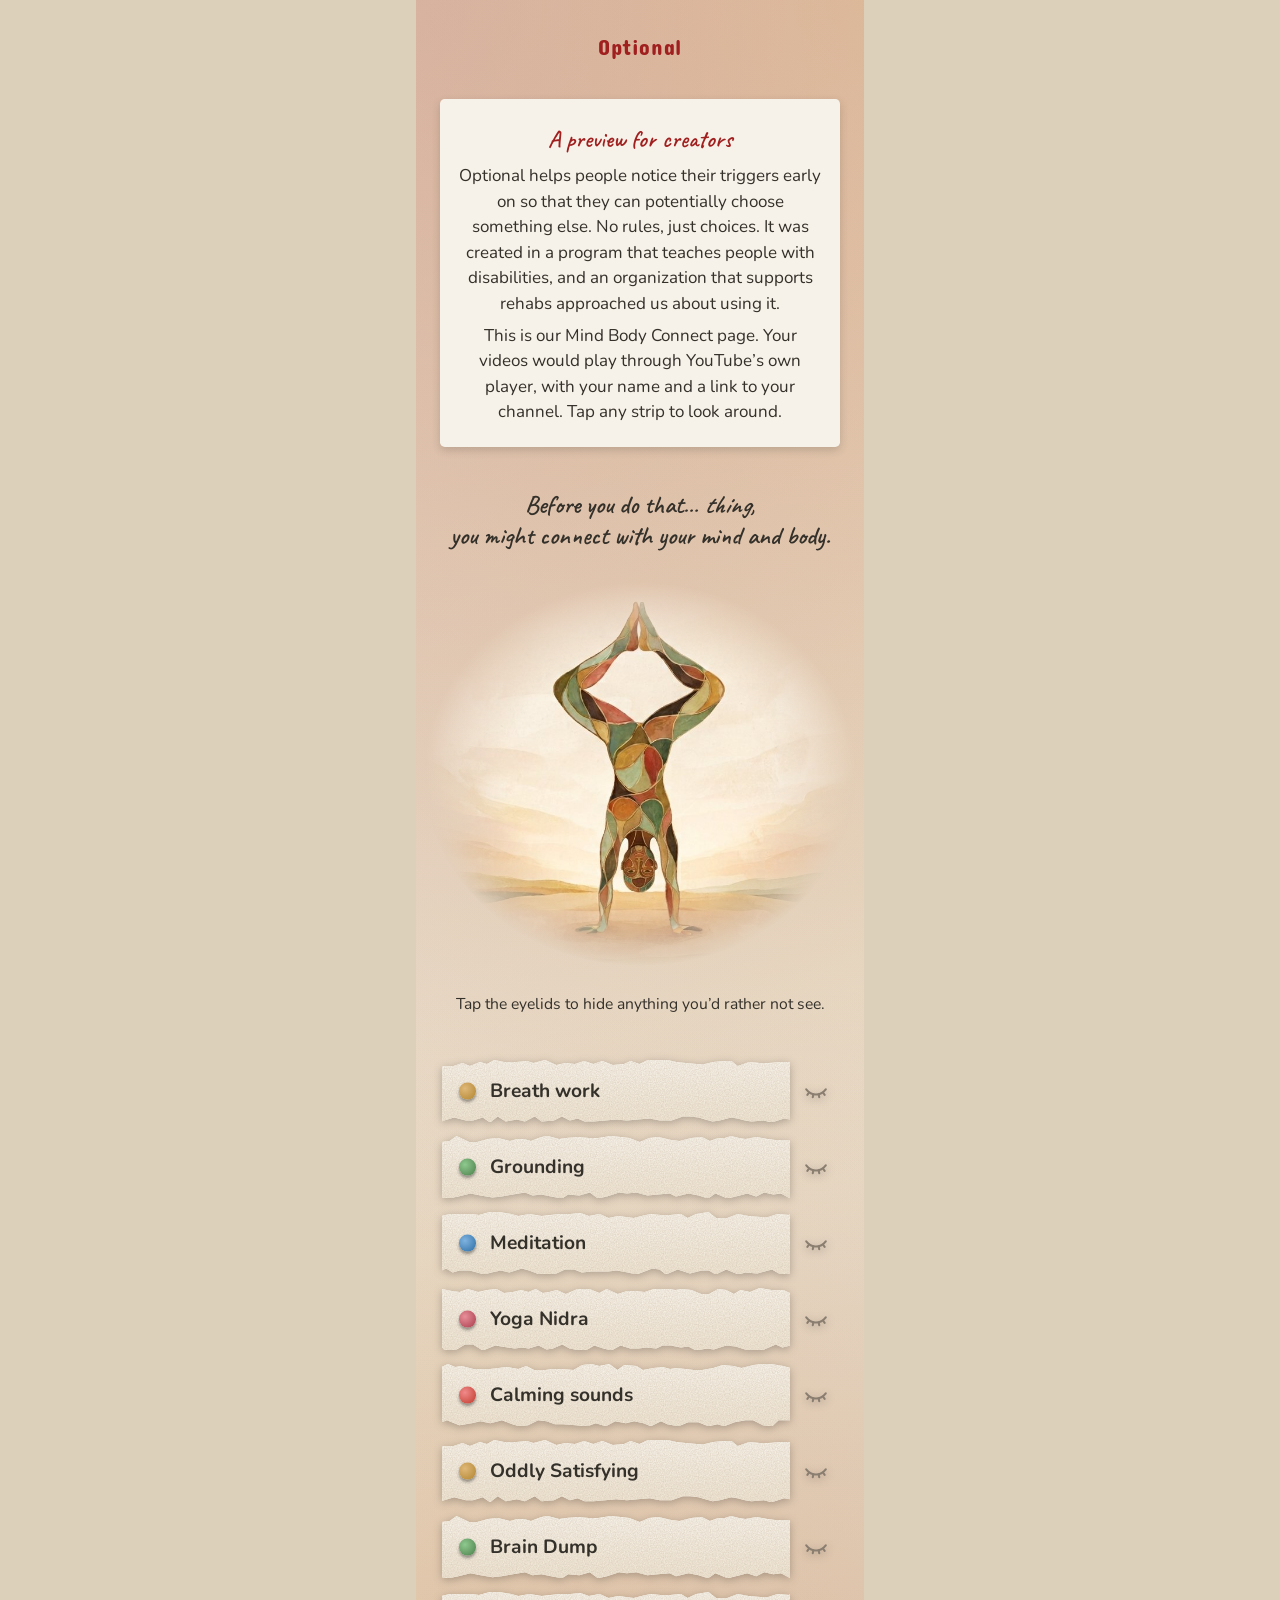
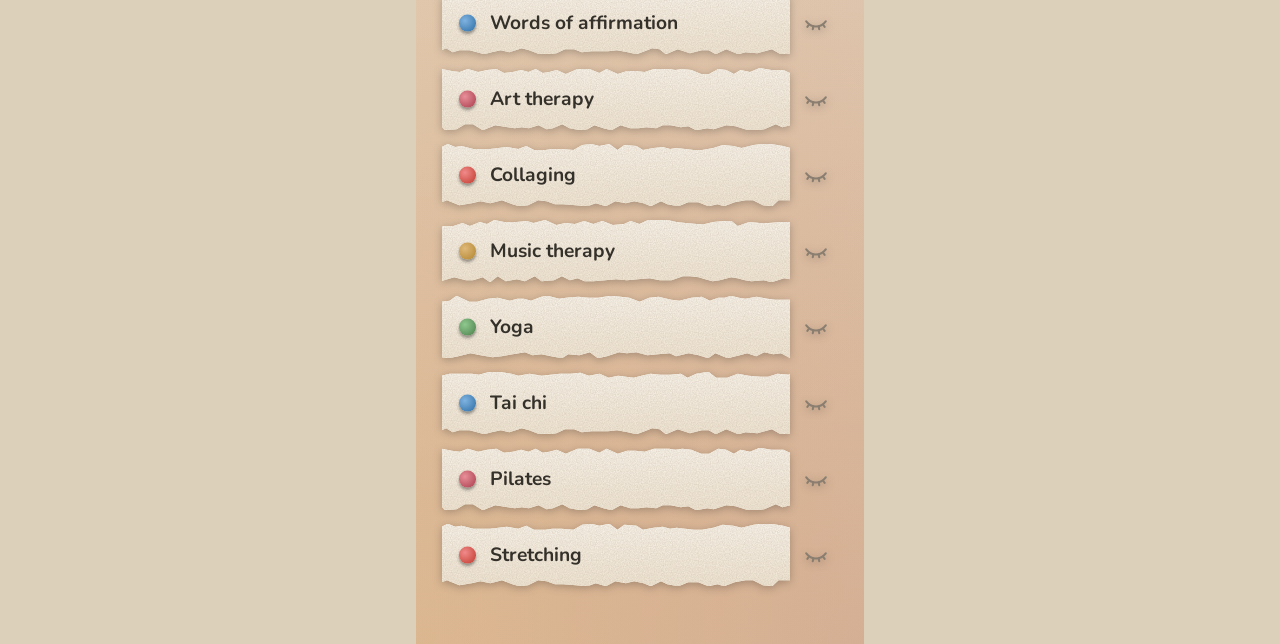
<file: demo.html>
<!DOCTYPE html>
<html lang="en">
<head>
<meta charset="UTF-8">
<meta name="referrer" content="strict-origin-when-cross-origin">
<meta name="viewport" content="width=device-width, initial-scale=1.0">
<title>Optional · Mind Body Connect preview</title>
<meta name="robots" content="noindex">
<link rel="stylesheet" href="https://fonts.googleapis.com/css2?family=Dangrek&family=Caveat:wght@600&family=Nunito:wght@400;600;700&display=swap">
<link rel="stylesheet" href="app.css?v=20261126i">
<style>
  .demo #mind{padding-bottom:3rem;}
  .demointro{margin:0.6rem 0 0.2rem; padding:1rem 1.1rem; border-radius:0.3rem; background:var(--paper); box-shadow:0 0.2rem 0.5rem rgba(52,48,42,0.2); text-align:center;}
  .demointro p{margin:0.4rem 0;}
  .demotag{font-family:'Caveat', cursive; font-weight:600; font-size:1.5rem; color:#A02020;}
  .demo .topbar{justify-content:center;} .demo .topbar .spacer{display:none;}
  .demo #mind-title{margin-top:1rem;}
  .demofoot{text-align:center; font-size:0.95rem; margin:2rem 0 0;}
</style>
</head>
<body class="demo">
<main class="app">
<section class="screen" id="mind" aria-labelledby="mind-title">
  <div class="topbar">
      <p class="wordmark">Optional</p>
    <span class="spacer"></span>
  </div>
  <div class="demointro">
    <p class="demotag">A preview for creators</p>
    <p>Optional helps people notice their triggers early on so that they can potentially choose something else. No rules, just choices. It was created in a program that teaches people with disabilities, and an organization that supports rehabs approached us about using it.</p>
    <p>This is our Mind Body Connect page. Your videos would play through YouTube&rsquo;s own player, with your name and a link to your channel. Tap any strip to look around.</p>
  </div>
  <h1 id="mind-title" class="wintro"><span class="sr-only">Mind Body Connect. </span><span class="wl">Before you do that&hellip; <em>thing</em>,</span> <span class="wl">you might connect with your mind and body.</span></h1>
  <div class="mhero"><img src="mind-hero.jpg" alt="A person of many earthy colors in a calm handstand, eyes closed, on a mat in rolling hills."></div>
    <p class="wnote mnote">Tap the eyelids to hide anything you&rsquo;d rather not see.</p>
  <ul class="mlist" id="m-list" aria-label="Mind and body activities"></ul>
  <div class="fhidden" id="m-hidden" hidden>
    <button type="button" class="fhidtoggle" id="m-hidtoggle" aria-expanded="false" aria-controls="m-hidlist">Hidden items <span id="m-hidcount"></span><svg aria-hidden="true" width="18" height="18" viewBox="0 0 24 24" fill="none" stroke="currentColor" stroke-width="2.4" stroke-linecap="round" stroke-linejoin="round"><path d="M6 9l6 6 6-6"/></svg></button>
    <ul class="fhidlist" id="m-hidlist" hidden></ul>
  </div>
</section>
</main>
<!-- Mind Body Connect activity -->
<div class="sheet-scrim" id="m-scrim" hidden>
  <div class="sheet-wrap"><div class="sheet wsheet msheet" role="dialog" aria-modal="true" aria-labelledby="m-title">
    <div class="shead"><button type="button" class="iconbtn" id="m-close" aria-label="Close"><svg aria-hidden="true" width="24" height="24" viewBox="0 0 24 24" fill="none" stroke="currentColor" stroke-width="2.5" stroke-linecap="round"><path d="M6 6l12 12M18 6L6 18"/></svg></button></div>
    <h2 id="m-title" class="wsheettitle"></h2>
    <div id="m-body"></div>
  </div></div>
</div>
<p class="holdnote wtoast" id="m-toast" role="status" hidden></p>
<script>
  /* Demo page: no account. Saving to a journal is only for people with an account. */
  window.OptionalAccount = { addEntry:function(){ return Promise.reject(); } };
</script>
<script src="mind.js?v=20261122o"></script>
<script>OptionalMind.show();</script>
</body>
</html>
</file>
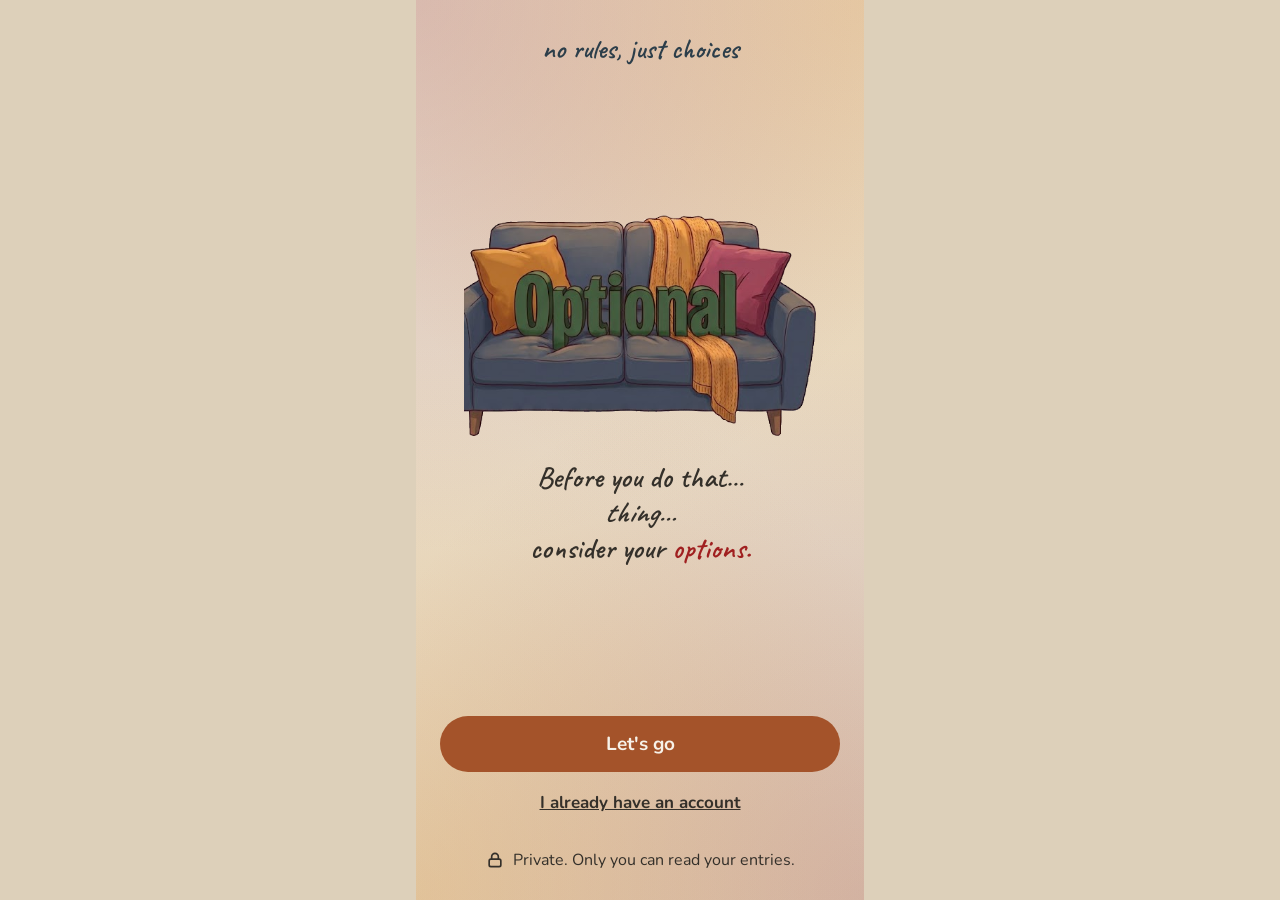
<file: MVP_Intro_pages.html>
<!DOCTYPE html>
<html lang="en">
<head>
<meta charset="UTF-8">
<meta name="viewport" content="width=device-width, initial-scale=1.0">
<title>Optional</title>
<link rel="stylesheet" href="https://fonts.googleapis.com/css2?family=Dangrek&family=Caveat:wght@600&family=Nunito:wght@400;600;700&display=swap">
<link rel="stylesheet" href="app.css">
</head>
<body>
<main class="app">

  <!-- PAGE 1 · WELCOME -->
  <section class="screen" id="welcome" aria-labelledby="welcome-title">
    <p class="tagline">no rules, just choices</p>
    <div class="hero">
      <img class="couch" src="couch.png" alt="Optional, written across a cozy couch with pillows and a blanket" width="502" height="315">
      <h1 id="welcome-title">
        <span class="line">Before you do that&hellip;</span>
        <span class="line"><em>thing&hellip;</em></span>
        <span class="line">consider your <span class="opt">options.</span></span>
      </h1>
    </div>
    <div class="actions">
      <button type="button" class="btn" data-go="meet">Let's go</button>
      <button type="button" class="link" data-go="login">I already have an account</button>
    </div>
    <p class="private">
      <svg aria-hidden="true" width="20" height="20" viewBox="0 0 24 24" fill="none" stroke="currentColor" stroke-width="2" stroke-linecap="round" stroke-linejoin="round"><rect x="5" y="11" width="14" height="9" rx="2"></rect><path d="M8 11V8a4 4 0 0 1 8 0v3"></path></svg>
      <span>Private. Only you can read your entries.</span>
    </p>
  </section>

  <!-- PAGE 2 · MEET YOUR OPTIONAL FRIEND -->
  <section class="screen" id="meet" aria-labelledby="meet-title" hidden>
    <button type="button" class="back" data-go="welcome" aria-label="Back to the welcome page">
      <svg aria-hidden="true" width="24" height="24" viewBox="0 0 24 24" fill="none" stroke="currentColor" stroke-width="2.5" stroke-linecap="round" stroke-linejoin="round"><path d="M15 5l-7 7 7 7"></path></svg>
    </button>
    <form id="name-form" class="hero" novalidate>
      <img class="couch small" src="couch.png" alt="" width="502" height="315">
      <h1 id="meet-title">Hi, I'm your <span class="opt">Optional</span> Friend!</h1>
      <p class="body">I&rsquo;m here to help you spot them cues, the little signals from your mind and body that let you know something&rsquo;s up. That way, you&rsquo;re the front seat driver of your choices.</p>
      <div>
        <label class="note" for="cheer-name">Name me Something Good <span class="hint">(or keep it as Bestie &#128521;!)</span></label>
        <input type="text" id="cheer-name" name="cheer-name" placeholder="Bestie" autocomplete="off" maxlength="30">
      </div>
      <div class="actions">
        <button type="submit" class="btn">Let's go</button>
        <button type="button" class="link" id="skip-intro">Skip intro</button>
      </div>
    </form>
  </section>

  <!-- YOUR NAME -->
  <section class="screen" id="you" aria-labelledby="you-title" hidden>
    <button type="button" class="back" data-go="meet" aria-label="Back to naming your Friend">
      <svg aria-hidden="true" width="24" height="24" viewBox="0 0 24 24" fill="none" stroke="currentColor" stroke-width="2.5" stroke-linecap="round" stroke-linejoin="round"><path d="M15 5l-7 7 7 7"></path></svg>
    </button>
    <form id="you-form" class="hero" novalidate>
      <img class="couch small" src="couch.png" alt="" width="502" height="315">
      <p class="note center"><span class="who">Bestie</span> is officially on your team.</p>
      <h1 id="you-title" tabindex="-1"><label for="user-name" class="plain">And what should I call you?</label></h1>
      <div>
        <input type="text" id="user-name" name="user-name" autocomplete="nickname" maxlength="30" aria-describedby="you-hint">
        <p class="hintline center" id="you-hint">A nickname works.</p>
      </div>
      <div class="actions">
        <button type="submit" class="btn">Let's go</button>
        <button type="button" class="link" id="skip-you">Skip</button>
      </div>
    </form>
  </section>

  <!-- WHAT WOULD YOU LIKE MORE OF TODAY -->
  <section class="screen" id="more" aria-labelledby="more-title" hidden>
    <div class="hero">
      <h1 id="more-title">What would you like more of today<span class="me"></span>?</h1>
      <div class="choices">
        <button type="button" class="choice" data-more="Calm &amp; Space"><span aria-hidden="true">&#127807;</span> Calm &amp; Space</button>
        <button type="button" class="choice" data-more="Movement / Energy"><span aria-hidden="true">&#9889;</span> Movement / Energy</button>
        <button type="button" class="choice" data-more="Connection / Community"><span aria-hidden="true">&#128101;</span> Connection / Community</button>
        <button type="button" class="choice" data-more="Distraction &amp; Play"><span aria-hidden="true">&#127912;</span> Distraction &amp; Play</button>
        <button type="button" class="choice" data-more="Open my mind"><span aria-hidden="true">&#10024;</span> Open my mind</button>
      </div>
      <form id="jot-form" novalidate>
        <label class="sr-only" for="jot">Or jot down what's on your mind</label>
        <input type="text" id="jot" placeholder="Or jot down what's on your mind..." autocomplete="off" maxlength="200">
      </form>
      <div class="actions">
        <button type="button" class="link" id="maybe-later">Maybe later</button>
      </div>
    </div>
  </section>

  <!-- PAGE 4a · CREATE ACCOUNT -->
  <section class="screen" id="signup" aria-labelledby="signup-title" hidden>
    <button type="button" class="back" data-go="you" aria-label="Back">
      <svg aria-hidden="true" width="24" height="24" viewBox="0 0 24 24" fill="none" stroke="currentColor" stroke-width="2.5" stroke-linecap="round" stroke-linejoin="round"><path d="M15 5l-7 7 7 7"></path></svg>
    </button>
    <form id="signup-form" class="hero" novalidate>
      <h1 id="signup-title" tabindex="-1">Create your account</h1>
      <p class="body">Create an account to save <span class="who">Bestie</span> and keep everything private.</p>
      <div class="field">
        <label class="flabel" for="su-email">Email</label>
        <input type="email" id="su-email" autocomplete="email" inputmode="email" aria-describedby="su-email-err">
        <p class="error" id="su-email-err" role="alert"></p>
      </div>
      <div class="field">
        <label class="flabel" for="su-pass">Password</label>
        <div class="pw">
          <input type="password" id="su-pass" autocomplete="new-password" aria-describedby="su-pass-hint su-pass-err">
          <button type="button" class="show" data-toggle="su-pass" aria-pressed="false">Show</button>
        </div>
        <p class="hintline" id="su-pass-hint">At least 10 characters. A few words strung together works well.</p>
        <p class="error" id="su-pass-err" role="alert"></p>
      </div>
      <div class="actions">
        <button type="submit" class="btn">Create account</button>
        <button type="button" class="link" data-go="login">I already have an account</button>
      </div>
      <p class="preview-note">Preview only. Nothing you type here is saved or sent yet.</p>
    </form>
  </section>

  <!-- PAGE 4b · RECOVERY KEY -->
  <section class="screen" id="key" aria-labelledby="key-title" hidden>
    <form id="key-form" class="hero" novalidate>
      <h1 id="key-title" tabindex="-1">Save your recovery key</h1>
      <p class="body">If you forget your password, this key is the only way back to your journal. We can't reset it for you, because we can't read your entries.</p>
      <div class="keybox">
        <p class="keytext" id="key-text" aria-label="Your recovery key">----</p>
        <button type="button" class="copy" id="copy-key">Copy key</button>
        <p class="hintline center" id="copy-status" role="status"></p>
      </div>
      <p class="body">Write it down or keep it in a password manager. Don't store it in this app.</p>
      <div>
        <label class="check" for="key-saved">
          <input type="checkbox" id="key-saved" aria-describedby="key-err">
          <span>I saved my recovery key somewhere safe</span>
        </label>
        <p class="error" id="key-err" role="alert"></p>
      </div>
      <div class="actions">
        <button type="submit" class="btn">Continue</button>
      </div>
    </form>
  </section>

  <!-- END OF PREVIEW -->
  <section class="screen" id="done" aria-labelledby="done-title" hidden>
    <div class="hero">
      <img class="couch small" src="couch.png" alt="" width="502" height="315">
      <h1 id="done-title" tabindex="-1">You're in<span class="me"></span>.</h1>
      <p class="preview-note">This is where the preview ends. Home comes next, and it will open on what you picked. You chose <strong id="picked">nothing yet</strong>.</p>
      <div class="actions">
        <button type="button" class="link" data-go="welcome">Start over</button>
      </div>
    </div>
  </section>

  <!-- LOG IN -->
  <section class="screen" id="login" aria-labelledby="login-title" hidden>
    <button type="button" class="back" data-go="welcome" aria-label="Back to the welcome page">
      <svg aria-hidden="true" width="24" height="24" viewBox="0 0 24 24" fill="none" stroke="currentColor" stroke-width="2.5" stroke-linecap="round" stroke-linejoin="round"><path d="M15 5l-7 7 7 7"></path></svg>
    </button>
    <form id="login-form" class="hero" novalidate>
      <img class="couch small" src="couch.png" alt="" width="502" height="315">
      <h1 id="login-title" tabindex="-1">Welcome back.</h1>
      <div class="field">
        <label class="flabel" for="li-email">Email</label>
        <input type="email" id="li-email" autocomplete="email" inputmode="email" aria-describedby="li-err">
      </div>
      <div class="field">
        <label class="flabel" for="li-pass">Password</label>
        <div class="pw">
          <input type="password" id="li-pass" autocomplete="current-password" aria-describedby="li-err">
          <button type="button" class="show" data-toggle="li-pass" aria-pressed="false">Show</button>
        </div>
        <p class="error" id="li-err" role="alert"></p>
      </div>
      <div class="actions">
        <button type="submit" class="btn">Log in</button>
        <button type="button" class="link" id="forgot">Forgot password? Use your recovery key</button>
        <button type="button" class="link" data-go="meet">Create an account</button>
      </div>
      <p class="preview-note" id="login-note" role="status">Preview only. Log in starts working once Supabase is connected.</p>
    </form>
  </section>

</main>
<script src="app.js"></script>
</body>
</html>
</file>
<file: app.css>
:root{
  --oat:#ECE4D5; --paper:#F7F2E9; --ink:#34302A; --slate:#2C3E4A;
  --red:#A02020; --button:#A4532A; --button-press:#8C4522; --green:#4F5C3A;
}
*{box-sizing:border-box;}
html{font-size:100%;}
body{
  margin:0; min-height:100vh; min-height:100dvh;
  background:#DDD0BA; color:var(--ink);
  font-family:'Nunito', system-ui, sans-serif; font-size:1.0625rem; line-height:1.5;
  display:flex; justify-content:center;
}
.app{
  width:100%; max-width:28rem; min-height:100vh; min-height:100dvh;
  background:
    radial-gradient(circle at 0% 0%, rgba(168,94,103,0.30) 0%, rgba(168,94,103,0) 55%),
    radial-gradient(circle at 100% 0%, rgba(224,162,78,0.34) 0%, rgba(224,162,78,0) 55%),
    radial-gradient(circle at 0% 100%, rgba(224,162,78,0.34) 0%, rgba(224,162,78,0) 55%),
    radial-gradient(circle at 100% 100%, rgba(168,94,103,0.30) 0%, rgba(168,94,103,0) 55%),
    linear-gradient(160deg, #EFE6D6 0%, #E4D8C3 100%);
  display:flex; flex-direction:column;
}
.screen{
  flex:1; display:flex; flex-direction:column; gap:1.5rem;
  padding:2rem 1.5rem 1.75rem;
}
.screen[hidden]{display:none;}

.tagline{
  margin:0; text-align:center;
  font-family:'Caveat', cursive; font-weight:600; font-size:1.75rem; line-height:1.2; color:var(--slate);
}
.couch{display:block; width:100%; max-width:22rem; height:auto; margin:0 auto;}
.couch.small{max-width:11rem;}

h1{
  margin:0; font-family:'Dangrek', system-ui, sans-serif; font-weight:400;
  font-size:2rem; line-height:1.3; text-wrap:balance; text-align:center;
}
h1 .line{display:block;}
h1 .opt{color:var(--red);}

.body{margin:0; font-size:1.0625rem; text-align:center;}
.hero{flex:1; display:flex; flex-direction:column; justify-content:center; gap:1.5rem;}
.note{margin:0; font-family:'Caveat', cursive; font-weight:600; font-size:1.5rem; line-height:1.3; color:var(--green);}

.actions{margin-top:auto; display:flex; flex-direction:column; gap:0.5rem;}
.btn{
  min-height:3.5rem; width:100%; border:none; border-radius:1.75rem;
  background:var(--button); color:var(--paper);
  font-family:inherit; font-size:1.1875rem; font-weight:700; cursor:pointer;
}
.btn:hover{background:var(--button-press);}
.btn:active{background:var(--button-press);}
.link{
  min-height:2.75rem; width:100%; border:none; background:none; color:var(--ink);
  font-family:inherit; font-size:1.0625rem; font-weight:700; text-decoration:underline; cursor:pointer;
}
.link:hover{color:var(--red);}
:focus-visible{outline:0.1875rem solid var(--slate); outline-offset:0.1875rem;}

.private{
  margin:0; display:flex; align-items:center; justify-content:center; gap:0.5rem;
  font-size:1rem; text-align:center;
}
.private svg{flex-shrink:0;}

label{display:block; margin-bottom:0.75rem; text-align:center;}
label.plain{margin:0;}
.hint{display:block;}
.back{
  align-self:flex-start; width:2.75rem; height:2.75rem; margin:-0.75rem 0 -1rem -0.5rem;
  border:none; background:none; color:var(--ink); border-radius:50%; cursor:pointer;
  display:flex; align-items:center; justify-content:center;
}
.back:hover{color:var(--red);}
#meet .hero, #you .hero{gap:1.25rem;}
#meet .actions{margin-top:0.5rem;}
input[type="text"]{
  width:100%; min-height:3.25rem; padding:0.75rem 1rem;
  border:0.125rem solid var(--ink); border-radius:0.75rem; background:#fff; color:var(--ink);
  font-family:inherit; font-size:1.0625rem; text-align:center;
}
.confirm{margin:0; font-weight:700; font-size:1.1875rem;}
.preview-note{
  margin:0; padding:1rem; border-radius:0.75rem; background:var(--paper); font-size:1rem; text-align:center;
}

.center{text-align:center;}
.sr-only{position:absolute; width:1px; height:1px; overflow:hidden; clip:rect(0 0 0 0); white-space:nowrap;}
#more .hero, #signup .hero, #key .hero, #login .hero{gap:1.25rem;}

.field{display:flex; flex-direction:column;}
.flabel{font-weight:700; text-align:left; margin-bottom:0.375rem;}
.field input, .pw input{text-align:left;}
input[type="email"], input[type="password"]{
  width:100%; min-height:3.25rem; padding:0.75rem 1rem;
  border:0.125rem solid var(--ink); border-radius:0.75rem; background:#fff; color:var(--ink);
  font-family:inherit; font-size:1.0625rem;
}
.pw{position:relative;}
.pw input{padding-right:5rem;}
.show{
  position:absolute; right:0.25rem; top:50%; transform:translateY(-50%);
  min-width:4rem; min-height:2.75rem; border:none; background:none; color:var(--ink);
  font-family:inherit; font-size:1rem; font-weight:700; text-decoration:underline; cursor:pointer;
}
.hintline{margin:0.375rem 0 0; font-size:1rem;}
.error{margin:0.375rem 0 0; font-size:1rem; font-weight:700; color:#8A1C1C;}
.error:empty{display:none;}
.error.center{text-align:center;}
.btn:disabled{opacity:0.7; cursor:progress;}
#login-note:empty{display:none;}
.error::before{content:"! "; }
input[aria-invalid="true"]{border-color:#8A1C1C; border-width:0.1875rem;}
.keybox{
  padding:1.25rem 1rem; border-radius:0.875rem; background:var(--paper); border:0.125rem solid var(--ink);
  display:flex; flex-direction:column; align-items:center; gap:0.75rem;
}
.keytext{
  margin:0; font-family:ui-monospace, 'SFMono-Regular', Menlo, Consolas, monospace;
  font-size:1.25rem; font-weight:700; letter-spacing:0.05em; text-align:center; word-spacing:0.25em; line-height:1.6;
}
.copy{
  min-height:2.75rem; padding:0.5rem 1.25rem; border:0.125rem solid var(--ink); border-radius:1.5rem;
  background:none; color:var(--ink); font-family:inherit; font-size:1.0625rem; font-weight:700; cursor:pointer;
}
.copy:hover{background:#fff;}
#copy-status:empty{display:none;}
.check{display:flex; align-items:center; gap:0.75rem; min-height:2.75rem; margin:0; text-align:left; font-weight:700; cursor:pointer;}
.check input{width:1.5rem; height:1.5rem; flex-shrink:0; accent-color:var(--button);}

@media (prefers-reduced-motion: no-preference){
  .screen:not([hidden]){animation:fade 0.25s ease;}
  @keyframes fade{from{opacity:0;} to{opacity:1;}}
}

/* =========================================================
   PAPER LOOK
   Things you tap are torn paper strips with a pushpin.
   The Friend's box is a weathered journal page.
   ========================================================= */
.strips{display:flex; flex-direction:column; gap:0.875rem; filter:drop-shadow(0 0.18rem 0.25rem rgba(52,48,42,0.32));}
.strip{
  position:relative; width:100%; min-height:3.75rem; padding:1rem 2.75rem;
  border:none; color:var(--ink); cursor:pointer;
  font-family:inherit; font-size:1.125rem; font-weight:700; line-height:1.3; text-align:center;
  display:flex; align-items:center; justify-content:center;
  background-color:#FAF4E8;
  background-image:
    url("data:image/svg+xml;utf8,<svg xmlns='http://www.w3.org/2000/svg' width='220' height='220'><filter id='n'><feTurbulence type='fractalNoise' baseFrequency='0.85' numOctaves='3' stitchTiles='stitch'/><feColorMatrix values='0 0 0 0 0.42  0 0 0 0 0.32  0 0 0 0 0.22  0 0 0 0.38 0'/></filter><rect width='100%' height='100%' filter='url(%23n)'/></svg>"),
    linear-gradient(180deg, #FDF9F1 0%, #F5EBDA 100%);
}
.strip:hover{filter:brightness(1.03);}
.strip:focus-visible{outline:0.1875rem solid var(--slate); outline-offset:-0.5rem;}
/* the pushpin */
.strip::before{
  content:""; position:absolute; left:1.1rem; top:50%; transform:translateY(-50%);
  width:1rem; height:1rem; border-radius:50%; box-shadow:0 0.15rem 0.2rem rgba(0,0,0,0.4);
  background:radial-gradient(circle at 35% 35%, #f08a8a, #c0392b);
}
.pin-blue::before{background:radial-gradient(circle at 35% 35%, #7fb3e0, #2c6ca3);}
.pin-green::before{background:radial-gradient(circle at 35% 35%, #8fc98f, #4a7d4a);}
.pin-amber::before{background:radial-gradient(circle at 35% 35%, #e0b878, #b0842f);}
.pin-pink::before{background:radial-gradient(circle at 35% 35%, #e88f9a, #a83a4a);}
/* six different torn edges, so strips never look stamped out */
.tear0{clip-path:polygon(0.0% 6px, 3.4% 6px, 6.0% 3px, 8.1% 6px, 11.0% 2px, 13.0% 4px, 15.1% 0px, 17.9% 2px, 21.5% 2px, 24.4% 1px, 26.3% 3px, 29.7% 0px, 32.9% 5px, 35.5% 3px, 38.2% 4px, 40.9% 1px, 43.5% 4px, 46.1% 1px, 49.1% 5px, 52.3% 4px, 54.2% 1px, 56.7% 4px, 59.2% 0px, 62.5% 0px, 64.7% 0px, 67.3% 2px, 69.9% 3px, 73.1% 4px, 75.5% 4px, 77.9% 2px, 81.1% 1px, 83.1% 1px, 84.9% 6px, 88.2% 2px, 91.2% 3px, 93.8% 3px, 97.4% 2px, 99.9% 2px, 100.0% 3px, 100.0% calc(100% - 3px), 98.2% calc(100% - 4px), 94.6% calc(100% - 0px), 92.4% calc(100% - 2px), 88.8% calc(100% - 1px), 87.0% calc(100% - 2px), 84.8% calc(100% - 4px), 83.0% calc(100% - 5px), 79.7% calc(100% - 2px), 77.7% calc(100% - 1px), 75.6% calc(100% - 3px), 73.7% calc(100% - 5px), 71.3% calc(100% - 6px), 69.2% calc(100% - 6px), 65.9% calc(100% - 2px), 62.6% calc(100% - 2px), 59.6% calc(100% - 4px), 56.2% calc(100% - 3px), 53.1% calc(100% - 2px), 50.0% calc(100% - 3px), 46.9% calc(100% - 2px), 43.5% calc(100% - 1px), 41.0% calc(100% - 1px), 39.0% calc(100% - 4px), 36.8% calc(100% - 2px), 34.5% calc(100% - 6px), 32.2% calc(100% - 2px), 28.7% calc(100% - 1px), 26.7% calc(100% - 6px), 23.9% calc(100% - 1px), 21.6% calc(100% - 3px), 18.4% calc(100% - 1px), 16.1% calc(100% - 6px), 13.9% calc(100% - 0px), 11.8% calc(100% - 5px), 9.0% calc(100% - 2px), 7.0% calc(100% - 2px), 3.6% calc(100% - 5px), 0.7% calc(100% - 2px), 0.0% calc(100% - 1px));}
.tear1{clip-path:polygon(0.0% 6px, 2.3% 5px, 4.3% 0px, 7.9% 6px, 10.2% 6px, 13.3% 3px, 16.1% 2px, 19.6% 5px, 21.7% 3px, 23.6% 3px, 25.6% 5px, 28.6% 1px, 30.4% 0px, 33.7% 3px, 35.7% 2px, 39.2% 1px, 42.2% 2px, 44.9% 2px, 48.5% 0px, 51.3% 1px, 53.8% 2px, 56.8% 6px, 59.5% 2px, 62.2% 1px, 65.8% 4px, 68.2% 5px, 71.6% 2px, 74.6% 1px, 76.9% 5px, 79.3% 2px, 81.2% 2px, 83.0% 0px, 85.2% 2px, 87.1% 3px, 90.3% 1px, 93.4% 3px, 95.6% 4px, 97.4% 4px, 100.0% 4px, 100.0% calc(100% - 0px), 97.3% calc(100% - 5px), 95.1% calc(100% - 4px), 92.5% calc(100% - 6px), 90.2% calc(100% - 2px), 87.6% calc(100% - 5px), 85.5% calc(100% - 3px), 82.0% calc(100% - 0px), 78.5% calc(100% - 5px), 76.4% calc(100% - 0px), 73.7% calc(100% - 3px), 70.8% calc(100% - 5px), 67.2% calc(100% - 2px), 65.4% calc(100% - 5px), 62.0% calc(100% - 4px), 59.0% calc(100% - 3px), 55.8% calc(100% - 6px), 53.1% calc(100% - 5px), 50.9% calc(100% - 6px), 47.4% calc(100% - 2px), 44.8% calc(100% - 0px), 42.5% calc(100% - 6px), 39.5% calc(100% - 3px), 36.3% calc(100% - 4px), 34.5% calc(100% - 0px), 31.4% calc(100% - 2px), 28.6% calc(100% - 4px), 26.1% calc(100% - 3px), 23.9% calc(100% - 6px), 20.4% calc(100% - 4px), 17.2% calc(100% - 2px), 14.6% calc(100% - 1px), 11.2% calc(100% - 3px), 8.3% calc(100% - 5px), 4.8% calc(100% - 2px), 2.0% calc(100% - 0px), 0.0% calc(100% - 1px));}
.tear2{clip-path:polygon(0.0% 4px, 2.3% 2px, 5.3% 2px, 8.7% 2px, 10.7% 3px, 13.8% 0px, 16.4% 0px, 20.0% 2px, 22.0% 4px, 25.2% 2px, 28.7% 4px, 31.2% 3px, 33.9% 2px, 36.9% 2px, 39.8% 1px, 42.2% 4px, 45.3% 2px, 47.9% 6px, 50.6% 4px, 52.8% 5px, 55.1% 6px, 57.3% 4px, 59.9% 2px, 62.7% 3px, 65.5% 3px, 68.6% 2px, 70.5% 6px, 73.0% 2px, 76.5% 0px, 78.7% 6px, 81.9% 6px, 84.9% 2px, 88.0% 4px, 91.4% 5px, 93.6% 5px, 96.3% 2px, 99.7% 3px, 100.0% 1px, 100.0% calc(100% - 0px), 97.2% calc(100% - 0px), 94.7% calc(100% - 5px), 92.6% calc(100% - 3px), 90.5% calc(100% - 1px), 87.1% calc(100% - 2px), 85.1% calc(100% - 0px), 81.6% calc(100% - 5px), 78.6% calc(100% - 0px), 76.6% calc(100% - 4px), 74.6% calc(100% - 4px), 71.2% calc(100% - 1px), 67.7% calc(100% - 5px), 64.3% calc(100% - 0px), 62.5% calc(100% - 5px), 60.4% calc(100% - 6px), 58.2% calc(100% - 3px), 55.9% calc(100% - 0px), 53.4% calc(100% - 2px), 50.3% calc(100% - 4px), 47.7% calc(100% - 3px), 45.5% calc(100% - 3px), 43.0% calc(100% - 3px), 40.2% calc(100% - 2px), 38.0% calc(100% - 5px), 35.4% calc(100% - 5px), 32.9% calc(100% - 1px), 31.0% calc(100% - 0px), 28.1% calc(100% - 0px), 25.1% calc(100% - 4px), 23.0% calc(100% - 6px), 19.4% calc(100% - 2px), 17.0% calc(100% - 4px), 14.3% calc(100% - 2px), 12.2% calc(100% - 0px), 10.2% calc(100% - 2px), 8.0% calc(100% - 4px), 5.1% calc(100% - 4px), 3.2% calc(100% - 2px), 1.3% calc(100% - 6px), 0.0% calc(100% - 4px));}
.tear3{clip-path:polygon(0.0% 1px, 2.9% 3px, 5.2% 4px, 7.5% 1px, 10.5% 4px, 13.1% 2px, 15.7% 1px, 17.9% 5px, 20.4% 4px, 22.8% 2px, 24.9% 4px, 27.0% 1px, 29.0% 5px, 30.9% 4px, 33.0% 2px, 35.6% 6px, 39.0% 1px, 42.4% 1px, 45.2% 5px, 47.3% 1px, 50.5% 6px, 53.2% 3px, 55.5% 3px, 58.2% 4px, 60.9% 1px, 62.9% 1px, 65.2% 1px, 67.0% 2px, 69.0% 1px, 71.6% 2px, 74.4% 6px, 76.7% 6px, 79.3% 1px, 81.6% 2px, 83.8% 6px, 85.7% 2px, 88.4% 4px, 91.2% 0px, 94.5% 2px, 98.0% 2px, 99.8% 5px, 100.0% 3px, 100.0% calc(100% - 5px), 97.7% calc(100% - 3px), 95.8% calc(100% - 6px), 92.5% calc(100% - 1px), 90.0% calc(100% - 0px), 87.9% calc(100% - 0px), 84.3% calc(100% - 4px), 81.6% calc(100% - 5px), 78.0% calc(100% - 1px), 76.1% calc(100% - 2px), 73.0% calc(100% - 0px), 70.7% calc(100% - 4px), 68.6% calc(100% - 3px), 65.7% calc(100% - 5px), 63.4% calc(100% - 5px), 61.5% calc(100% - 2px), 58.8% calc(100% - 3px), 56.4% calc(100% - 2px), 54.1% calc(100% - 2px), 51.3% calc(100% - 5px), 48.7% calc(100% - 0px), 46.4% calc(100% - 2px), 43.8% calc(100% - 5px), 41.8% calc(100% - 1px), 39.8% calc(100% - 0px), 36.7% calc(100% - 2px), 34.6% calc(100% - 6px), 31.9% calc(100% - 2px), 30.1% calc(100% - 1px), 27.8% calc(100% - 5px), 25.0% calc(100% - 2px), 23.0% calc(100% - 3px), 21.0% calc(100% - 2px), 19.0% calc(100% - 3px), 15.4% calc(100% - 5px), 11.8% calc(100% - 0px), 9.0% calc(100% - 6px), 6.7% calc(100% - 6px), 4.3% calc(100% - 1px), 0.9% calc(100% - 0px), 0.0% calc(100% - 4px));}
.tear4{clip-path:polygon(0.0% 3px, 1.8% 0px, 3.9% 3px, 5.7% 2px, 9.1% 5px, 11.3% 5px, 13.9% 5px, 16.3% 4px, 18.7% 3px, 22.0% 5px, 24.3% 2px, 26.5% 6px, 29.8% 6px, 31.7% 5px, 34.3% 5px, 37.8% 6px, 40.3% 1px, 43.0% 0px, 45.2% 2px, 48.1% 0px, 50.4% 6px, 52.4% 1px, 55.9% 2px, 57.7% 6px, 60.8% 4px, 63.4% 3px, 65.5% 5px, 67.4% 4px, 69.8% 5px, 72.3% 6px, 74.7% 6px, 77.9% 4px, 80.6% 1px, 83.6% 2px, 86.0% 4px, 89.5% 1px, 91.8% 0px, 94.4% 0px, 97.9% 2px, 100.0% 4px, 100.0% calc(100% - 6px), 96.6% calc(100% - 6px), 94.8% calc(100% - 0px), 92.1% calc(100% - 1px), 89.3% calc(100% - 6px), 87.1% calc(100% - 6px), 84.0% calc(100% - 4px), 81.0% calc(100% - 0px), 79.1% calc(100% - 2px), 76.5% calc(100% - 0px), 73.6% calc(100% - 4px), 70.7% calc(100% - 4px), 67.9% calc(100% - 0px), 64.7% calc(100% - 2px), 62.9% calc(100% - 5px), 60.0% calc(100% - 0px), 57.9% calc(100% - 3px), 55.2% calc(100% - 5px), 52.8% calc(100% - 3px), 49.8% calc(100% - 5px), 47.1% calc(100% - 0px), 44.2% calc(100% - 3px), 41.8% calc(100% - 0px), 38.5% calc(100% - 1px), 34.9% calc(100% - 2px), 32.5% calc(100% - 2px), 30.1% calc(100% - 5px), 27.7% calc(100% - 6px), 24.8% calc(100% - 1px), 22.3% calc(100% - 0px), 20.3% calc(100% - 2px), 17.3% calc(100% - 6px), 14.0% calc(100% - 3px), 11.1% calc(100% - 5px), 8.6% calc(100% - 3px), 5.1% calc(100% - 1px), 1.5% calc(100% - 6px), 0.0% calc(100% - 4px));}
.tear5{clip-path:polygon(0.0% 5px, 2.6% 4px, 5.2% 6px, 7.0% 4px, 9.2% 3px, 11.1% 4px, 14.3% 2px, 17.8% 4px, 19.7% 3px, 23.2% 4px, 25.0% 2px, 28.3% 0px, 30.9% 4px, 34.5% 4px, 36.9% 2px, 40.2% 5px, 42.9% 2px, 46.4% 4px, 49.2% 4px, 52.8% 0px, 55.5% 3px, 58.2% 4px, 60.5% 6px, 63.1% 2px, 66.2% 0px, 68.8% 6px, 70.6% 6px, 73.7% 1px, 76.3% 1px, 79.0% 0px, 82.5% 3px, 86.0% 5px, 87.9% 0px, 90.8% 2px, 93.7% 6px, 96.5% 1px, 98.7% 1px, 100.0% 4px, 100.0% calc(100% - 1px), 97.8% calc(100% - 2px), 94.8% calc(100% - 1px), 91.7% calc(100% - 0px), 88.2% calc(100% - 2px), 86.1% calc(100% - 4px), 83.9% calc(100% - 0px), 81.7% calc(100% - 3px), 78.2% calc(100% - 1px), 75.3% calc(100% - 4px), 72.8% calc(100% - 0px), 70.2% calc(100% - 6px), 67.6% calc(100% - 0px), 65.7% calc(100% - 3px), 63.1% calc(100% - 4px), 59.7% calc(100% - 2px), 57.7% calc(100% - 3px), 55.7% calc(100% - 1px), 53.4% calc(100% - 6px), 50.8% calc(100% - 2px), 48.6% calc(100% - 2px), 45.2% calc(100% - 2px), 42.5% calc(100% - 2px), 40.4% calc(100% - 6px), 37.1% calc(100% - 2px), 34.9% calc(100% - 2px), 31.6% calc(100% - 6px), 29.2% calc(100% - 4px), 25.7% calc(100% - 1px), 22.5% calc(100% - 4px), 19.4% calc(100% - 3px), 16.6% calc(100% - 6px), 14.4% calc(100% - 6px), 11.7% calc(100% - 6px), 8.9% calc(100% - 1px), 5.8% calc(100% - 5px), 3.9% calc(100% - 1px), 0.7% calc(100% - 0px), 0.0% calc(100% - 4px));}

/* the Friend's box */
.journalbox{position:relative; margin-top:0.75rem; filter:drop-shadow(0 0.25rem 0.35rem rgba(52,48,42,0.3));}
.journalbox textarea{
  display:block; width:100%; min-height:8rem; resize:none; padding:1.25rem 3.75rem 1rem 1.4rem;
  border:none; border-radius:0.7rem; color:var(--ink);
  background-color:#E6CE9C;
  background-image:
    url("data:image/svg+xml;utf8,<svg xmlns='http://www.w3.org/2000/svg' width='240' height='240'><filter id='n'><feTurbulence type='fractalNoise' baseFrequency='0.75' numOctaves='4' stitchTiles='stitch'/><feColorMatrix values='0 0 0 0 0.36  0 0 0 0 0.24  0 0 0 0 0.10  0 0 0 0.62 0'/></filter><rect width='100%' height='100%' filter='url(%23n)'/></svg>"),
    radial-gradient(ellipse at 50% 45%, rgba(246,230,188,0.85) 0%, rgba(246,230,188,0) 65%),
    linear-gradient(180deg, #EAD4A4 0%, #DBBE88 100%);
  box-shadow:inset 0 0 1.2rem rgba(110,72,28,0.4);
  font-family:'Caveat', cursive; font-weight:600; font-size:1.4rem; line-height:1.6;
}
.journalbox textarea::placeholder{color:var(--ink); opacity:0.82;}
/* the stitching */
.journalbox::before{content:""; position:absolute; inset:0.45rem; z-index:1; pointer-events:none; border:0.09rem dashed rgba(96,62,28,0.7); border-radius:0.45rem;}
.journalbox .send{
  position:absolute; right:0.9rem; bottom:0.9rem; z-index:2; width:2.75rem; height:2.75rem;
  border:none; border-radius:50%; background:var(--button); color:var(--paper); cursor:pointer;
  display:flex; align-items:center; justify-content:center;
}
.journalbox .send:hover{background:var(--button-press);}
#code .hero, #forgot .hero, #reset .hero, #fresh .hero{gap:1.25rem;}
#code-input{letter-spacing:0.3em; font-weight:700; font-size:1.375rem; text-align:center;}
#rs-key{font-family:ui-monospace, 'SFMono-Regular', Menlo, Consolas, monospace; text-align:left;}
#code-status:empty{display:none;}


/* =========================================================
   OPTIONS PAGE, MENU, PULSE, DASHBOARD AND HELP (locked Nov 17, 2026)
   ========================================================= */
.topbar{display:flex; align-items:center; justify-content:space-between;}
.iconbtn{width:2.75rem; height:2.75rem; border:none; background:none; color:var(--ink); border-radius:50%; cursor:pointer; display:flex; align-items:center; justify-content:center; margin-left:-0.5rem;}
.wordmark{margin:0; font-family:'Dangrek', system-ui, sans-serif; font-size:1.375rem; letter-spacing:0.03em; color:var(--red);}
.spacer{width:2.25rem;}
/* ---- the Friend's bar: one-line journal, fixed to the bottom of every page ---- */
.friendbar-wrap{position:fixed; left:0; right:0; bottom:0; display:flex; justify-content:center; pointer-events:none;
  background:linear-gradient(180deg, rgba(228,216,195,0) 0%, rgba(226,212,190,0.96) 38%);}
.friendbar{pointer-events:auto; position:relative; width:100%; max-width:28rem; padding:1.1rem 1.5rem 1.1rem;}
.friendbar .inner{position:relative; filter:drop-shadow(0 0.25rem 0.35rem rgba(52,48,42,0.3));}
.friendbar input{
  display:block; width:100%; min-height:3.5rem; padding:0.5rem 3.6rem 0.5rem 1.3rem; text-align:left;
  border:none; border-radius:0.7rem; color:var(--ink);
  background-color:#E6CE9C;
  background-image:url("data:image/svg+xml;utf8,<svg xmlns='http://www.w3.org/2000/svg' width='240' height='240'><filter id='n'><feTurbulence type='fractalNoise' baseFrequency='0.75' numOctaves='4' stitchTiles='stitch'/><feColorMatrix values='0 0 0 0 0.36  0 0 0 0 0.24  0 0 0 0 0.10  0 0 0 0.62 0'/></filter><rect width='100%' height='100%' filter='url(%23n)'/></svg>"), radial-gradient(ellipse at 50% 45%, rgba(246,230,188,0.85) 0%, rgba(246,230,188,0) 65%), linear-gradient(180deg, #EAD4A4 0%, #DBBE88 100%);
  box-shadow:inset 0 0 0.9rem rgba(110,72,28,0.4);
  font-family:'Caveat', cursive; font-weight:600; font-size:1.4rem;
}
.friendbar input::placeholder{color:var(--ink); opacity:0.82;}
.friendbar .inner::before{content:""; position:absolute; inset:0.35rem; z-index:1; pointer-events:none; border:0.09rem dashed rgba(96,62,28,0.7); border-radius:0.45rem;}
.friendbar .send{position:absolute; right:0.45rem; top:50%; transform:translateY(-50%); z-index:2; width:2.6rem; height:2.6rem; border:none; border-radius:50%; background:var(--button); color:var(--paper); cursor:pointer; display:flex; align-items:center; justify-content:center;}
/* chat bubbles on the Friend's page */
.thread{display:flex; flex-direction:column; gap:0.75rem;}
.bubble{max-width:85%; margin:0; padding:0.75rem 1rem; border-radius:1rem; font-size:1.0625rem;}
.bubble.friend{align-self:flex-start; background:var(--paper); border-bottom-left-radius:0.25rem;}
.bubble.me{align-self:flex-end; background:var(--button); color:var(--paper); border-bottom-right-radius:0.25rem;}
/* menu drawer */
.scrim{position:fixed; inset:0; background:rgba(52,48,42,0.5); z-index:20;}
.drawer{position:fixed; top:0; bottom:0; left:0; z-index:21; width:min(20rem, 86vw); padding:1.25rem 1.25rem 2rem;
  background:linear-gradient(160deg, #EFE6D6 0%, #E4D8C3 100%); box-shadow:0.4rem 0 1.2rem rgba(52,48,42,0.35);
  display:flex; flex-direction:column; gap:1rem; overflow-y:auto;}
.scrim[hidden], .drawer[hidden]{display:none;}
.drawer .head{display:flex; align-items:center; justify-content:space-between;}
body.hide-bar .friendbar-wrap{display:none;}
/* coming-soon bits */
.soon{position:absolute; right:0.9rem; top:50%; transform:translateY(-50%); padding:0.1rem 0.55rem; border-radius:0.75rem; background:var(--ink); color:var(--paper); font-size:0.875rem; font-weight:700;}
/* ================= HOME HUB (preview) ================= */
#options{flex:1; display:flex; flex-direction:column; gap:1.1rem; padding:1rem 1.5rem 7.5rem;}
#options h1{font-size:1.9rem; text-align:center;}
.hubstrips{display:flex; flex-direction:column; gap:1rem; filter:drop-shadow(0 0.18rem 0.25rem rgba(52,48,42,0.32));}
.hubstrip{position:relative; width:100%; min-height:5.25rem; padding:0.9rem 1rem 0.9rem 3rem; border:none; cursor:pointer; text-align:left;
  color:var(--ink); font-family:inherit; display:flex; flex-direction:column; justify-content:center; gap:0.1rem;background-color:#FAF4E8;
  background-image:url("data:image/svg+xml;utf8,<svg xmlns='http://www.w3.org/2000/svg' width='220' height='220'><filter id='n'><feTurbulence type='fractalNoise' baseFrequency='0.85' numOctaves='3' stitchTiles='stitch'/><feColorMatrix values='0 0 0 0 0.42  0 0 0 0 0.32  0 0 0 0 0.22  0 0 0 0.38 0'/></filter><rect width='100%' height='100%' filter='url(%23n)'/></svg>"), linear-gradient(180deg, #FDF9F1 0%, #F5EBDA 100%);
}
.hubstrip::before{content:""; position:absolute; left:1.1rem; top:50%; transform:translateY(-50%); width:1.05rem; height:1.05rem; border-radius:50%; box-shadow:0 0.15rem 0.2rem rgba(0,0,0,0.4); background:radial-gradient(circle at 35% 35%, #e0b878, #b0842f);}
.hubstrip.green::before{background:radial-gradient(circle at 35% 35%, #8fc98f, #4a7d4a);}
.hubstrip.blue::before{background:radial-gradient(circle at 35% 35%, #7fb3e0, #2c6ca3);}
.hubstrip.pink::before{background:radial-gradient(circle at 35% 35%, #e88f9a, #a83a4a);}
.hubstrip .t{font-size:1.25rem; font-weight:700; line-height:1.2;}
.hubstrip .q{font-family:'Caveat', cursive; font-weight:600; font-size:1.3rem; line-height:1.15; color:#4A5637;}
.hubstrip .soon{position:absolute; right:0.9rem; top:0.9rem; transform:none;}
.hubstrip:focus-visible{outline:0.1875rem solid var(--slate); outline-offset:-0.5rem;}
.hubnote{margin:0; text-align:center; font-size:1rem;}
.hubstrips > .stripwrap:nth-child(1) > .hubstrip{clip-path:polygon(0.0% 2px, 2.9% 6px, 5.7% 3px, 9.2% 4px, 11.2% 3px, 14.0% 2px, 15.9% 6px, 19.5% 4px, 21.4% 2px, 23.7% 5px, 27.2% 3px, 30.2% 6px, 33.6% 0px, 36.8% 0px, 40.2% 1px, 43.4% 4px, 45.6% 5px, 47.7% 0px, 51.1% 5px, 52.9% 5px, 55.0% 1px, 56.9% 4px, 60.0% 2px, 63.2% 0px, 66.6% 1px, 68.9% 2px, 72.0% 4px, 74.9% 4px, 77.6% 2px, 80.0% 2px, 83.4% 2px, 86.7% 2px, 90.2% 1px, 92.8% 1px, 94.8% 3px, 96.7% 4px, 99.9% 4px, 100.0% 4px, 100.0% calc(100% - 2px), 97.2% calc(100% - 2px), 94.1% calc(100% - 2px), 91.8% calc(100% - 2px), 89.3% calc(100% - 2px), 87.0% calc(100% - 2px), 84.4% calc(100% - 3px), 81.9% calc(100% - 1px), 78.9% calc(100% - 0px), 76.9% calc(100% - 0px), 74.0% calc(100% - 3px), 71.2% calc(100% - 2px), 68.5% calc(100% - 5px), 66.0% calc(100% - 5px), 63.3% calc(100% - 2px), 60.6% calc(100% - 5px), 57.9% calc(100% - 2px), 54.7% calc(100% - 1px), 52.0% calc(100% - 2px), 50.1% calc(100% - 1px), 47.3% calc(100% - 2px), 45.0% calc(100% - 1px), 42.3% calc(100% - 0px), 39.1% calc(100% - 4px), 37.1% calc(100% - 6px), 33.7% calc(100% - 2px), 31.3% calc(100% - 0px), 28.8% calc(100% - 3px), 25.7% calc(100% - 5px), 23.6% calc(100% - 2px), 20.5% calc(100% - 4px), 18.6% calc(100% - 4px), 15.3% calc(100% - 5px), 13.0% calc(100% - 2px), 11.1% calc(100% - 3px), 8.4% calc(100% - 6px), 6.5% calc(100% - 6px), 3.1% calc(100% - 2px), 0.8% calc(100% - 3px), 0.0% calc(100% - 4px));}
.hubstrips > .stripwrap:nth-child(2) > .hubstrip{clip-path:polygon(0.0% 2px, 2.7% 3px, 5.9% 2px, 8.4% 2px, 10.8% 1px, 13.8% 0px, 16.8% 2px, 19.5% 0px, 22.5% 1px, 25.9% 2px, 29.2% 6px, 31.5% 6px, 34.0% 4px, 37.1% 1px, 39.0% 4px, 41.2% 4px, 44.3% 4px, 47.1% 2px, 50.1% 3px, 52.1% 3px, 53.9% 6px, 56.5% 1px, 59.2% 6px, 61.3% 0px, 64.0% 2px, 67.2% 4px, 69.2% 2px, 72.7% 2px, 74.9% 0px, 77.9% 6px, 79.8% 2px, 82.1% 5px, 85.0% 4px, 87.6% 6px, 89.5% 2px, 91.8% 4px, 94.4% 2px, 97.0% 3px, 99.6% 5px, 100.0% 1px, 100.0% calc(100% - 5px), 96.5% calc(100% - 2px), 93.8% calc(100% - 0px), 90.8% calc(100% - 2px), 88.6% calc(100% - 5px), 85.1% calc(100% - 6px), 82.9% calc(100% - 2px), 81.0% calc(100% - 1px), 77.9% calc(100% - 2px), 75.9% calc(100% - 0px), 74.0% calc(100% - 2px), 71.0% calc(100% - 4px), 68.2% calc(100% - 0px), 66.0% calc(100% - 2px), 63.3% calc(100% - 6px), 60.5% calc(100% - 3px), 58.0% calc(100% - 2px), 54.7% calc(100% - 6px), 51.2% calc(100% - 6px), 49.2% calc(100% - 4px), 46.6% calc(100% - 4px), 44.2% calc(100% - 0px), 41.2% calc(100% - 5px), 39.3% calc(100% - 2px), 36.2% calc(100% - 4px), 33.8% calc(100% - 6px), 31.9% calc(100% - 2px), 29.1% calc(100% - 2px), 25.8% calc(100% - 2px), 22.7% calc(100% - 2px), 19.5% calc(100% - 6px), 16.6% calc(100% - 2px), 14.5% calc(100% - 2px), 11.8% calc(100% - 4px), 8.4% calc(100% - 3px), 5.6% calc(100% - 2px), 2.4% calc(100% - 5px), 0.3% calc(100% - 4px), 0.0% calc(100% - 1px));}
.hubstrips > .stripwrap:nth-child(3) > .hubstrip{clip-path:polygon(0.0% 0px, 2.2% 3px, 4.2% 4px, 7.0% 2px, 9.1% 6px, 12.3% 1px, 14.6% 0px, 17.5% 1px, 20.5% 2px, 23.2% 0px, 26.5% 2px, 28.8% 0px, 31.0% 5px, 33.1% 3px, 35.9% 1px, 39.0% 4px, 41.7% 3px, 45.3% 0px, 48.7% 4px, 52.0% 2px, 55.2% 5px, 57.1% 6px, 59.2% 2px, 62.6% 2px, 65.3% 2px, 68.8% 2px, 70.6% 3px, 74.1% 1px, 77.2% 0px, 79.2% 2px, 81.3% 3px, 84.3% 0px, 87.2% 0px, 89.5% 0px, 91.4% 4px, 93.5% 2px, 96.5% 0px, 99.2% 2px, 100.0% 4px, 100.0% calc(100% - 1px), 98.1% calc(100% - 2px), 96.0% calc(100% - 6px), 93.0% calc(100% - 2px), 89.6% calc(100% - 0px), 87.0% calc(100% - 6px), 84.4% calc(100% - 4px), 81.0% calc(100% - 2px), 79.1% calc(100% - 6px), 75.7% calc(100% - 2px), 72.2% calc(100% - 6px), 69.5% calc(100% - 1px), 67.2% calc(100% - 2px), 65.1% calc(100% - 5px), 61.8% calc(100% - 5px), 58.9% calc(100% - 3px), 55.3% calc(100% - 6px), 52.0% calc(100% - 4px), 50.2% calc(100% - 4px), 48.0% calc(100% - 4px), 45.2% calc(100% - 5px), 43.0% calc(100% - 0px), 40.9% calc(100% - 1px), 37.6% calc(100% - 4px), 34.7% calc(100% - 2px), 32.2% calc(100% - 3px), 28.9% calc(100% - 0px), 26.5% calc(100% - 2px), 23.1% calc(100% - 2px), 20.6% calc(100% - 1px), 18.5% calc(100% - 6px), 15.4% calc(100% - 4px), 12.7% calc(100% - 5px), 9.6% calc(100% - 2px), 6.3% calc(100% - 5px), 3.5% calc(100% - 2px), 1.6% calc(100% - 0px), 0.0% calc(100% - 3px));}
.hubstrips > .stripwrap:nth-child(4) > .hubstrip{clip-path:polygon(0.0% 2px, 2.2% 6px, 4.1% 4px, 6.3% 3px, 9.9% 0px, 11.8% 4px, 15.3% 1px, 17.6% 2px, 19.7% 2px, 22.4% 5px, 25.9% 3px, 28.2% 6px, 30.6% 2px, 32.9% 5px, 35.6% 6px, 38.9% 1px, 41.3% 3px, 43.6% 4px, 47.2% 2px, 49.1% 1px, 50.9% 4px, 53.5% 0px, 56.0% 5px, 58.3% 2px, 61.5% 2px, 63.8% 1px, 67.3% 0px, 69.5% 3px, 71.4% 2px, 74.7% 6px, 77.4% 0px, 79.2% 6px, 81.8% 2px, 83.6% 6px, 86.4% 4px, 89.2% 2px, 91.1% 1px, 93.3% 2px, 96.2% 3px, 99.6% 0px, 100.0% 1px, 100.0% calc(100% - 4px), 97.0% calc(100% - 4px), 94.7% calc(100% - 1px), 92.2% calc(100% - 1px), 89.0% calc(100% - 3px), 86.9% calc(100% - 0px), 84.4% calc(100% - 4px), 81.5% calc(100% - 0px), 79.5% calc(100% - 2px), 76.7% calc(100% - 2px), 73.5% calc(100% - 2px), 71.2% calc(100% - 1px), 68.0% calc(100% - 4px), 65.9% calc(100% - 2px), 63.2% calc(100% - 6px), 60.2% calc(100% - 2px), 57.4% calc(100% - 6px), 55.5% calc(100% - 6px), 52.1% calc(100% - 3px), 48.8% calc(100% - 0px), 45.6% calc(100% - 6px), 43.3% calc(100% - 2px), 41.0% calc(100% - 3px), 37.4% calc(100% - 3px), 35.6% calc(100% - 2px), 32.0% calc(100% - 3px), 29.7% calc(100% - 2px), 27.8% calc(100% - 1px), 25.9% calc(100% - 6px), 23.9% calc(100% - 2px), 20.5% calc(100% - 1px), 17.2% calc(100% - 6px), 15.2% calc(100% - 3px), 12.8% calc(100% - 2px), 9.5% calc(100% - 5px), 6.0% calc(100% - 2px), 3.4% calc(100% - 4px), 0.0% calc(100% - 5px), 0.0% calc(100% - 3px));}
/* daily quote, pinned at the top of Home */
.daily{position:relative; margin:0.4rem 0 0; padding:1.2rem 1.1rem 1rem; border-radius:0.3rem; text-align:center;
  background:var(--paper); box-shadow:0 0.2rem 0.5rem rgba(52,48,42,0.28);}
.daily::before{content:""; position:absolute; left:50%; top:-0.4rem; transform:translateX(-50%); width:1rem; height:1rem; border-radius:50%;
  box-shadow:0 0.15rem 0.2rem rgba(0,0,0,0.4); background:radial-gradient(circle at 35% 35%, #f08a8a, #c0392b);}
.daily .lbl{display:block; margin-bottom:0.2rem; font-size:1rem; font-weight:700;}
.daily .words{display:block; font-family:'Caveat', cursive; font-weight:600; font-size:1.6rem; line-height:1.2; color:#4A5637;}
#options h1{font-size:1.6rem;}
.hubstrip{min-height:4.25rem; padding:0.9rem 2.9rem; align-items:center; text-align:center;}
.hubstrip .soon{top:50%; transform:translateY(-50%);}
.daily .by{display:block; margin-top:0.35rem; font-size:1rem; font-weight:700;}
.daily .by::before{content:"\2014\00a0";}
.daily .words{font-size:1.5rem;}
/* ===== profile circle + greeting ===== */
.avatarbtn{width:2.9rem; height:2.9rem; padding:0; border:0.15rem solid var(--paper); border-radius:50%; cursor:pointer; overflow:hidden; background:none;
  box-shadow:0 0.15rem 0.35rem rgba(52,48,42,0.35); margin-right:-0.25rem;}
.avatarbtn svg, .avatar-big svg, .avopt svg{display:block; width:100%; height:100%;}
.avatarbtn:focus-visible, .avopt:focus-visible{outline:0.1875rem solid var(--slate); outline-offset:0.15rem;}
.hello{margin:-0.35rem 0 0; font-family:'Caveat', cursive; font-weight:600; font-size:1.6rem; line-height:1.1; text-align:center;}
.daily.long .words{font-size:1.3rem;}
/* ===== You page ===== */
.inapp{flex:1; display:flex; flex-direction:column; gap:1.1rem; padding:1rem 1.5rem 7.5rem;}
.inapp[hidden], #options[hidden]{display:none;}
.inapp .topbar .title{margin:0; font-family:'Dangrek', system-ui, sans-serif; font-size:1.375rem; color:var(--ink);}
.youcard{display:flex; flex-direction:column; align-items:center; gap:0.5rem; text-align:center;}
.avatar-big{width:6.5rem; height:6.5rem; border-radius:50%; overflow:hidden; border:0.2rem solid var(--paper); box-shadow:0 0.2rem 0.5rem rgba(52,48,42,0.3);}
.youcard .name{margin:0; font-family:'Caveat', cursive; font-weight:600; font-size:2rem; line-height:1;}
.linkbtn{min-height:2.75rem; padding:0.4rem 0.8rem; border:none; background:none; color:var(--ink); font-family:inherit; font-size:1rem; font-weight:700; text-decoration:underline; cursor:pointer;}
.avpicker{display:flex; flex-direction:column; gap:0.6rem; padding:1rem; border-radius:0.6rem; background:rgba(247,242,233,0.75);}
.avpicker[hidden]{display:none;}
.avpicker h2{margin:0; font-size:1.125rem;}
.avgrid{display:grid; grid-template-columns:repeat(3, 1fr); gap:0.75rem; justify-items:center;}
.avopt{width:4rem; height:4rem; padding:0; border:0.2rem solid transparent; border-radius:50%; overflow:hidden; cursor:pointer; background:none;}
.avopt[aria-pressed="true"]{border-color:var(--ink);}
.avpicker .small{margin:0; font-size:1rem;}
.yousec{display:flex; flex-direction:column; gap:0.7rem;}
.yousec h2{margin:0.4rem 0 0; font-family:'Caveat', cursive; font-weight:600; font-size:1.75rem; line-height:1.1;}
.btnrow{display:flex; flex-wrap:wrap; gap:0.6rem; justify-content:center;}
.pbtn{min-height:2.75rem; padding:0.55rem 1.1rem; border:none; border-radius:1.5rem; background:var(--button); color:var(--paper); font-family:inherit; font-size:1rem; font-weight:700; cursor:pointer;}
.pbtn:active{background:var(--button-press);}
.pbtn.ghost{background:none; color:var(--ink); border:0.125rem solid var(--ink);}
.pbtn:focus-visible{outline:0.1875rem solid var(--slate); outline-offset:0.15rem;}
.soonbox{margin:0; padding:0.9rem 1rem; border-radius:0.6rem; background:rgba(247,242,233,0.75); text-align:center; font-size:1rem;}
.soonbox strong{display:block; font-size:1.0625rem;}
/* ===== tweaks: subtler send arrow, bigger profile circle ===== */
.friendbar .send{width:2.75rem; height:2.75rem; right:0.35rem; background:none; color:var(--button);}
.friendbar .send .dot{width:2rem; height:2rem; border-radius:50%; display:flex; align-items:center; justify-content:center; border:0.125rem solid var(--button);}
.friendbar .send:active .dot{background:var(--button); color:var(--paper);}
.friendbar .send:focus-visible{outline:0.1875rem solid var(--slate); outline-offset:0;}
.friendbar input{padding-right:3.2rem;}
.avatarbtn{width:3.5rem; height:3.5rem;}
/* ===== Pulse button in the bar ===== */
.barrow{display:flex; align-items:center; gap:0.6rem;}
.barrow .inner{flex:1; min-width:0;}
.pulsebtn{flex:0 0 auto; width:3.5rem; height:3.5rem; border:none; border-radius:50%; cursor:pointer; background:var(--red); color:var(--paper);
  display:flex; flex-direction:column; align-items:center; justify-content:center; gap:0.05rem; font-family:inherit; font-size:0.8rem; font-weight:700; line-height:1;
  box-shadow:0 0.2rem 0.45rem rgba(52,48,42,0.35);}
.pulsebtn:focus-visible{outline:0.1875rem solid var(--slate); outline-offset:0.2rem;}
@media (prefers-reduced-motion: no-preference){
  .pulsebtn{animation:beat 2.4s ease-in-out 1s 2;}
  @keyframes beat{0%,100%{transform:scale(1);} 12%{transform:scale(1.08);} 24%{transform:scale(1);} 36%{transform:scale(1.05);} 48%{transform:scale(1);}}
}
/* ===== Pulse check-in sheet ===== */
.sheet-scrim{position:fixed; inset:0; z-index:30; background:rgba(52,48,42,0.5); display:flex; align-items:flex-end; justify-content:center;}
.sheet-scrim[hidden]{display:none;}
.sheet{width:100%; max-width:28rem; max-height:92vh; overflow-y:auto; padding:1.25rem 1.5rem 1.75rem; border-radius:1.1rem 1.1rem 0 0;
  background:linear-gradient(160deg, #EFE6D6 0%, #E4D8C3 100%); box-shadow:0 -0.3rem 1.2rem rgba(52,48,42,0.3);
  display:flex; flex-direction:column; gap:1rem;}
.sheet .shead{display:flex; align-items:center; justify-content:space-between;}
.sheet .shead p{margin:0; font-size:1rem; font-weight:700;}
.sheet h2{margin:0; font-family:'Caveat', cursive; font-weight:600; font-size:2rem; line-height:1.1; text-align:center;}
.sheet .sub{margin:-0.5rem 0 0; text-align:center; font-size:1rem;}
.step[hidden]{display:none;}
.step{display:flex; flex-direction:column; gap:0.75rem;}
.choice2{min-height:3.25rem; padding:0.7rem 1rem; border:none; border-radius:0.6rem; background:var(--paper); color:var(--ink);
  font-family:inherit; font-size:1.0625rem; font-weight:700; cursor:pointer; box-shadow:0 0.15rem 0.3rem rgba(52,48,42,0.2);}
.choice2:active, .choice2[aria-pressed="true"]{background:var(--ink); color:var(--paper);}
.choice2:focus-visible{outline:0.1875rem solid var(--slate); outline-offset:0.15rem;}
.scale{display:grid; grid-template-columns:repeat(5, 1fr); gap:0.5rem;}
.scale .choice2{padding:0.6rem 0; font-size:1.25rem;}
.scale-ends{display:flex; justify-content:space-between; margin-top:-0.4rem; font-size:1rem;}
.crisis{margin:0.25rem 0 0; text-align:center; font-size:1rem;}
.crisis a{color:var(--ink); font-weight:700;}
.done-msg{margin:0; text-align:center; font-family:'Caveat', cursive; font-weight:600; font-size:1.6rem; line-height:1.2;}
.sheet .note{margin:0; text-align:center; font-size:1rem;}
/* ===== round 3: Pulse inside the bar, plain caret ===== */
.friendbar .send{background:none; color:#5A3A1E; width:2.75rem; height:2.75rem; right:0.3rem;}
.friendbar .send:active{color:#3A2410;}
.friendbar .pulsebtn{position:absolute; left:0.3rem; top:50%; transform:translateY(-50%); z-index:2; width:2.75rem; height:2.75rem;
  border:none; border-radius:50%; background:none; color:#5A3A1E; box-shadow:none; animation:none; display:flex; align-items:center; justify-content:center; cursor:pointer;}
.friendbar .pulsebtn:active{color:#3A2410;}
.friendbar .pulsebtn::after{content:""; position:absolute; right:-0.2rem; top:25%; bottom:25%; width:0.09rem; background:rgba(90,58,30,0.45);}
.friendbar .pulsebtn:focus-visible, .friendbar .send:focus-visible{outline:0.1875rem solid var(--slate); outline-offset:0;}
.friendbar input{padding-left:3.6rem; padding-right:3.1rem;}
/* ===== grounding (5-4-3-2-1) ===== */
.bignum{margin:0; text-align:center; font-family:'Dangrek', system-ui, sans-serif; font-size:3.5rem; line-height:1; color:var(--button);}
.gdots{display:flex; justify-content:center; gap:0.75rem; flex-wrap:wrap; margin:0.25rem 0;}
.gdot{width:2.75rem; height:2.75rem; border-radius:50%; border:0.15rem dashed #5A3A1E; background:rgba(247,242,233,0.6); cursor:pointer; padding:0;}
.gdot[aria-pressed="true"]{border-style:solid; background:radial-gradient(circle at 35% 35%, #e0b878, #b0842f); border-color:#8a6222;}
.gdot:focus-visible{outline:0.1875rem solid var(--slate); outline-offset:0.15rem;}
.ghost2{background:none; box-shadow:none; border:0.125rem solid var(--ink);}
.friendbar .pulsebtn .ring{position:absolute; inset:0.35rem; border-radius:50%; border:0.12rem solid #5A3A1E; opacity:0; pointer-events:none;}
@media (prefers-reduced-motion: no-preference){
  .friendbar .pulsebtn.beat .ring{animation:ring 0.9s ease-out 2;}
  @keyframes ring{0%{opacity:0.7; transform:scale(0.6);} 100%{opacity:0; transform:scale(1.5);}}
  .gdot[aria-pressed="true"]{animation:pop 0.25s ease-out;}
  @keyframes pop{50%{transform:scale(1.15);}}
}
.bubble.friend{box-shadow:0 0.12rem 0.25rem rgba(52,48,42,0.18);}
/* ===== Pulse card as torn paper ===== */
.sheet-scrim{align-items:flex-end;}
.sheet{border-radius:0; padding:2.4rem 1.6rem 2rem; background-color:#FAF4E8; background-image:url("data:image/svg+xml;utf8,<svg xmlns='http://www.w3.org/2000/svg' width='220' height='220'><filter id='n'><feTurbulence type='fractalNoise' baseFrequency='0.85' numOctaves='3' stitchTiles='stitch'/><feColorMatrix values='0 0 0 0 0.42  0 0 0 0 0.32  0 0 0 0 0.22  0 0 0 0.38 0'/></filter><rect width='100%' height='100%' filter='url(%23n)'/></svg>"), linear-gradient(180deg, #FDF9F1 0%, #F5EBDA 100%);
  clip-path:polygon(0.0% 9px, 3.2% 14px, 5.6% 10px, 8.7% 5px, 10.7% 10px, 13.1% 11px, 16.2% 3px, 18.6% 4px, 20.3% 14px, 23.5% 12px, 25.2% 8px, 28.5% 12px, 31.5% 12px, 33.3% 2px, 36.4% 3px, 38.2% 5px, 41.3% 11px, 43.0% 9px, 45.2% 11px, 48.3% 10px, 50.3% 6px, 52.8% 12px, 54.6% 12px, 56.7% 10px, 60.1% 3px, 62.9% 7px, 65.9% 10px, 68.0% 3px, 70.6% 3px, 73.0% 6px, 75.2% 2px, 78.4% 2px, 80.4% 2px, 82.8% 13px, 85.1% 3px, 87.7% 5px, 90.7% 6px, 92.9% 6px, 95.1% 8px, 98.1% 3px, 100.0% 13px, 100% 6px, 100% 100%, 0% 100%); box-shadow:none; filter:none;}
.sheet-wrap{width:100%; max-width:28rem; filter:drop-shadow(0 -0.25rem 0.6rem rgba(52,48,42,0.35));}
.sheet .shead{justify-content:flex-end; margin:-1rem -0.5rem -0.5rem 0;}
.sheet .shead p{display:none;}
.beat-title{margin:0.5rem 0 0.25rem; font-family:'Caveat', cursive; font-weight:600; font-size:2.6rem; line-height:1.05; text-align:center;}
.startbtn{align-self:center; min-width:12rem; min-height:3.5rem; padding:0.75rem 2.25rem; border:none; border-radius:2rem; cursor:pointer;
  background:linear-gradient(160deg, #E8A95E 0%, #C9733D 100%); color:#FFF8EC;
  font-family:'Caveat', cursive; font-weight:600; font-size:1.9rem; line-height:1;
  box-shadow:0 0.3rem 0.8rem rgba(201,115,61,0.45), inset 0 0.1rem 0 rgba(255,255,255,0.35);
  display:inline-flex; align-items:center; justify-content:center; gap:0.5rem;}
.startbtn:active{transform:translateY(0.06rem); box-shadow:0 0.15rem 0.4rem rgba(201,115,61,0.45);}
.startbtn:focus-visible{outline:0.1875rem solid var(--slate); outline-offset:0.25rem;}
.startbtn svg{width:1.3rem; height:1rem;}
@media (prefers-reduced-motion: no-preference){
  .startbtn{animation:glow 2.8s ease-in-out infinite;}
  @keyframes glow{0%,100%{box-shadow:0 0.3rem 0.8rem rgba(201,115,61,0.40), inset 0 0.1rem 0 rgba(255,255,255,0.35);} 50%{box-shadow:0 0.35rem 1.4rem rgba(232,169,94,0.75), inset 0 0.1rem 0 rgba(255,255,255,0.35);}}
}
.step[data-step="intro"]{gap:1.4rem; padding:0.5rem 0 1rem;}
/* ===== round 2: torn on all sides, olive green ===== */
.sheet-scrim{align-items:center; padding:1rem;}
.sheet-wrap{max-width:26rem; filter:drop-shadow(0 0.35rem 0.8rem rgba(52,48,42,0.4));}
.sheet{clip-path:polygon(0.0% 6px, 1.8% 4px, 3.8% 6px, 6.2% 4px, 9.1% 8px, 11.1% 3px, 13.1% 5px, 15.3% 6px, 18.3% 5px, 20.3% 6px, 23.3% 10px, 26.2% 7px, 28.2% 8px, 30.9% 6px, 33.4% 4px, 35.8% 2px, 39.2% 5px, 41.2% 3px, 43.0% 8px, 46.3% 10px, 48.8% 9px, 50.9% 5px, 53.2% 2px, 55.6% 3px, 58.9% 4px, 61.1% 1px, 63.2% 6px, 65.9% 6px, 68.6% 2px, 71.9% 7px, 75.1% 5px, 77.5% 5px, 79.6% 4px, 82.7% 2px, 86.1% 7px, 87.9% 4px, 90.9% 6px, 94.1% 8px, 97.0% 7px, 99.1% 2px, 100.0% 7px, calc(100% - 7px) 0.0%, calc(100% - 6px) 6.1%, calc(100% - 5px) 10.9%, calc(100% - 6px) 17.6%, calc(100% - 4px) 23.5%, calc(100% - 7px) 30.4%, calc(100% - 7px) 35.0%, calc(100% - 2px) 39.4%, calc(100% - 3px) 46.4%, calc(100% - 4px) 50.9%, calc(100% - 7px) 55.0%, calc(100% - 7px) 60.9%, calc(100% - 4px) 66.4%, calc(100% - 3px) 73.0%, calc(100% - 2px) 79.9%, calc(100% - 1px) 85.4%, calc(100% - 1px) 91.2%, calc(100% - 4px) 97.8%, calc(100% - 5px) 100.0%, 100.0% calc(100% - 5px), 98.6% calc(100% - 1px), 95.9% calc(100% - 1px), 93.0% calc(100% - 6px), 90.5% calc(100% - 10px), 88.2% calc(100% - 5px), 85.8% calc(100% - 5px), 83.8% calc(100% - 9px), 81.3% calc(100% - 4px), 79.3% calc(100% - 7px), 76.2% calc(100% - 6px), 74.1% calc(100% - 4px), 71.4% calc(100% - 7px), 68.5% calc(100% - 2px), 65.1% calc(100% - 7px), 62.2% calc(100% - 7px), 59.1% calc(100% - 4px), 57.1% calc(100% - 4px), 55.1% calc(100% - 4px), 52.5% calc(100% - 6px), 49.6% calc(100% - 6px), 47.1% calc(100% - 5px), 44.1% calc(100% - 6px), 41.5% calc(100% - 2px), 39.0% calc(100% - 4px), 35.9% calc(100% - 2px), 33.2% calc(100% - 4px), 30.3% calc(100% - 9px), 27.8% calc(100% - 8px), 25.7% calc(100% - 8px), 23.4% calc(100% - 8px), 20.3% calc(100% - 5px), 18.2% calc(100% - 3px), 16.1% calc(100% - 7px), 13.3% calc(100% - 2px), 11.4% calc(100% - 2px), 8.2% calc(100% - 7px), 6.2% calc(100% - 3px), 4.3% calc(100% - 5px), 2.3% calc(100% - 8px), 0.0% calc(100% - 3px), 4px 100.0%, 3px 95.5%, 6px 91.4%, 4px 85.3%, 5px 79.3%, 7px 72.7%, 3px 66.4%, 3px 60.5%, 7px 56.1%, 4px 51.4%, 4px 44.5%, 6px 37.8%, 2px 32.9%, 5px 28.1%, 2px 21.4%, 7px 16.6%, 4px 11.8%, 1px 6.9%, 6px 0.0%); padding:2.2rem 1.7rem 2.2rem; max-height:88vh;}
.sheet .shead{margin:-0.6rem -0.4rem -0.6rem 0;}
.startbtn{background:linear-gradient(160deg, #8A9A62 0%, #4F5C3A 100%); color:#FBF6EA;
  box-shadow:0 0.3rem 0.8rem rgba(79,92,58,0.45), inset 0 0.1rem 0 rgba(255,255,255,0.3);}
.startbtn:active{box-shadow:0 0.15rem 0.4rem rgba(79,92,58,0.45);}
@media (prefers-reduced-motion: no-preference){
  .startbtn{animation:glow2 2.8s ease-in-out infinite;}
  @keyframes glow2{0%,100%{box-shadow:0 0.3rem 0.8rem rgba(79,92,58,0.40), inset 0 0.1rem 0 rgba(255,255,255,0.3);} 50%{box-shadow:0 0.35rem 1.4rem rgba(138,154,98,0.8), inset 0 0.1rem 0 rgba(255,255,255,0.3);}}
}
.sheet .nextbtn{background:#5E6B44; color:#FBF6EA;}
.sheet .bignum{color:#4F5C3A;}
.done-msg{font-size:1.4rem; line-height:1.25;}
.step[data-step="end"] .done-msg{font-family:'Nunito', system-ui, sans-serif; font-weight:400; font-size:1.125rem; line-height:1.55;}
.step[data-step="end"] .ask{margin:1.1rem 0 0.3rem; color:var(--red); font-weight:700; font-size:1.125rem;}
.talkbtn{gap:0; white-space:pre; font-family:'Nunito', system-ui, sans-serif; font-weight:700; font-size:1.125rem; min-width:13rem; animation:none !important;}
.notnow{align-self:center; margin-top:-0.3rem; font-weight:600;}
.nextpill{font-family:'Nunito', system-ui, sans-serif; font-weight:700; font-size:1.125rem; min-width:11rem; animation:none !important;}
/* ===== ☰ menu ===== */
.menudrawer{display:flex; flex-direction:column; gap:0.5rem; padding-bottom:1.25rem;}
.menudrawer[hidden]{display:none;}
.menulist{list-style:none; margin:0.5rem 0 0; padding:0; display:flex; flex-direction:column;}
.menulist button{width:100%; min-height:3rem; padding:0.6rem 0.25rem; border:none; border-bottom:0.0625rem solid rgba(52,48,42,0.15); background:none; color:var(--ink);
  font-family:inherit; font-size:1.125rem; font-weight:700; text-align:left; cursor:pointer; display:flex; align-items:center; gap:0.6rem;}
.menulist li:last-child button{border-bottom:none;}
.menulist button:focus-visible, .helplink:focus-visible{outline:0.1875rem solid var(--slate); outline-offset:0.1rem;}
.soon.soonin{position:static; transform:none;}
.menunote{margin:0; min-height:1.5rem; font-size:1rem;}
.helplink{margin-top:auto; align-self:flex-start; min-height:2.75rem; padding:0.5rem 0.25rem; border:none; background:none; cursor:pointer;
  color:var(--red); font-family:inherit; font-size:1.125rem; font-weight:700;}
/* ===== Help if Needed page ===== */
.help-title{color:var(--red) !important;}
.helpcard{display:flex; flex-direction:column; gap:0.4rem; padding:1rem 1.1rem; border-radius:0.6rem; background:rgba(247,242,233,0.8); box-shadow:0 0.12rem 0.3rem rgba(52,48,42,0.15);}
.helpcard h2{margin:0; font-size:1.125rem;}
.helpcard p{margin:0; font-size:1.0625rem;}
.helpcard .btnrow{justify-content:flex-start; margin-top:0.3rem;}
a.btn{display:inline-flex; align-items:center; text-decoration:none;}
a.btn.ghost{color:var(--ink);}

/* heartbeat icon inside the Friend intro line */
.beaticon{display:inline-flex; align-items:center; justify-content:center; vertical-align:-0.3em; width:2.1em; height:1.5em; margin:0 0.1em; border-radius:0.4em; background:#E6CE9C; box-shadow:inset 0 0 0.35em rgba(110,72,28,0.35); color:#5A3A1E;}
.beaticon svg{width:1.35em; height:1em;}

/* companion bar only shows inside the app, after logging in */
body:not(.in-app) .friendbar-wrap{display:none;}
.talknote{width:fit-content; max-width:100%; margin:0 auto 0.5rem; padding:0.55rem 1rem; border-radius:1rem; background:var(--paper); box-shadow:0 0.15rem 0.4rem rgba(52,48,42,0.25); text-align:center; font-size:1rem; font-weight:700; color:var(--ink);}
.talknote:empty{display:none;}
.friendbar .pulsebtn{position:absolute;}

/* Bestie chat (test version) */
.chatstatus{margin:0 0 0.5rem; font-size:1rem; color:#4A5637;}
.chatthread{display:flex; flex-direction:column; gap:0.5rem; min-height:12rem; max-height:22rem; overflow-y:auto; padding:0.75rem; border-radius:0.75rem; background:#E6CE9C; box-shadow:inset 0 0 0.9rem rgba(110,72,28,0.35);}
.chatthread:focus-visible{outline:0.1875rem solid var(--slate); outline-offset:0.15rem;}
.chatempty{margin:auto; text-align:center; opacity:0.8;}
.chatbubble{margin:0; max-width:82%; padding:0.6rem 0.85rem; border-radius:1rem; font-size:1rem; line-height:1.4; white-space:pre-wrap;}
.chatbubble.me{align-self:flex-end; background:#5E6B44; color:#FBF6EA; border-bottom-right-radius:0.3rem;}
.chatbubble.friend{align-self:flex-start; background:#D5DDE2; color:#2C3840; border-bottom-left-radius:0.3rem;}
.chatleft{margin:0.3rem 0 0; min-height:1.2rem; font-size:0.9rem;}
.chatin{display:flex; gap:0.5rem; align-items:flex-end; margin-top:0.4rem;}
.chatin textarea{flex:1; min-height:3rem; padding:0.6rem 0.8rem; border:none; border-radius:0.6rem; background:#F7F1E6; box-shadow:inset 0 0 0.5rem rgba(110,72,28,0.25); font:inherit; color:var(--ink); resize:vertical;}
.chatin textarea:focus-visible{outline:0.1875rem solid var(--slate); outline-offset:0.1rem;}

/* ================= Astride & Bestie page, hide feature, lock, buttons (from the preview) ================= */
/* ===== Dashboard (Astride & Bestie) ===== */
#dash{gap:1rem;}
.avatarbtn.small{width:2.9rem; height:2.9rem; margin-right:-0.25rem;}
.tiles{display:grid; grid-template-columns:1fr 1fr; gap:0.9rem;}
.tile{display:flex; flex-direction:column; align-items:center; justify-content:center; gap:0.4rem; min-height:7.5rem; padding:1rem 0.5rem; border:none; border-radius:0.9rem; cursor:pointer;
  background:var(--paper); color:var(--ink); box-shadow:0 0.2rem 0.5rem rgba(52,48,42,0.22); font-family:inherit;}
.tile .tico{width:3.2rem; height:3.2rem; color:#4F5C3A;} .tile .tico svg{width:100%; height:100%;}
.tile .tlabel{font-size:1.125rem; font-weight:700;}
.tile:active{transform:translateY(0.06rem);}
.tile:focus-visible{outline:0.1875rem solid var(--slate); outline-offset:0.15rem;}
.companion-card{display:flex; flex-direction:column; gap:0.9rem; padding:1rem 1rem 1.2rem; border-radius:0.9rem; background:rgba(247,242,233,0.55); box-shadow:inset 0 0 0 0.0625rem rgba(52,48,42,0.08); min-height:24rem;}
.chead{display:flex; align-items:center; gap:0.8rem;}
.friendpic{flex:0 0 auto; width:4.25rem; height:4.25rem; padding:0; border:0.18rem solid var(--paper); border-radius:50%; overflow:hidden; cursor:pointer; box-shadow:0 0.15rem 0.35rem rgba(52,48,42,0.3); background:none;}
.friendpic svg{display:block; width:100%; height:100%;}
.friendpic:focus-visible{outline:0.1875rem solid var(--slate); outline-offset:0.15rem;}
.cname{margin:0; font-size:1.25rem; font-weight:700; line-height:1.2;}
.cstatus{margin:0; font-size:1rem; color:#4F5C3A;}
.fchips{display:flex; flex-wrap:wrap; gap:0.5rem;}
.fchip{min-height:2.75rem; padding:0.45rem 0.9rem; border:0.125rem solid #5E6B44; border-radius:1.4rem; background:var(--paper); color:var(--ink); font-family:inherit; font-size:1rem; font-weight:700; cursor:pointer;}
.fchip.pos{border-color:#B0842F;}
.fchip.other{border-style:dashed;}
.fchip[aria-pressed="true"]{background:#5E6B44; color:#FBF6EA; border-color:#5E6B44;}
.fchip:focus-visible{outline:0.1875rem solid var(--slate); outline-offset:0.15rem;}
.flabel2{margin:0.4rem 0 0; font-weight:700; font-size:1.0625rem;}
.jnote{display:block; width:100%; min-height:6rem; resize:vertical; padding:0.9rem 1rem; border:none; border-radius:0.6rem; color:var(--ink);
  background:#E6CE9C; box-shadow:inset 0 0 0.9rem rgba(110,72,28,0.35); font-family:inherit; font-size:1.0625rem;}
.jentries{display:flex; flex-direction:column; gap:0.6rem; max-height:14rem; overflow-y:auto;}
.jempty{margin:0; text-align:center; font-size:1rem; opacity:0.85;}
.jentry{margin:0; padding:0.7rem 0.9rem; border-radius:0.5rem; background:rgba(230,206,156,0.6);}
.jentry .when{display:block; font-size:0.9375rem; font-weight:700;}
.cuetime{min-height:3rem; padding:0.5rem 0.9rem; border:0.125rem solid var(--ink); border-radius:0.6rem; background:var(--paper); color:var(--ink); font-family:inherit; font-size:1.125rem;}
.cueadd{display:flex; gap:0.5rem;}
.cueadd input{flex:1; min-height:2.9rem; padding:0.4rem 0.9rem; border:0.125rem solid var(--ink); border-radius:1.4rem; background:var(--paper); font-family:inherit; font-size:1rem;}
.cueadd button{width:2.9rem; height:2.9rem; border:none; border-radius:50%; background:#5E6B44; color:#FBF6EA; font-size:1.5rem; font-weight:700; cursor:pointer;}
.cuemsg{margin:0; text-align:center; font-size:1rem; font-weight:700;}
.cuelist{list-style:none; margin:0.4rem 0 0; padding:0; display:flex; flex-direction:column; gap:0.5rem;}
.cuelist li{display:flex; align-items:center; gap:0.6rem; padding:0.5rem 0.4rem 0.5rem 0.9rem; border-radius:0.6rem; background:var(--paper);}
.cuelist .ct{font-weight:700;} .cuelist .cl{flex:1;}
.cuelist button{width:2.75rem; height:2.75rem; border:none; background:none; font-size:1.4rem; cursor:pointer; color:var(--ink);}
#pick-grid{display:grid; grid-template-columns:repeat(4, 1fr); gap:0.6rem; justify-items:center; max-height:52vh; overflow-y:auto; padding:0.25rem;}
#pick-grid .avopt{width:3.6rem; height:3.6rem;}
body.on-dash .friendbar input::placeholder{opacity:0.82;}
body.on-dash .friendbar .inner input{min-height:5rem;}

/* ===== Dashboard v2: mood section, companion output, input box ===== */
body.on-dash .friendbar-wrap{display:none;}
#dash{padding-bottom:2rem;}
.tile{min-height:6rem;}
.tile .tico{width:2.6rem; height:2.6rem;}
.mood{display:flex; flex-direction:column; gap:0.7rem; padding:1rem; border-radius:0.9rem; background:var(--paper); box-shadow:0 0.15rem 0.4rem rgba(52,48,42,0.18);}
.mood h2{margin:0; font-size:1.2rem; font-weight:700; line-height:1.3;}
.mood .fchip{border-color:#5E6B44;}
.talk{display:flex; flex-direction:column; gap:0.75rem;}
.chead .cname{font-size:1.25rem;}
.outbox{min-height:18rem; max-height:52vh; overflow-y:auto; padding:1rem; border-radius:0.9rem; background:var(--paper);
  box-shadow:inset 0 0 0 0.0625rem rgba(52,48,42,0.1), 0 0.15rem 0.4rem rgba(52,48,42,0.15); display:flex; flex-direction:column; gap:0.6rem;}
.outbox:focus-visible{outline:0.1875rem solid var(--slate); outline-offset:0.15rem;}
.outempty{margin:auto; text-align:center; font-size:1rem; opacity:0.75;}
.outbox .bubble{max-width:88%;}
.outbox .bubble.friend{background:#EFE6D6; box-shadow:none;}
.outbox .bubble.me{background:#5E6B44; color:#FBF6EA;}
.inbox{position:relative; border-radius:0.9rem; background:#E6CE9C; box-shadow:inset 0 0 0.9rem rgba(110,72,28,0.35), 0 0.15rem 0.35rem rgba(52,48,42,0.2);}
.inbox::before{content:""; position:absolute; inset:0.4rem; border:0.09rem dashed rgba(96,62,28,0.6); border-radius:0.6rem; pointer-events:none;}
.inbox textarea{display:block; width:100%; min-height:7.5rem; resize:none; padding:1rem 1.1rem 3.2rem; border:none; background:none; color:var(--ink); font-family:inherit; font-size:1.0625rem; line-height:1.5;}
.inbox textarea::placeholder{color:var(--ink); opacity:0.7;}
.inbox textarea:focus{outline:none;}
.inbox:focus-within{box-shadow:inset 0 0 0.9rem rgba(110,72,28,0.35), 0 0 0 0.1875rem var(--slate);}
.inbar{position:absolute; left:0.5rem; right:0.5rem; bottom:0.45rem; display:flex; justify-content:space-between; align-items:center;}
.inpulse, .insend{width:2.75rem; height:2.75rem; border:none; background:none; color:#5A3A1E; border-radius:50%; cursor:pointer; display:flex; align-items:center; justify-content:center;}
.inpulse:focus-visible, .insend:focus-visible{outline:0.1875rem solid var(--slate); outline-offset:0;}

/* ===== Dashboard v3: one big Bestie box with notebook tabs ===== */
#dash{padding-bottom:1.25rem; min-height:100dvh;}
.moodrow{display:flex; flex-direction:column; gap:0.5rem;}
.moodrow h2{margin:0; font-size:1.0625rem; font-weight:700;}
.scrollrow{flex-wrap:nowrap; overflow-x:auto; padding:0.15rem 0.1rem 0.4rem; scrollbar-width:none; -webkit-overflow-scrolling:touch;}
.scrollrow::-webkit-scrollbar{display:none;}
.scrollrow .fchip{flex:0 0 auto; white-space:nowrap;}
.bigbox2{flex:1; display:flex; flex-direction:column; min-height:30rem;}
.tabs{display:flex; gap:0.3rem; padding:0 0.6rem; position:relative; z-index:1;}
.tab{min-height:2.75rem; padding:0.5rem 0.95rem 0.6rem; border:none; border-radius:0.7rem 0.7rem 0 0; cursor:pointer;
  background:#E2D4BB; color:var(--ink); font-family:inherit; font-size:1rem; font-weight:700; box-shadow:inset 0 -0.15rem 0.3rem rgba(52,48,42,0.08);}
.tab[aria-selected="true"]{background:var(--paper); box-shadow:0 -0.12rem 0.3rem rgba(52,48,42,0.12);}
.tab:focus-visible{outline:0.1875rem solid var(--slate); outline-offset:-0.2rem;}
.boxpaper{flex:1; display:flex; flex-direction:column; margin-top:-0.05rem; padding:1rem; border-radius:0.9rem; background:var(--paper); box-shadow:0 0.2rem 0.6rem rgba(52,48,42,0.2);}
.panel{flex:1; display:flex; flex-direction:column; gap:0.75rem;}
.panel[hidden]{display:none;}
.ptitle{margin:0; font-size:1.25rem; font-weight:700;}
.panel .sub{margin:0; text-align:left;}
#panel-talk .outbox{flex:1; min-height:16rem; max-height:none; padding:0.25rem 0.1rem; background:none; box-shadow:none;}
#panel-talk .chead{padding-bottom:0.75rem; border-bottom:0.0625rem solid rgba(52,48,42,0.12);}
#panel-talk .inbox textarea{min-height:5rem; padding-bottom:3rem;}
.boxpaper .friendpic{width:3.4rem; height:3.4rem;}

/* ===== Dashboard v4: one big box in the companion-bar paper ===== */
.tabs{padding:0 0.7rem; gap:0.35rem;}
.tab{background:#D9C399; color:var(--ink); box-shadow:inset 0 -0.2rem 0.35rem rgba(110,72,28,0.18);}
.tab[aria-selected="true"]{background-color:#E6CE9C; background-image:url("data:image/svg+xml;utf8,<svg xmlns='http://www.w3.org/2000/svg' width='240' height='240'><filter id='n'><feTurbulence type='fractalNoise' baseFrequency='0.75' numOctaves='4' stitchTiles='stitch'/><feColorMatrix values='0 0 0 0 0.36  0 0 0 0 0.24  0 0 0 0 0.10  0 0 0 0.62 0'/></filter><rect width='100%' height='100%' filter='url(%23n)'/></svg>"); box-shadow:0 -0.12rem 0.3rem rgba(52,48,42,0.15);}
.boxpaper{position:relative; padding:1.1rem 1.1rem 0.8rem; border-radius:0.75rem; color:var(--ink);
  background-color:#E6CE9C; background-image:url("data:image/svg+xml;utf8,<svg xmlns='http://www.w3.org/2000/svg' width='240' height='240'><filter id='n'><feTurbulence type='fractalNoise' baseFrequency='0.75' numOctaves='4' stitchTiles='stitch'/><feColorMatrix values='0 0 0 0 0.36  0 0 0 0 0.24  0 0 0 0 0.10  0 0 0 0.62 0'/></filter><rect width='100%' height='100%' filter='url(%23n)'/></svg>");
  box-shadow:inset 0 0 1.1rem rgba(110,72,28,0.4), 0 0.25rem 0.6rem rgba(52,48,42,0.28);}
.boxpaper::before{content:""; position:absolute; inset:0.45rem; border:0.09rem dashed rgba(96,62,28,0.7); border-radius:0.5rem; pointer-events:none;}
.boxpaper .panel{position:relative; z-index:1;}
#panel-talk .chead{border-bottom:0.09rem dashed rgba(96,62,28,0.45);}
.boxpaper .cstatus{color:#4A5637;}
#panel-talk .outbox .bubble.friend{background:#D5DDE2; color:#2C3840; box-shadow:0 0.08rem 0.2rem rgba(52,48,42,0.15);}
#panel-talk .outbox .bubble.me{background:#5E6B44; color:#FBF6EA;}
#panel-talk .inbox{background:none; box-shadow:none; border-radius:0; border-top:0.09rem dashed rgba(96,62,28,0.45); margin:0 -0.2rem;}
#panel-talk .inbox::before{display:none;}
#panel-talk .inbox:focus-within{box-shadow:none;}
#panel-talk .inbox textarea{background:none; min-height:4.5rem; padding:0.8rem 0.6rem 3rem; font-size:1.0625rem;}
#panel-talk .inbox textarea::placeholder{font-family:'Caveat', cursive; font-weight:600; font-size:1.45rem; opacity:0.82;}
#panel-talk .inbox textarea:focus-visible{outline:0.1875rem solid var(--slate); outline-offset:0.1rem; border-radius:0.4rem;}
.boxpaper .jnote{background:rgba(251,246,234,0.7); box-shadow:inset 0 0 0.5rem rgba(110,72,28,0.2);}
.boxpaper .jentry{background:rgba(251,246,234,0.7);}
.boxpaper input, .boxpaper .fchip{background:rgba(251,246,234,0.85);}
.boxpaper .fchip[aria-pressed="true"]{background:#5E6B44; color:#FBF6EA;}
.boxpaper .cuelist li{background:rgba(251,246,234,0.8);}

/* ===== Hide feature ===== */
.stripwrap{position:relative;}
.stripwrap.hasmore .hubstrip{padding-right:3.4rem;}
.stripwrap.hasmore .hubstrip .soon{right:3.2rem;}
.morebtn{display:flex; align-items:center; justify-content:center; width:2.75rem; height:2.75rem; padding:0; border:none; border-radius:50%; background:none; color:var(--ink); opacity:0.75; cursor:pointer;}
.morebtn:hover{opacity:1;}
.morebtn:focus-visible{outline:0.1875rem solid var(--slate); outline-offset:0; opacity:1;}
.stripwrap .morebtn{position:absolute; right:0.35rem; top:50%; transform:translateY(-50%); z-index:2;}
.menulist li.hasmore{display:flex; align-items:center; border-bottom:0.0625rem solid rgba(52,48,42,0.15);}
.menulist li.hasmore > button:first-child{flex:1; border-bottom:none;}
.menulist li.hasmore .morebtn{flex:none; margin-right:-0.5rem;}
[data-key].is-hidden{display:none !important;}
.hide-scrim{z-index:40;}
.hidepanel{gap:0.75rem;}
.hidepanel h2{margin:0 0 0.25rem;}
.hidepanel h2:focus{outline:none;}
.hidesub{margin:-0.25rem 0 0.4rem; text-align:center; font-size:1rem; line-height:1.4;}
.morebtn svg{display:block;}
.morebtn{color:#9A8670; opacity:1;}
.morebtn:hover{color:#7A6650;}
.menulist .morebtn{color:#9A8670;}
.menulist .morebtn:hover{color:#7A6650;}
.hidepanel .pbtn{width:100%;}
.hidepanel .hidebtn{background:#5E6B44; color:#FBF6EA;}
.menulist li.hasmore > button:first-child{min-width:0;}
.menulist .morebtn{width:2.75rem; min-height:2.75rem; padding:0; border-bottom:none; justify-content:center; border-radius:50%;}
@keyframes hideup{from{transform:translateY(100%);} to{transform:none;}}
.hidetoast{position:fixed; left:50%; bottom:6.5rem; transform:translateX(-50%); z-index:45; width:calc(100% - 2rem); max-width:26rem;
  display:flex; align-items:center; gap:0.75rem; padding:0.75rem 0.75rem 0.75rem 1.1rem; border-radius:0.8rem;
  background:#34302A; color:#FBF6EA; font-size:1rem; line-height:1.35; box-shadow:0 0.3rem 0.9rem rgba(52,48,42,0.35); animation:toastup 0.25s ease-out;}
.hidetoast[hidden]{display:none;}
.hidetoast span{flex:1;}
.hidetoast button{flex:none; min-height:2.75rem; padding:0 1rem; border:0.125rem solid #FBF6EA; border-radius:999px; background:none; color:#FBF6EA; font:inherit; font-weight:700; cursor:pointer;}
.hidetoast button:focus-visible{outline:0.1875rem solid #E6CE9C; outline-offset:0.15rem;}
@keyframes toastup{from{opacity:0; transform:translate(-50%,1rem);} to{opacity:1; transform:translateX(-50%);}}
@media (prefers-reduced-motion: reduce){.hidepanel,.hidetoast{animation:none;}}

/* ===== Dashboard v5: room at the top, sticker mood buttons, tab sketches ===== */
#dash{gap:1.25rem;}
#dash .topbar{margin-top:0.4rem;}
.moodrow{gap:0.85rem;}
.moodrow h2{font-size:1.125rem;}
.bigbox2{min-height:0; margin-top:0.4rem;}
.moodchips{gap:0.6rem 0.55rem;}
.moodchips .fchip{position:relative; min-height:2.75rem; padding:0.2rem 1rem 0.35rem; border:none; border-radius:0.9rem 0.7rem 1rem 0.75rem;
  background:#FAF4E8; color:var(--ink); font-family:'Caveat', cursive; font-weight:600; font-size:1.45rem; line-height:1.1;
  box-shadow:0 0.12rem 0.3rem rgba(52,48,42,0.22);}
.moodchips .fchip:nth-child(odd){transform:rotate(-1.2deg);}
.moodchips .fchip:nth-child(even){transform:rotate(1deg);}
.moodchips .fchip::before{content:""; position:absolute; inset:0.22rem; border:0.09rem dashed transparent; border-radius:0.7rem 0.55rem 0.8rem 0.6rem; pointer-events:none;}
.moodchips .fchip[aria-pressed="true"]{background:#FAF4E8; color:#3F4A2C; box-shadow:0 0.12rem 0.3rem rgba(52,48,42,0.22), inset 0 0 0 0.15rem #5E6B44;}
.moodchips .fchip[aria-pressed="true"]::before{border-color:#5E6B44;}
.moodchips .fchip.other{border:none;}
.moodchips .fchip:focus-visible{outline:0.1875rem solid var(--slate); outline-offset:0.2rem;}
@media (prefers-reduced-motion: reduce){.moodchips .fchip{transform:none !important;}}
.tab{display:inline-flex; align-items:center; gap:0.3rem; white-space:nowrap; padding-left:0.55rem; padding-right:0.6rem; font-size:0.98rem;}
.tabs{padding:0 0.35rem;}
.tabs{gap:0.3rem; padding:0 0.5rem;}
.tab .tabicon{color:#8A7660; flex:none;}
.tab .tabpic{display:inline-block; width:1.5rem; height:1.5rem; border-radius:50%; overflow:hidden; flex:none;}
.tab .tabpic svg{display:block; width:100%; height:100%;}

/* v6: straight, smaller stickers, more empty space up top */
.moodchips .fchip, .moodchips .fchip:nth-child(odd), .moodchips .fchip:nth-child(even){transform:none;}
.moodchips{gap:0.45rem 0.4rem;}
.moodchips .fchip{min-height:2.5rem; padding:0.1rem 0.75rem 0.25rem; font-size:1.25rem;}
.moodrow{margin-top:1.75rem;}

/* v7: Cue Alarm writing boxes match the journal box */
.jnote.cuebox{min-height:3.4rem; padding:0.7rem 0.9rem; resize:none;}
.cueadd{align-items:flex-start;}
#panel-cue .flabel2{text-align:left; display:block;}
.cueadd .jnote.cuebox{flex:1; min-height:2.9rem;}
.cueadd .jnote.cuebox::placeholder{color:var(--ink); opacity:0.7;}

/* v8: patterns, erasing, privacy note, mood row that shrinks */
.moodrow{position:relative;}
.changebtn, .clearbtn, .erasebtn{min-height:2.75rem; padding:0 0.6rem; border:none; background:none; color:var(--ink); font-family:inherit; font-size:0.95rem; font-weight:700; text-decoration:underline; text-underline-offset:0.2rem; cursor:pointer;}
.changebtn{position:absolute; right:-0.4rem; top:-0.8rem;}
.changebtn:focus-visible, .clearbtn:focus-visible, .erasebtn:focus-visible{outline:0.1875rem solid var(--slate); outline-offset:0.1rem;}
.moodrow.picked .fchip[aria-pressed="false"]{display:none;}
#panel-talk .chead{flex-wrap:wrap; row-gap:0;}
.clearbtn{flex-basis:100%; text-align:right; margin:-0.6rem 0 -0.4rem; font-size:0.9rem;}
.privnote{margin:-0.25rem 0 0.6rem; font-size:0.95rem; font-weight:700; color:#4A5637;}
.jentry{position:relative; padding-right:4.5rem !important;}
.jentry .erasebtn{position:absolute; right:0.2rem; top:0.2rem; font-size:0.9rem;}
#jentries{margin-top:1rem; max-height:none;}
.hint{margin:-0.3rem 0 0.2rem; font-size:0.9rem;}
.patterns, .remind{margin-top:1.25rem; padding-top:1rem; border-top:0.09rem dashed rgba(96,62,28,0.45);}
.patterns h3, .remind h3, #cue-saved h3{margin:0 0 0.4rem;}
.patterns p, .remind p{margin:0 0 0.4rem; font-size:1rem; line-height:1.45;}
.cuelist li{display:flex !important; align-items:center; gap:0.4rem; padding:0.5rem 0.7rem 0.5rem 0.8rem !important; box-sizing:border-box; max-width:100%;}
.cuelist{padding:0; margin:0;}
.cuelist .cuetxt{flex:1; min-width:0; overflow-wrap:anywhere;}
.cuelist .ct{display:block; font-weight:700;}
.cuelist .cl{display:block; font-size:0.95rem;}
.cuelist .erasebtn{flex:none; position:static; transform:none; font-size:0.9rem;}
.remind .pbtn{width:100%; margin-top:0.2rem;}
.confirm-scrim{z-index:41;}

/* v9: page lock */
.lockscreen[hidden]{display:none !important;}
.lockscreen{position:relative; min-height:80vh; display:flex; flex-direction:column; justify-content:center; padding-top:3rem;}
.lockscreen #lock-back{position:absolute; top:0.4rem; left:-0.4rem;}
.lockcard{gap:0.7rem;}
.lockcard section{display:flex; flex-direction:column; gap:0.7rem;}
.lockcard section[hidden]{display:none;}
.lockcard h2:focus{outline:none;}
.lockcard .flabel2{text-align:left; margin:0.2rem 0 -0.4rem;}
.pinbox{min-height:3rem; padding:0.4rem 0.9rem; border:none; border-radius:0.6rem; background:#E6CE9C; box-shadow:inset 0 0 0.7rem rgba(110,72,28,0.3); font-size:1.5rem; letter-spacing:0.4rem; text-align:center; color:var(--ink); font-family:inherit;}
.pinbox:focus-visible{outline:0.1875rem solid var(--slate); outline-offset:0.1rem;}
.lockmsg{margin:0; min-height:1.2rem; font-size:0.95rem; font-weight:700; color:#8E2F2F; text-align:center;}
.lockcard .pbtn{width:100%;}
.lockcard .hidebtn{background:#5E6B44; color:#FBF6EA;}
.linkbtn{min-height:2.75rem; border:none; background:none; color:var(--ink); font-family:inherit; font-size:0.95rem; font-weight:700; text-decoration:underline; text-underline-offset:0.2rem; cursor:pointer;}
.linkbtn:focus-visible{outline:0.1875rem solid var(--slate);}

.padlock{display:block; width:5.5rem; height:auto; margin:0 auto -0.2rem;}

/* v10: floating padlock over the blurred page */
#dash.locked > :not(.lockscreen){filter:blur(10px) saturate(0.8); pointer-events:none; user-select:none;}
.lockscreen{position:fixed; inset:0; z-index:35; min-height:0; padding:1rem 1.5rem; display:flex; flex-direction:column; align-items:center; justify-content:center; background:rgba(250,244,232,0.55); overflow-y:auto;}
.lockscreen #lock-back{position:absolute; top:0.9rem; left:0.9rem;}
.lockcardwrap{width:100%; max-width:26rem;}
.lockcardwrap[hidden]{display:none;}
.lockfloat{display:flex; flex-direction:column; align-items:center; gap:0.5rem; width:100%; max-width:22rem; text-align:center;}
.lockfloat[hidden]{display:none;}
.lockfloat .zone{margin:0; font-family:'Caveat', cursive; font-weight:600; font-size:1.6rem; line-height:1.1; color:var(--ink);}
.lockfloat .zone:focus{outline:none;}
.lockfloat .prove{margin:0 0 0.6rem; font-family:'Caveat', cursive; font-weight:600; font-size:2.6rem; line-height:1.05; color:#A83A3A;}
.padwrap{position:relative; width:15rem; filter:drop-shadow(0 0.4rem 0.8rem rgba(52,48,42,0.3));}
.padsvg{display:block; width:100%; height:auto;}
.padpin{position:absolute; left:50%; top:47%; transform:translateX(-50%); width:68%; min-height:3rem; padding:0.3rem 0.6rem; border:none; border-radius:0.5rem;
  background:#FBF3DD; box-shadow:inset 0 0.15rem 0.4rem rgba(90,60,15,0.45); color:var(--ink); font-family:inherit; font-size:1.5rem; letter-spacing:0.45rem; text-align:center;}
.padpin::placeholder{letter-spacing:0.1rem; font-size:1.1rem; color:#7A6650;}
.padpin:focus-visible{outline:0.1875rem solid var(--slate); outline-offset:0.15rem;}
.lockfloat .pbtn{width:100%; max-width:15rem;}
.lockfloat .hidebtn{background:#5E6B44; color:#FBF6EA;}
#lock .padwrap .padpin{width:66% !important; max-width:66%; box-sizing:border-box; border:0.09rem solid rgba(96,62,28,0.5) !important;}
.lockfloat .lockmsg{min-height:1.3rem;}

/* v11: buttons. Main actions are stitched olive patches; second choices are lifted words. */
.startbtn.startbtn, .pbtn.hidebtn.hidebtn{position:relative; min-height:3rem; padding:0.6rem 1.7rem; border:none; background:#5E6B44; background-image:none; color:#FBF6EA;
  font-family:inherit; font-size:1.1rem; font-weight:700; letter-spacing:0; text-shadow:none;
  border-radius:1.4rem 0.9rem 1.3rem 1rem / 1rem 1.3rem 0.9rem 1.4rem; box-shadow:0 0.15rem 0.3rem rgba(52,48,42,0.3), inset 0 0.1rem 0 rgba(255,255,255,0.15); cursor:pointer;}
.startbtn.startbtn::after, .pbtn.hidebtn.hidebtn::after{content:""; position:absolute; inset:0.3rem; border:0.1rem dashed rgba(251,246,234,0.7); border-radius:1.1rem 0.7rem 1rem 0.8rem / 0.8rem 1rem 0.7rem 1.1rem; pointer-events:none;}
.startbtn.startbtn:hover, .pbtn.hidebtn.hidebtn:hover{background:#4F5B38;}
.startbtn.startbtn:active, .pbtn.hidebtn.hidebtn:active{transform:translateY(0.06rem); box-shadow:0 0.08rem 0.18rem rgba(52,48,42,0.3);}
.startbtn.startbtn:focus-visible, .pbtn.hidebtn.hidebtn:focus-visible{outline:0.1875rem solid var(--slate); outline-offset:0.25rem;}
.pbtn.ghost:not(.helpbtn), .linkbtn.linkbtn, .clearbtn.clearbtn, .changebtn.changebtn, .erasebtn.erasebtn{min-height:2.75rem; min-width:2.75rem; padding:0.4rem 0.8rem; border:none !important; border-radius:0.6rem;
  background:none; box-shadow:none; color:#3A332B; font-family:inherit; font-weight:700; text-decoration:none;
  text-shadow:0 0.09rem 0 rgba(255,255,255,0.55), 0 0.18rem 0.3rem rgba(52,48,42,0.35); cursor:pointer;}
.pbtn.ghost:not(.helpbtn):hover, .linkbtn.linkbtn:hover, .clearbtn.clearbtn:hover, .changebtn.changebtn:hover, .erasebtn.erasebtn:hover{color:#1F1B16; text-shadow:0 0.09rem 0 rgba(255,255,255,0.6), 0 0.28rem 0.45rem rgba(52,48,42,0.4);}
.pbtn.ghost:not(.helpbtn):active, .linkbtn.linkbtn:active, .clearbtn.clearbtn:active, .changebtn.changebtn:active, .erasebtn.erasebtn:active{transform:translateY(0.06rem); text-shadow:0 0.05rem 0.1rem rgba(52,48,42,0.3);}
.pbtn.ghost:not(.helpbtn):focus-visible, .linkbtn.linkbtn:focus-visible, .clearbtn.clearbtn:focus-visible, .changebtn.changebtn:focus-visible, .erasebtn.erasebtn:focus-visible{outline:0.1875rem solid var(--slate); outline-offset:0.1rem;}
.pbtn.ghost:not(.helpbtn){font-size:1.05rem;}

/* v12: shorter pop-up buttons */
.hidepanel .pbtn.hidebtn, .lockcard .pbtn.hidebtn, .lockfloat .pbtn.hidebtn{width:auto; min-width:10rem; align-self:center;}
.hidepanel .pbtn.ghost, .lockcard .pbtn.ghost, .lockfloat .pbtn.ghost{width:auto; align-self:center;}

body.on-dash .friendbar-wrap{display:none;}

/* Reminders */
.remindadd{display:flex; gap:0.5rem; align-items:center; margin:0.4rem 0 0.6rem;}
.remindadd .cuetime{flex:1;}
.remindadd .pbtn.hidebtn{width:auto; min-width:5.5rem;}
.remindsuggest{margin:0.4rem 0 0.6rem; padding:0.7rem 0.9rem; border-radius:0.7rem; background:rgba(251,246,234,0.8);}
.remindsuggest p{margin:0 0 0.2rem;}
.switchrow{display:flex; align-items:center; justify-content:space-between; gap:0.8rem; min-height:2.75rem; margin-top:0.4rem; font-weight:700; cursor:pointer;}
.switchrow input{appearance:none; -webkit-appearance:none; flex:none; width:3.1rem; height:1.8rem; border-radius:1rem; background:#C9B48A; position:relative; cursor:pointer; box-shadow:inset 0 0.1rem 0.25rem rgba(0,0,0,0.25); transition:background 0.2s;}
.switchrow input::after{content:""; position:absolute; top:0.2rem; left:0.2rem; width:1.4rem; height:1.4rem; border-radius:50%; background:#FBF6EA; box-shadow:0 0.1rem 0.2rem rgba(0,0,0,0.3); transition:left 0.2s;}
.switchrow input:checked{background:#5E6B44;}
.switchrow input:checked::after{left:1.5rem;}
.switchrow input:focus-visible{outline:0.1875rem solid var(--slate); outline-offset:0.2rem;}
@media (prefers-reduced-motion: reduce){.switchrow input, .switchrow input::after{transition:none;}}
.cuelist .erasebtn{width:auto; min-width:2.75rem; white-space:nowrap;}
.remind [hidden]{display:none !important;}
#bnote-title,#ka-title{color:var(--red);}

/* Auto-lock choices */
.lockafter{border:none; margin:0.3rem 0 0; padding:0; display:flex; flex-direction:column; gap:0.1rem; text-align:left;}
.lockafter legend{padding:0; margin-bottom:0.2rem;}
.radiorow{display:flex; align-items:center; gap:0.6rem; min-height:2.75rem; font-size:1rem; cursor:pointer;}
.radiorow input{width:1.25rem; height:1.25rem; accent-color:#5E6B44; flex:none;}
.radiorow input:focus-visible{outline:0.1875rem solid var(--slate); outline-offset:0.15rem;}
.autolock{margin:0.6rem 0 0; text-align:center; font-size:0.9rem;}
.autolock .linkbtn{display:inline; min-height:2.75rem; padding:0 0.3rem; font-size:0.9rem;}

/* ===== Pulse bubbles: glossy bubbles that pop, plus the Grounded ending (Nov 20, 2026) ===== */
.gdot{position:relative; border:0.15rem dashed #5A3A1E; cursor:pointer;
  background:radial-gradient(circle at 32% 27%, rgba(255,255,255,.98) 0 10%, rgba(255,255,255,.4) 20%, transparent 32%), radial-gradient(circle at 70% 76%, rgba(255,255,255,.55) 0 6%, transparent 15%), radial-gradient(circle at 50% 50%, rgba(247,242,233,.35) 50%, rgba(200,185,160,.5) 82%, rgba(150,125,95,.45) 100%);
  box-shadow:0 0.2rem 0.35rem rgba(52,48,42,.25), inset 0 -0.2rem 0.35rem rgba(120,95,65,.3), inset 0 0.12rem 0.2rem rgba(255,255,255,.8); transition:transform .11s ease-out; animation:none !important;}
.gdot.press{transform:scale(.86,.8);}
.gdot.popped, .gdot[aria-pressed="true"]{cursor:default; border-style:solid; border-color:#8a6222; background:radial-gradient(circle at 50% 50%, #d9b06e 0%, #c49548 70%, #b0842f 100%); box-shadow:inset 0 0.08rem 0.15rem rgba(60,40,15,.35);}
.gdot svg.crease{position:absolute; inset:0; width:100%; height:100%; opacity:0; transition:opacity .25s .05s; pointer-events:none;}
.gdot.popped svg.crease{opacity:1;}
.pop-flash{position:absolute; inset:-2px; border-radius:50%; background:rgba(255,255,255,.95); pointer-events:none; animation:popflash .2s ease-out forwards;}
@keyframes popflash{to{opacity:0; transform:scale(1.2);}}
.pop-ring{position:absolute; left:50%; top:50%; width:10px; height:10px; margin:-5px; border-radius:50%; border:2px solid #b0842f; pointer-events:none; animation:popring .45s ease-out forwards;}
@keyframes popring{to{transform:scale(7); opacity:0; border-width:.5px;}}
.pop-shard{position:absolute; left:50%; top:50%; width:2px; height:8px; margin:-4px -1px; background:#8a6222; border-radius:2px; pointer-events:none; animation:popshard .42s ease-out forwards;}
@keyframes popshard{from{transform:rotate(var(--r)) translateY(-14px);} to{transform:rotate(var(--r)) translateY(-38px); opacity:0;}}
#pulse-scrim .sheet{position:relative;}
#pulse-scrim .step{position:relative; z-index:2;}
.pulse-scene{position:absolute; inset:0; z-index:1; pointer-events:none; background:url("concrete.jpg") 50% 100% / auto 165% no-repeat; opacity:0; transition:opacity 1s ease-out;}
.pulse-scene.on{opacity:1;}
.pulse-scene::after{content:""; position:absolute; inset:0; opacity:0; transition:opacity 2.2s ease-in-out; background:radial-gradient(ellipse 85% 42% at 50% 47%, rgba(250,244,232,.7) 0%, rgba(250,244,232,0) 100%), rgba(250,244,232,.72);}
.pulse-scene.muted::after{opacity:1;}
.pulse-fb{position:absolute; z-index:1; width:2.75rem; height:2.75rem; margin:-1.375rem; transition-property:left,top,transform,opacity; transition-timing-function:cubic-bezier(.12,.55,.2,1);}
.pulse-fb .gdot{display:block; width:100%; height:100%; animation:bubbleup .6s ease-out both !important;}
.pulse-fb .gdot.popped{animation:none !important;}
.pulse-fb.spread{opacity:.8;}
@keyframes bubbleup{from{opacity:0; transform:translateY(16px) scale(.5);} 70%{opacity:1; transform:translateY(-2px) scale(1.03);} to{opacity:1; transform:none;}}
#pulse-scrim .step.exhaling .gdot{transition:transform 1s ease-in, opacity 1s ease-in, filter 1s ease-in; transform:scale(1.15); opacity:0; filter:blur(3px);}
#pulse-scrim .step.exhaling > *:not(.gdots){transition:opacity .8s ease-in .2s; opacity:0;}
#pulse-scrim .step.arrive{margin:auto 0;}
#pulse-scrim .step.arrive > *{animation:arrive 1.1s ease-out both;}
#pulse-scrim .step.arrive > *:nth-child(2){animation-delay:.35s;}
#pulse-scrim .step.arrive > *:nth-child(3){animation-delay:.7s;}
#pulse-scrim .step.arrive > *:nth-child(n+4){animation-delay:.9s;}
@keyframes arrive{from{opacity:0; transform:translateY(.4rem);} to{opacity:1; transform:none;}}
@media (prefers-reduced-motion: reduce){
  .pop-flash, .pop-ring, .pop-shard{display:none;}
  .gdot{transition:none;}
  #pulse-scrim .step.arrive > *{animation:none;}
}

/* ===== New cover (Nov 20, 2026): couch labeled "Optional", sentence flows into the options button ===== */
#welcome{overflow:hidden;}
#welcome .couchwrap{position:relative; width:100%; max-width:22rem; margin:0 auto;}
#welcome .couchimg{display:block; width:100%; height:auto;}
#welcome .wordwrap{position:absolute; left:50%; top:37%; transform:translate(-50%,-50%); filter:drop-shadow(0 0.3rem 0.5rem rgba(52,48,42,0.28));}
#welcome .wordscrap{min-width:25.5rem; text-align:center; padding:1.1rem 1.6rem 0.95rem; transform:rotate(-7deg); background-color:#FAF4E8;
  background-image:url("data:image/svg+xml;utf8,<svg xmlns='http://www.w3.org/2000/svg' width='220' height='220'><filter id='n'><feTurbulence type='fractalNoise' baseFrequency='0.85' numOctaves='3' stitchTiles='stitch'/><feColorMatrix values='0 0 0 0 0.42  0 0 0 0 0.32  0 0 0 0 0.22  0 0 0 0.38 0'/></filter><rect width='100%' height='100%' filter='url(%23n)'/></svg>"), linear-gradient(180deg,#FDF9F1 0%,#F5EBDA 100%);
  clip-path:polygon(0% 8%,7% 3%,15% 7%,24% 1%,33% 6%,42% 2%,52% 7%,61% 1%,70% 6%,80% 2%,89% 7%,100% 3%,98% 30%,100% 55%,97% 78%,100% 96%,90% 100%,80% 95%,70% 99%,60% 94%,50% 99%,40% 95%,30% 100%,20% 95%,10% 99%,0% 94%,2% 70%,0% 45%,3% 22%);}
#welcome .wordmark{margin:0; font-family:'Dangrek', system-ui, sans-serif; font-size:4.4rem; line-height:1; color:var(--red); letter-spacing:0.02em;}
#welcome h1{font-family:'Caveat', cursive; font-weight:600; font-size:1.85rem; line-height:1.2;}
#welcome h1 em{font-style:italic;}
#welcome .optbtn.startbtn{align-self:center; margin-top:-0.9rem; min-width:0; padding:0.35rem 1.4rem; font-family:'Caveat', cursive; font-weight:600; font-size:1.85rem; line-height:1;}
#welcome .actions{align-items:center;}

/* ===== Pulse is held for a few seconds (Nov 21, 2026) ===== */
.holdable{position:relative; touch-action:none; -webkit-user-select:none; user-select:none; -webkit-touch-callout:none;}
.holdable .holdring{position:absolute; inset:0; width:100%; height:100%; transform:rotate(-90deg); pointer-events:none; overflow:visible;}
.holdable .holdring circle{fill:none; stroke:#A02020; stroke-width:2.6; stroke-linecap:round; stroke-dasharray:119.4; stroke-dashoffset:119.4; opacity:0;}
.holdable.holding .holdring circle{opacity:1; animation:holdfill 5s linear forwards;}
@keyframes holdfill{to{stroke-dashoffset:0;}}
.holdable.holding svg:not(.holdring){animation:holdbeat 1s ease-in-out infinite;}
@keyframes holdbeat{0%,100%{transform:scale(1);} 15%{transform:scale(1.18);} 30%{transform:scale(1);} 45%{transform:scale(1.1);}}
@media (prefers-reduced-motion: reduce){ .holdable.holding svg:not(.holdring){animation:none;} }

.holdnote{position:fixed; left:50%; bottom:6.5rem; transform:translateX(-50%) rotate(-1deg); z-index:45; margin:0; padding:0.9rem 1.4rem; max-width:calc(100% - 2rem);
  background-color:#FAF4E8; color:var(--ink); font-size:1.05rem; font-weight:700; text-align:center; white-space:nowrap;
  clip-path:polygon(0% 10%,8% 3%,17% 8%,27% 2%,38% 7%,49% 1%,60% 6%,71% 2%,82% 8%,92% 3%,100% 9%,98% 50%,100% 92%,91% 98%,80% 93%,69% 99%,58% 94%,47% 99%,36% 94%,25% 99%,14% 93%,5% 98%,0% 91%,2% 50%);
  filter:drop-shadow(0 0.25rem 0.5rem rgba(52,48,42,0.35)); transition:opacity 0.4s;}
.holdnote[hidden]{display:none;}
.holdnote.fade{opacity:0;}

/* ===== Nov 21, 2026: couch cover, Options await log-in, Who's looking back ===== */
#welcome .covercouch{display:block; width:100%; max-width:22rem; height:auto; margin:0 auto;}
#login .hero{gap:1.1rem;}
#login .await{font-family:'Caveat', cursive; font-weight:600; font-size:2.6rem; line-height:1.1; margin-bottom:0.4rem;}
#login .actions{align-items:center; margin-top:0.6rem; gap:0.2rem;}
#login .actions .startbtn, #meet .actions .startbtn, #you .actions .startbtn{min-width:12rem;}
#meet .actions, #you .actions{align-items:center;}
#login .newhere{margin:1.4rem 0 0; text-align:center; font-size:1.2rem; font-weight:600;}
#login .newlink{font-size:1.2rem; padding:0.3rem 0.35rem; color:var(--red); text-decoration:underline; text-underline-offset:0.2rem;}
#you .hero{justify-content:flex-start; padding-top:0.5rem; gap:1.3rem;}
#you .youmirror{display:block; width:92%; max-width:21rem; height:auto; margin:0 auto; filter:drop-shadow(0 0.1rem 0.08rem rgba(40,28,16,0.55)) drop-shadow(0.15rem 0.35rem 0.35rem rgba(40,28,16,0.4)) drop-shadow(0.3rem 1.1rem 1.2rem rgba(40,28,16,0.4));}
#you .selfstudy{margin-bottom:1.6rem; line-height:1.25; font-size:min(1.5rem, 6.2vw);}
#you .selfstudy .ln{display:block; white-space:nowrap;}

/* ===== Nov 21, 2026: every remaining button in the stitched-patch style ===== */
.actions .startbtn{align-self:center; min-width:12rem;}
.actions{align-items:center;}
/* Help if Needed: main call buttons are olive patches; second choices are cream patches with olive stitching, so they still look like buttons. */
.pbtn.helpbtn{position:relative; display:inline-flex; align-items:center; justify-content:center; min-height:3rem; padding:0.6rem 1.4rem; background:#5E6B44; color:#FBF6EA; text-decoration:none;
  border-radius:1.4rem 0.9rem 1.3rem 1rem / 1rem 1.3rem 0.9rem 1.4rem; box-shadow:0 0.15rem 0.3rem rgba(52,48,42,0.3), inset 0 0.1rem 0 rgba(255,255,255,0.15);}
.pbtn.helpbtn::after{content:""; position:absolute; inset:0.3rem; border:0.1rem dashed rgba(251,246,234,0.7); border-radius:1.1rem 0.7rem 1rem 0.8rem / 0.8rem 1rem 0.7rem 1.1rem; pointer-events:none;}
.pbtn.ghost.helpbtn{background:#FAF4E8; color:#3D4628; border:none;}
.pbtn.ghost.helpbtn::after{border-color:rgba(79,92,58,0.75);}
.pbtn.helpbtn:active{transform:translateY(0.06rem);}
.pbtn.helpbtn:focus-visible{outline:0.1875rem solid var(--slate); outline-offset:0.2rem;}
/* Recovery key: Copy key as an olive patch */
.keybox .copy{position:relative; align-self:center; min-height:3rem; padding:0.6rem 1.7rem; border:none; background:#5E6B44; color:#FBF6EA; font-weight:700;
  border-radius:1.4rem 0.9rem 1.3rem 1rem / 1rem 1.3rem 0.9rem 1.4rem; box-shadow:0 0.15rem 0.3rem rgba(52,48,42,0.3);}
.keybox .copy::after{content:""; position:absolute; inset:0.3rem; border:0.1rem dashed rgba(251,246,234,0.7); border-radius:1.1rem 0.7rem 1rem 0.8rem / 0.8rem 1rem 0.7rem 1.1rem; pointer-events:none;}
.keybox .copy:hover{background:#4F5B38;}

.check input{accent-color:#5E6B44;}

/* ===== Out in the World (Nov 21, 2026, in progress) ===== */
#world{gap:0.9rem; padding-bottom:6.5rem;}
.wtitle{margin:0; text-align:center; font-family:'Caveat', cursive; font-weight:600; font-size:2.5rem; line-height:1;}
.wintro{margin:-0.4rem 0 0; text-align:center; font-size:1.05rem;}
.wbar{display:flex; align-items:center; justify-content:space-between; gap:0.5rem;}
.wbar .wfilter{min-width:0; padding:0.5rem 1.2rem; font-size:1rem;}
.wcount{display:inline-flex; align-items:center; justify-content:center; min-width:1.4rem; height:1.4rem; margin-left:0.45rem; padding:0 0.35rem; border-radius:0.7rem; background:#FBF6EA; color:#3D4628; font-size:0.85rem;}
.wcount[hidden]{display:none;}
.wmapwrap{position:relative; isolation:isolate; z-index:0; border-radius:0.9rem; overflow:hidden; box-shadow:0 0.25rem 0.7rem rgba(52,48,42,0.3); border:0.15rem solid #FAF4E8;}
.wmap{height:16rem; background:#E4D8C3;}
.wsearch{position:absolute; top:0.6rem; left:50%; transform:translateX(-50%); z-index:500; min-height:2.5rem; padding:0.4rem 1rem; border:none; border-radius:1.3rem; background:#FAF4E8; color:var(--ink); font:inherit; font-weight:700; box-shadow:0 0.2rem 0.5rem rgba(52,48,42,0.35); cursor:pointer;}
.wsearch[hidden]{display:none;}
.wstatus{margin:-0.4rem 0 0; min-height:1.2rem; font-size:0.95rem; text-align:center;}
.wlisthead{display:flex; align-items:center; justify-content:space-between; gap:0.5rem;}
.wlisthead h2{margin:0; font-size:1.2rem;}
.wlisthead .wshare{min-width:0; padding:0.5rem 1.2rem; font-size:1rem;}
.wlist{list-style:none; margin:0; padding:0.2rem 0.2rem 0.6rem; display:flex; flex-direction:column; gap:0.7rem; max-height:min(26rem, 52vh); overflow-y:auto; overscroll-behavior:contain; border-radius:0.6rem;}
.wlist:focus-visible{outline:0.1875rem solid var(--slate);}
.witem{position:relative; padding:0.85rem 1rem 0.85rem 2.6rem; background-color:#FAF4E8;
  background-image:url("data:image/svg+xml;utf8,<svg xmlns='http://www.w3.org/2000/svg' width='220' height='220'><filter id='n'><feTurbulence type='fractalNoise' baseFrequency='0.85' numOctaves='3' stitchTiles='stitch'/><feColorMatrix values='0 0 0 0 0.42  0 0 0 0 0.32  0 0 0 0 0.22  0 0 0 0.3 0'/></filter><rect width='100%' height='100%' filter='url(%23n)'/></svg>"), linear-gradient(180deg,#FDF9F1 0%,#F5EBDA 100%);
  border-radius:0.5rem; box-shadow:0 0.15rem 0.35rem rgba(52,48,42,0.22);}
.witem::before{content:""; position:absolute; left:0.9rem; top:1.05rem; width:1rem; height:1rem; border-radius:50%; box-shadow:0 0.12rem 0.2rem rgba(0,0,0,0.4); background:radial-gradient(circle at 35% 35%, #8fc98f, #4a7d4a);}
.witem.post::before{background:radial-gradient(circle at 35% 35%, #f08a8a, #c0392b);}
.witem.on{outline:0.15rem solid #5E6B44; outline-offset:0.1rem;}
.wname{display:block; width:100%; margin:0; padding:0; border:none; background:none; text-align:left; font:inherit; font-size:1.08rem; font-weight:700; color:var(--ink); cursor:pointer;}
.wmeta{margin:0.2rem 0 0; font-size:0.95rem;}
.wtags{display:flex; flex-wrap:wrap; gap:0.35rem; margin-top:0.45rem;}
.wtag{padding:0.1rem 0.55rem; border-radius:0.8rem; background:rgba(94,107,68,0.14); color:#3D4628; font-size:0.85rem; font-weight:600;}
.wtag.type{background:#5E6B44; color:#FBF6EA;}
.wpostfoot{display:flex; flex-wrap:wrap; align-items:center; justify-content:space-between; gap:0.3rem; margin-top:0.5rem; font-size:0.88rem; color:#5A4E40;}
.wpostfoot .linkbtn{min-height:2.75rem; padding:0.3rem 0.5rem; font-size:0.95rem;}
.wdisc{margin:0.45rem 0 0; font-size:0.88rem; font-style:italic;}
.wempty{padding:1rem; text-align:center;}
.wsheet{max-height:88vh; overflow-y:auto;}
.wsheettitle{margin:0; font-family:'Caveat', cursive; font-weight:600; font-size:2.2rem; text-align:center;}
.wnote{margin:-0.4rem 0 0.4rem; text-align:center; font-size:0.98rem;}
.fgroup{margin:0.6rem 0 0.2rem; border:none; padding:0;}
.fgroup legend{padding:0; margin-bottom:0.4rem; font-weight:700; font-size:1.05rem;}
.wchips{display:flex; flex-wrap:wrap; gap:0.45rem;}
.wchip, .wpick span{display:inline-flex; align-items:center; min-height:2.6rem; padding:0.35rem 0.9rem; border-radius:1.3rem; border:0.12rem solid #5E6B44; background:#FAF4E8; color:#3D4628; font:inherit; font-size:0.98rem; font-weight:600; cursor:pointer;}
.wchip[aria-pressed="true"], .wpick input:checked + span{background:#5E6B44; color:#FBF6EA;}
.wpick{position:relative;}
.wpick input{position:absolute; opacity:0; width:1px; height:1px;}
.wpick input:focus-visible + span, .wchip:focus-visible{outline:0.1875rem solid var(--slate); outline-offset:0.15rem;}
.ftype{display:flex; align-items:center; gap:0.25rem;}
.ftype .wchip{flex:1; justify-content:flex-start;}
.feye{width:2.75rem; height:2.75rem; flex:none; border:none; background:none; color:#7A6E60; cursor:pointer; display:flex; align-items:center; justify-content:center; border-radius:50%;}
.feye:focus-visible{outline:0.1875rem solid var(--slate);}
.ftype.hidden .wchip{opacity:0.45; text-decoration:line-through; border-style:dashed;}
.ftypes{display:flex; flex-direction:column; gap:0.35rem;}
.wfs{border:none; padding:0; margin:0;}
.wfs input[type=text]{margin-top:0.5rem;}
.wrow2{display:grid; grid-template-columns:1fr 1fr; gap:0.7rem;}
#s-form, #kp-form{display:flex; flex-direction:column; gap:0.9rem;}
#s-form select, #s-form input[type=date], #s-form input[type=time], #s-form textarea, #kp-form textarea{width:100%; min-height:2.9rem; padding:0.5rem 0.7rem; border:0.125rem solid var(--ink); border-radius:0.75rem; background:#fff; color:var(--ink); font:inherit;}
.wmeetup{padding:0.8rem 1rem; border-radius:0.6rem; background:rgba(160,32,32,0.08); border:0.1rem dashed rgba(160,32,32,0.5);}
.wmeetup p{margin:0 0 0.3rem;}
.wtoast{white-space:normal; max-width:22rem;}
.wpin{width:1.15rem; height:1.15rem; border-radius:50%; border:0.15rem solid #FAF4E8; box-shadow:0 0.15rem 0.3rem rgba(0,0,0,0.45); background:radial-gradient(circle at 35% 35%, #8fc98f, #4a7d4a);}
.wpin.post{background:radial-gradient(circle at 35% 35%, #f08a8a, #c0392b);}
.wpin.on{transform:scale(1.4);}
.wyou{width:1rem; height:1rem; border-radius:50%; background:#2C6CA3; border:0.18rem solid #fff; box-shadow:0 0 0 0.35rem rgba(44,108,163,0.25);}
.leaflet-container{font-family:'Nunito', system-ui, sans-serif;}

#f-scrim, #s-scrim{z-index:1000;}

.wbar{justify-content:center;}
.wbar .wfilter{white-space:nowrap; padding:0.55rem 1.6rem; font-size:1.05rem;}
.wlocate{position:absolute; right:0.6rem; bottom:0.6rem; z-index:500; display:inline-flex; align-items:center; gap:0.35rem; min-height:2.75rem; padding:0.35rem 0.85rem; border:none; border-radius:1.4rem; background:#FAF4E8; color:var(--ink); font:inherit; font-weight:700; font-size:0.95rem; box-shadow:0 0.2rem 0.5rem rgba(52,48,42,0.35); cursor:pointer;}
.wlocate:focus-visible, .wsearch:focus-visible{outline:0.1875rem solid var(--slate); outline-offset:0.15rem;}

.wbar{justify-content:space-between;}
.wbar .wfilter, .wbar .wshare{min-width:0; padding:0.55rem 1.5rem; font-size:1.05rem;}
.wplus{font-size:1.35rem; line-height:0; margin-right:0.2rem; font-weight:800;}
.wsheet .shead{position:sticky; top:-2.2rem; z-index:5; margin:-2.2rem -1.7rem 0; padding:1.4rem 1.2rem 0.4rem; background:#FAF4E8;}
.wsticky{position:sticky; bottom:-2.2rem; z-index:5; margin:0 -1.7rem -2.2rem; padding:0.7rem 1rem 1.6rem; background:linear-gradient(180deg, rgba(250,244,232,0) 0%, #FAF4E8 30%);}
.fhiddenline{margin-top:0.8rem;}
.fhiddenline .linkbtn{min-height:2.75rem; padding:0.2rem 0.4rem;}
.feye{color:#8A7E70;}
.wundo{margin-left:0.6rem; min-height:2.4rem; padding:0 0.9rem; border:0.12rem solid #5E6B44; border-radius:1.2rem; background:none; color:#3D4628; font:inherit; font-weight:700; cursor:pointer;}
.wsheet .shead{background:linear-gradient(180deg, #FAF4E8 75%, rgba(250,244,232,0) 100%);}

/* round 4 */
.wintro{font-family:'Dangrek', system-ui, sans-serif; color:var(--red); font-size:1.15rem; letter-spacing:0.01em;}
.wlist{filter:drop-shadow(0 0.18rem 0.25rem rgba(52,48,42,0.32)); padding:0.4rem 0.3rem 0.8rem;}
.witem{border-radius:0; box-shadow:none; padding:1rem 1rem 1rem 2.6rem;}
.witem::before{top:1.2rem;}
.witem.on{outline:none; background-image:linear-gradient(180deg,#F3EAD3 0%,#EADFC4 100%);}
#s-form select{-webkit-appearance:none; appearance:none; padding-right:2.8rem;
  background-image:url("data:image/svg+xml;utf8,<svg xmlns='http://www.w3.org/2000/svg' width='20' height='20' viewBox='0 0 24 24' fill='none' stroke='%2334302A' stroke-width='2.4' stroke-linecap='round' stroke-linejoin='round'><path d='M6 9l6 6 6-6'/></svg>");
  background-repeat:no-repeat; background-position:right 0.9rem center; background-size:1.2rem;}
.fhidden{margin-top:0.9rem; border:0.1rem dashed rgba(94,107,68,0.6); border-radius:0.7rem; padding:0.2rem 0.6rem;}
.fhidtoggle{display:flex; align-items:center; justify-content:space-between; width:100%; min-height:2.9rem; padding:0.3rem 0.2rem; border:none; background:none; color:var(--ink); font:inherit; font-weight:700; font-size:1.02rem; cursor:pointer;}
.fhidtoggle[aria-expanded="true"] svg{transform:rotate(180deg);}
.fhidlist{list-style:none; margin:0; padding:0 0 0.4rem;}
.fhidlist li{display:flex; align-items:center; justify-content:space-between; gap:0.5rem; padding:0.15rem 0; border-top:0.06rem solid rgba(52,48,42,0.12);}
.fhidlist .linkbtn{min-height:2.75rem; padding:0.2rem 0.4rem; font-size:0.98rem;}
#s-form [hidden], #kp-form [hidden], .wsheet [hidden]{display:none !important;}
.wrow2{grid-template-columns:minmax(0,1fr) minmax(0,1fr);} .wrow2 input{min-width:0; max-width:100%; box-sizing:border-box;}

/* round 5 */
.wintro{font-family:'Caveat', cursive; font-weight:600; font-size:1.6rem; letter-spacing:0; color:var(--red); margin-top:-0.3rem;}
.wtitle{margin-top:1.1rem;}

/* round 6 */
#world .wintro{margin:0.2rem 0 0; text-align:center; font-family:'Caveat', cursive; font-weight:600; font-size:1.6rem; line-height:1.2; color:var(--ink);}
#world{gap:0.75rem;}

.navpair{display:flex; align-items:center; gap:0; margin-left:-0.5rem;}
.navpair .iconbtn{margin-left:0;}
.topbar:has(.navpair){display:grid; grid-template-columns:1fr auto 1fr; align-items:center;}
.topbar:has(.navpair) > :last-child{justify-self:end;}
.topbar:has(.navpair) > .navpair{justify-self:start;}
#world .wintro .wl{display:block;}
#world .wintro em{font-style:italic;}
#options .hubstrips, #options .strips{margin-top:1.6rem;}
/* Options page: the quote floats on the page, with room before the menu */
#options .hubstrips{margin-top:3rem;}

/* ===== Mind Body Connect ===== */
.mnote{margin:0.2rem 0 0.4rem;}
.mlist{list-style:none; margin:0.6rem 0 0; padding:0.2rem 0.1rem 0.6rem; display:flex; flex-direction:column; gap:0.85rem; filter:drop-shadow(0 0.18rem 0.25rem rgba(52,48,42,0.32));}
.mrow{display:flex; align-items:center; gap:0.25rem;}
.mstrip{position:relative; flex:1; min-height:3.9rem; padding:0.8rem 1rem 0.8rem 3rem; border:none; cursor:pointer; text-align:left; color:var(--ink); font:inherit; font-size:1.2rem; font-weight:700;
  background-color:#FAF4E8; background-image:url("data:image/svg+xml;utf8,<svg xmlns='http://www.w3.org/2000/svg' width='220' height='220'><filter id='n'><feTurbulence type='fractalNoise' baseFrequency='0.85' numOctaves='3' stitchTiles='stitch'/><feColorMatrix values='0 0 0 0 0.42  0 0 0 0 0.32  0 0 0 0 0.22  0 0 0 0.38 0'/></filter><rect width='100%' height='100%' filter='url(%23n)'/></svg>"), linear-gradient(180deg, #FDF9F1 0%, #F5EBDA 100%);}
.mstrip::before{content:""; position:absolute; left:1.1rem; top:50%; transform:translateY(-50%); width:1.05rem; height:1.05rem; border-radius:50%; box-shadow:0 0.15rem 0.2rem rgba(0,0,0,0.4);}
.mstrip.pin-red::before{background:radial-gradient(circle at 35% 35%, #f08a8a, #c0392b);}
.mstrip:focus-visible{outline:0.1875rem solid var(--slate); outline-offset:-0.4rem;}
.mrow .feye{filter:none;}
#m-hidden{margin-top:1rem;}
.msheet .mwhat{margin:0.2rem 0 0.6rem; font-size:1.05rem; text-align:center;}
.mwhy{background:rgba(94,107,68,0.1); border-radius:0.6rem; padding:0.6rem 0.8rem; margin-bottom:0.9rem;}
.mwhylbl{display:block; font-weight:700; font-size:0.95rem; color:#3D4628;}
.mwhy p{margin:0.15rem 0 0; font-size:1rem;}
.mtool{display:flex; flex-direction:column; align-items:center; gap:0.7rem;}
.mtool:empty{display:none;}
.mtool .wchips{display:flex; flex-wrap:wrap; justify-content:center; gap:0.45rem;}
.mgo{margin:0.2rem auto 0;}
.mh3{margin:1rem 0 0.4rem; font-size:1.1rem; text-align:center;}
.mrow2{display:flex; flex-wrap:wrap; justify-content:center; gap:0.4rem 1.2rem;}
.mrow2 .linkbtn{min-height:2.75rem;}
.mcard{width:100%; text-align:center;}
.mstep{margin:0.3rem 0; font-size:1.1rem; text-align:center; min-height:2.6em;}
.maff{width:100%; min-height:7rem; display:flex; align-items:center; justify-content:center; padding:1rem; border-radius:0.3rem; background:var(--paper); box-shadow:0 0.2rem 0.5rem rgba(52,48,42,0.25);}
.maff p{margin:0; font-family:'Caveat', cursive; font-weight:600; font-size:1.75rem; line-height:1.2; text-align:center; color:#4A5637;}
/* breath */
.mbreath{display:flex; flex-direction:column; align-items:center;}
.mcircle{width:11rem; height:11rem; border-radius:50%; background:radial-gradient(circle at 40% 35%, #A9B98A, #5E6B44); transform:scale(0.6); transition:transform 1s ease-in-out; box-shadow:0 0 0 0.6rem rgba(94,107,68,0.15);}
.mcue{margin:0.8rem 0 0; font-size:1.3rem; font-weight:700;}
.mcount{margin:0; font-size:1.1rem; min-height:1.5em;}
.mtime{margin:0; font-size:1.6rem; font-weight:700; text-align:center; min-height:1.4em;}
.mvol{display:flex; align-items:center; gap:0.6rem; width:100%; max-width:18rem;}
.mvol input{flex:1; accent-color:#5E6B44;}
.mdump{width:100%; font:inherit; font-size:1.05rem; padding:0.7rem; border-radius:0.5rem; border:0.12rem solid #B9AC94; background:#FFFDF8; transition:opacity .7s, transform .7s;}
.mdump.mfade{opacity:0; transform:translateY(-1rem) scale(0.97);}
/* art */
.mswatches{display:flex; gap:0.5rem; flex-wrap:wrap; justify-content:center;}
.mswatch{width:2.75rem; height:2.75rem; border-radius:50%; border:0.18rem solid #FAF4E8; box-shadow:0 0 0 0.12rem #B9AC94; cursor:pointer;}
.mswatch[aria-pressed="true"]{box-shadow:0 0 0 0.22rem #34302A;}
.mswatch:focus-visible{outline:0.1875rem solid var(--slate); outline-offset:0.25rem;}
.mcanvas{width:100%; height:16rem; background:#FFFDF8; border-radius:0.4rem; box-shadow:inset 0 0 0 0.1rem #D8CCB6; touch-action:none;}
/* videos */
.mvid{margin-bottom:0.9rem;}
.mthumb{position:relative; display:block; width:100%; padding:0; border:none; border-radius:0.5rem; overflow:hidden; aspect-ratio:16/9; background:#222; cursor:pointer;}
.mthumb img{width:100%; height:100%; object-fit:cover; display:block;}
.mplay{position:absolute; left:50%; top:50%; transform:translate(-50%,-50%); width:3.6rem; height:3.6rem; border-radius:50%; background:rgba(94,107,68,0.92); color:#FBF6EA; display:flex; align-items:center; justify-content:center; font-size:1.4rem; padding-left:0.2rem;}
.mthumb:focus-visible{outline:0.1875rem solid var(--slate); outline-offset:0.2rem;}
.mframe{position:relative; width:100%; aspect-ratio:16/9; border-radius:0.5rem; overflow:hidden; background:#000;}
.mframe iframe{position:absolute; inset:0; width:100%; height:100%; border:0;}
.mvmeta{display:flex; align-items:center; justify-content:space-between; gap:0.5rem; margin-top:0.35rem; font-size:0.98rem;}
.msoon{margin:1rem 0 0; text-align:center; font-style:normal; color:#5A5248;}
/* oddly satisfying */
.modd{width:100%; display:flex; flex-direction:column; align-items:center; gap:0.6rem;}
.mwrap{display:grid; grid-template-columns:repeat(6, 1fr); gap:0.45rem; width:100%; max-width:20rem; padding:0.7rem; border-radius:0.6rem; background:linear-gradient(135deg, rgba(200,225,240,0.55), rgba(230,240,248,0.75)); box-shadow:inset 0 0 0 0.08rem rgba(120,150,170,0.4);}
.mbub{aspect-ratio:1; width:100%; min-width:2.6rem; padding:0; border-radius:50%; border:0.08rem solid rgba(120,150,170,0.55); cursor:pointer;
  background:radial-gradient(circle at 32% 30%, rgba(255,255,255,0.95) 0 14%, rgba(255,255,255,0.35) 30%, rgba(190,215,232,0.45) 70%); box-shadow:0 0.12rem 0.2rem rgba(80,110,130,0.3); transition:transform .09s;}
.mbub.press{transform:scale(0.82, 0.74);}
.mbub.popped{background:rgba(190,215,232,0.25); box-shadow:inset 0 0.1rem 0.18rem rgba(80,110,130,0.35); transform:scale(0.9); cursor:default;}
.mbub:focus-visible{outline:0.1875rem solid var(--slate); outline-offset:0.12rem;}
.msand{width:100%; max-width:22rem; height:13rem; touch-action:none; cursor:ns-resize; border-radius:0.5rem; background:#FBF7EF;}
.msand:focus-visible{outline:0.1875rem solid var(--slate);}
.mblob{width:11rem; height:11rem; margin:0.6rem 0; padding:0; border:none; background:none; cursor:pointer; -webkit-tap-highlight-color:transparent;}
.mblobin{display:block; width:100%; height:100%; border-radius:48% 52% 46% 54% / 55% 48% 52% 45%; background:radial-gradient(circle at 35% 30%, #F7C6D6 0 12%, #E98BAE 45%, #C9547F 100%); box-shadow:0 0.5rem 0.9rem rgba(160,60,100,0.35), inset -0.4rem -0.6rem 1rem rgba(120,30,70,0.25); transition:transform .25s cubic-bezier(.3,1.6,.5,1), border-radius .3s;}
.mblob.down .mblobin{transform:scale(1.25, 0.62); border-radius:50% 50% 44% 44% / 60% 60% 40% 40%; transition:transform .12s ease-out, border-radius .12s;}
.mblob.boing .mblobin{animation:mboing .6s ease-out;}
@keyframes mboing{0%{transform:scale(1.25,.62)} 35%{transform:scale(.88,1.15)} 60%{transform:scale(1.06,.94)} 80%{transform:scale(.98,1.02)} 100%{transform:scale(1,1)}}
.mblob:focus-visible{outline:0.1875rem solid var(--slate); outline-offset:0.3rem; border-radius:50%;}
.mpaper{width:12rem; height:12rem; transition:transform .15s;}
.mpaper svg{width:100%; height:100%; filter:drop-shadow(0 0.25rem 0.3rem rgba(52,48,42,0.3));}
.mpaper polygon{transition:all .15s;}
@media (prefers-reduced-motion: reduce){
  .mcircle, .mblobin, .mpaper, .mpaper polygon, .mdump{transition:none !important;}
  .mblob.boing .mblobin{animation:none;}
}

#mind .wintro{margin:0.2rem 0 0; text-align:center; font-family:'Caveat', cursive; font-weight:600; font-size:1.6rem; line-height:1.2; color:var(--ink);}
#mind .wintro .wl{display:block;}
#mind .wintro em{font-style:italic;}
.mhero{margin:0.9rem 0 0.2rem; height:11.25rem; border-radius:0.75rem; border:0.13rem solid var(--ink); overflow:hidden; box-shadow:0 0.2rem 0.6rem rgba(52,48,42,0.22);}
.mhero img{width:100%; height:100%; object-fit:cover; display:block;}

/* hero blends into the page instead of sitting in a frame */
.mhero{height:auto; aspect-ratio:740/670; max-height:24rem; margin:0.4rem -1rem 0; border:none; border-radius:0; box-shadow:none;
  -webkit-mask-image:radial-gradient(closest-side, #000 62%, transparent 100%); mask-image:radial-gradient(closest-side, #000 62%, transparent 100%);}
.mhero img{object-fit:cover; object-position:50% 40%;}
#mind{padding-bottom:7.5rem;}

/* video list: small cards */
.mvcount{font-weight:400; font-size:0.95rem;}
#m-vids .wchips{display:flex; flex-wrap:wrap; justify-content:center; gap:0.4rem; margin-bottom:0.7rem;}
.mvlist{list-style:none; margin:0; padding:0; display:flex; flex-direction:column; gap:0.6rem;}
.mvlist .mvid{display:flex; align-items:center; gap:0.7rem; margin:0; padding:0.4rem; border-radius:0.6rem; background:rgba(255,253,248,0.7); box-shadow:0 0.08rem 0.2rem rgba(52,48,42,0.15);}
.mvlist .mthumb{flex:none; width:7.5rem; aspect-ratio:16/9; border-radius:0.4rem;}
.mvlist .mplay{width:2.2rem; height:2.2rem; font-size:0.85rem;}
.mlen{position:absolute; right:0.25rem; bottom:0.25rem; padding:0.05rem 0.35rem; border-radius:0.3rem; background:rgba(30,26,22,0.8); color:#fff; font-size:0.78rem; font-weight:700;}
.msample{display:block; width:100%; height:100%; background:linear-gradient(135deg, #C9B79A, #A89676);}
.mvlist .mvmeta{flex:1; margin:0; min-width:0;}
.mvtext{display:flex; flex-direction:column; min-width:0; font-size:0.95rem; line-height:1.25;}
.mvtext strong{font-size:1rem;}
.mvlist .mvid.playing{flex-direction:column; align-items:stretch;}
.mmore{display:block; margin:0.7rem auto 0; min-height:2.75rem;}
/* softer, non-olive colors for the explanation box and breathing circle */
.mwhy{background:#DCE6E8; border-left:0.25rem solid #7E9DAA;}
.mwhylbl{color:#3F5A66;}
.mcircle{background:radial-gradient(circle at 40% 35%, #C7D8DE, #7E9DAA 60%, #5E7C89); box-shadow:0 0 0 0.6rem rgba(94,124,137,0.15);}

/* Bestie picker: each animal shows its name and what it stands for */
#pick-grid.withcaps{grid-template-columns:repeat(3, 1fr); gap:0.9rem 0.5rem; align-items:start;}
.avcell{display:flex; flex-direction:column; align-items:center; gap:0.3rem; text-align:center;}
.avcap{font-size:0.85rem; line-height:1.2; color:var(--ink);}
.avcap strong{display:block; font-size:0.95rem;}

/* the explanation card and breathing ball take the color of that activity's pushpin */
.msheet.pc-amber{--pc:#B0842F; --pcl:#F3E3C4; --pcd:#7A5A1C; --pcs:#E0B878;}
.msheet.pc-green{--pc:#4A7D4A; --pcl:#DCEBD8; --pcd:#335833; --pcs:#8FC98F;}
.msheet.pc-blue{--pc:#2C6CA3; --pcl:#D9E6F2; --pcd:#1F4D75; --pcs:#7FB3E0;}
.msheet.pc-pink{--pc:#A83A4A; --pcl:#F3DCDF; --pcd:#7A2A36; --pcs:#E88F9A;}
.msheet.pc-red{--pc:#C0392B; --pcl:#F6DBD6; --pcd:#8A2A20; --pcs:#F08A8A;}
.msheet .mwhy{background:var(--pcl); border-left-color:var(--pc);}
.msheet .mwhylbl{color:var(--pcd);}
.msheet .mcircle{background:radial-gradient(circle at 40% 35%, var(--pcl), var(--pcs) 55%, var(--pc)); box-shadow:0 0 0 0.6rem var(--pcl);}

.mchan{align-self:flex-start; margin-top:0.15rem; font-size:0.9rem; font-weight:700; color:#3F5A66; text-decoration:underline; text-underline-offset:0.15rem; padding:0.35rem 0;}
.mchan:focus-visible{outline:0.1875rem solid var(--slate); outline-offset:0.1rem;}

/* ===== Good to Know ===== */
#know{padding-bottom:7.5rem;}
#know .wintro{margin:0.2rem 0 0; text-align:center; font-family:'Caveat', cursive; font-weight:600; font-size:1.6rem; line-height:1.2; color:var(--ink);}
#know .wintro .wl{display:block;}
.kchips{flex-wrap:wrap; padding:0.6rem 0.1rem 0.5rem; margin:0.4rem 0 0.2rem;}
.kchips .fchip{white-space:nowrap;}
.kframe{padding:0.7rem; border-radius:0.35rem;
  background:linear-gradient(90deg, rgba(255,255,255,0.08), rgba(0,0,0,0.04) 50%, rgba(255,255,255,0.08)), repeating-linear-gradient(90deg, #C99A5E 0 3px, #D4A86C 3px 7px, #C28F52 7px 9px, #CFA266 9px 14px);
  box-shadow:0 0.35rem 0.8rem rgba(52,48,42,0.35), inset 0 0 0 1px rgba(90,60,25,0.35);}
.kboard{padding:1rem 0.75rem 1.2rem; min-height:24rem; border-radius:0.15rem; background:#C9935C url("know-cork.jpg") center top / 100% auto repeat-y;
  box-shadow:inset 0 0.15rem 0.6rem rgba(70,45,15,0.55), inset 0 0 0 1px rgba(70,45,15,0.4);}
.kcards{display:grid; grid-template-columns:1fr 1fr; gap:1.1rem 0.8rem; align-items:start; margin-top:1.1rem;}
.kcard{position:relative; transform:rotate(var(--tilt, 0deg)); background-color:#FAF4E8;
  background-image:linear-gradient(180deg, #FDF9F1 0%, #F3E9D7 100%); border-radius:0.2rem; box-shadow:0 0.25rem 0.5rem rgba(40,25,10,0.45);}
.kcard::before, .khelp::before{content:""; position:absolute; top:-0.35rem; left:50%; transform:translateX(-50%); width:0.95rem; height:0.95rem; border-radius:50%; box-shadow:0 0.15rem 0.2rem rgba(0,0,0,0.45); z-index:1;}
.kcard.pin-red::before{background:radial-gradient(circle at 35% 35%, #f08a8a, #c0392b);}
.kcard.pin-blue::before{background:radial-gradient(circle at 35% 35%, #7fb3e0, #2c6ca3);}
.kcard.pin-green::before{background:radial-gradient(circle at 35% 35%, #8fc98f, #4a7d4a);}
.kcard.pin-amber::before{background:radial-gradient(circle at 35% 35%, #e0b878, #b0842f);}
.kcard.pin-pink::before{background:radial-gradient(circle at 35% 35%, #e88f9a, #a83a4a);}
.kopen{display:flex; flex-direction:column; align-items:flex-start; gap:0.25rem; width:100%; min-height:8.5rem; padding:0.9rem 0.7rem 0.7rem; border:none; background:none; text-align:left; font:inherit; color:var(--ink); cursor:pointer;}
.kopen:focus-visible{outline:0.1875rem solid var(--slate); outline-offset:0.1rem;}
.ktype{display:inline-block; font-size:0.75rem; font-weight:800; letter-spacing:0.05em; text-transform:uppercase; padding:0.15rem 0.45rem; border-radius:0.25rem;}
.t-book{background:#E9DDC4; color:#6B4A1E;} .t-video{background:#F3D9CF; color:#8E3518;} .t-read{background:#DBE6D2; color:#355F12;}
.t-audio{background:#EFE0C0; color:#7A4709;} .t-music{background:#E3DAF0; color:#4F3A7A;} .t-story{background:#D9E7EE; color:#1F5A78;}
.t-link{background:#D5E2EA; color:#185FA5;} .t-support{background:#F4CDD3; color:#8E2D4A;}
.ktitle{font-weight:800; font-size:1rem; line-height:1.2;}
.kby{font-size:0.9rem; color:#5A5248;}
.kmeta{font-size:0.82rem; color:#7A7064; margin-top:auto;}
.keye{position:absolute; right:0.1rem; bottom:0.1rem; width:2.5rem; height:2.5rem;}
.khelp{position:relative; display:flex; flex-direction:column; align-items:flex-start; gap:0.25rem; width:100%; padding:1rem 0.9rem 0.85rem; border:0.1rem solid #D99AA6; border-radius:0.25rem; background:#FBEEF0; text-align:left; font:inherit; color:var(--ink); cursor:pointer; box-shadow:0 0.25rem 0.5rem rgba(40,25,10,0.45);}
.khelp::before{background:radial-gradient(circle at 35% 35%, #e88f9a, #a83a4a);}
.khelp:focus-visible{outline:0.1875rem solid var(--slate); outline-offset:0.15rem;}
.khelptitle{font-weight:800; font-size:1.1rem;}
.khelpline{font-size:0.95rem;}
.khelpline strong{color:#8E2D4A;}
.khelpmore{margin-top:0.3rem; font-size:0.9rem; font-weight:700; color:#8E2D4A; text-decoration:underline; text-underline-offset:0.15rem;}
.kempty{grid-column:1 / -1; text-align:center; margin:1.5rem 0; padding:0.8rem; background:rgba(250,244,232,0.9); border-radius:0.3rem; font-weight:600;}
.khidecat{display:block; margin:0.9rem auto 0; min-height:2.75rem;}
.ksheettitle{font-size:1.9rem; line-height:1.15;}
.kshby{text-align:center; margin:0.3rem 0 0.8rem;}
.kwhy{background:#F4EADB; border-left:0.25rem solid #B0842F;}
.kwhy .mwhylbl{color:#7A5A1C;}
.kgo{display:flex; justify-content:center; text-decoration:none; margin:0.6rem auto 0;}
.khlist{list-style:none; margin:0.5rem 0 0; padding:0; display:flex; flex-direction:column; gap:0.8rem;}
.khlist li{display:flex; flex-wrap:wrap; align-items:center; gap:0.4rem 0.6rem; padding:0.7rem 0.8rem; border-radius:0.5rem; background:#FBEEF0;}
.khname{flex-basis:100%; font-weight:800;}
.khnum{display:inline-flex; align-items:center; min-height:2.75rem; padding:0 0.9rem; border-radius:1.4rem; border:0.12rem solid #A83A4A; color:#8E2D4A; font-weight:800; text-decoration:none;}
.khnum:focus-visible{outline:0.1875rem solid var(--slate); outline-offset:0.12rem;}
.khwhat{flex-basis:100%; font-size:0.95rem;}
.khsoon{text-align:center; margin-top:1rem;}
@media (prefers-reduced-motion: reduce){ .kcard{transform:none;} }

.kabout{text-align:center;margin:-.4rem 0 .6rem}
.kabout .linkbtn{font-size:.95rem}
.kabouttxt{font-size:1.05rem;line-height:1.5;margin:0 0 .8rem}
#ka-ok{margin-top:.6rem}

/* Good to Know: community pins */
.kshare{text-align:center; margin:.5rem 0 .4rem}
.kshare .hintline{margin:.5rem 0 0}
.kfrom{display:block; margin-top:.35rem; font-size:.8rem; font-style:normal; color:var(--red); font-weight:600}
.kshfrom{margin:.9rem 0 0; font-weight:600; color:var(--red)}
.kreport{margin:.4rem 0 0; font-size:.95rem}
.kpform{display:flex; flex-direction:column; gap:.35rem}
.kpinput{display:block; width:100%; min-height:2.75rem; padding:.55rem .8rem; border:none; border-radius:.6rem; background:#fff; color:var(--ink); font:inherit; font-size:1rem; box-shadow:inset 0 0 0 1px rgba(52,48,42,.25)}
.kpinput:focus-visible,.kpwhy:focus-visible{outline:.1875rem solid var(--slate); outline-offset:.1rem}
.kopt{font-weight:400; font-size:.9rem}
.kpcats{justify-content:flex-start; margin:.2rem 0 .3rem}
.kpwhy{min-height:5rem}
.kpwho{border:none; padding:0; margin:.4rem 0 0}
#kp-send{margin-top:.6rem; align-self:center}
#kw-title{color:var(--red)}

/* All pills match the Bestie page's handwritten paper chips */
.wchips{gap:0.6rem 0.55rem;}
.wchip, .wpick span{position:relative; min-height:2.75rem; padding:0.2rem 1rem 0.35rem; border:none; border-radius:0.9rem 0.7rem 1rem 0.75rem;
  background:#FAF4E8; color:var(--ink); font-family:'Caveat', cursive; font-weight:600; font-size:1.45rem; line-height:1.1;
  box-shadow:0 0.12rem 0.3rem rgba(52,48,42,0.22);}
.wchips > .wchip:nth-child(odd), .wpick:nth-child(odd) span{transform:rotate(-1.2deg);}
.wchips > .wchip:nth-child(even), .wpick:nth-child(even) span{transform:rotate(1deg);}
.wchip::before, .wpick span::before{content:""; position:absolute; inset:0.22rem; border:0.09rem dashed transparent; border-radius:0.7rem 0.55rem 0.8rem 0.6rem; pointer-events:none;}
.wchip[aria-pressed="true"], .wpick input:checked + span{background:#FAF4E8; color:#3F4A2C; box-shadow:0 0.12rem 0.3rem rgba(52,48,42,0.22), inset 0 0 0 0.15rem #5E6B44;}
.wchip[aria-pressed="true"]::before, .wpick input:checked + span::before{border-color:#5E6B44;}
.ftype.hidden .wchip{border-style:none; opacity:0.45;}
@media (prefers-reduced-motion: reduce){.wchip, .wpick span{transform:none !important;}}
</file>
